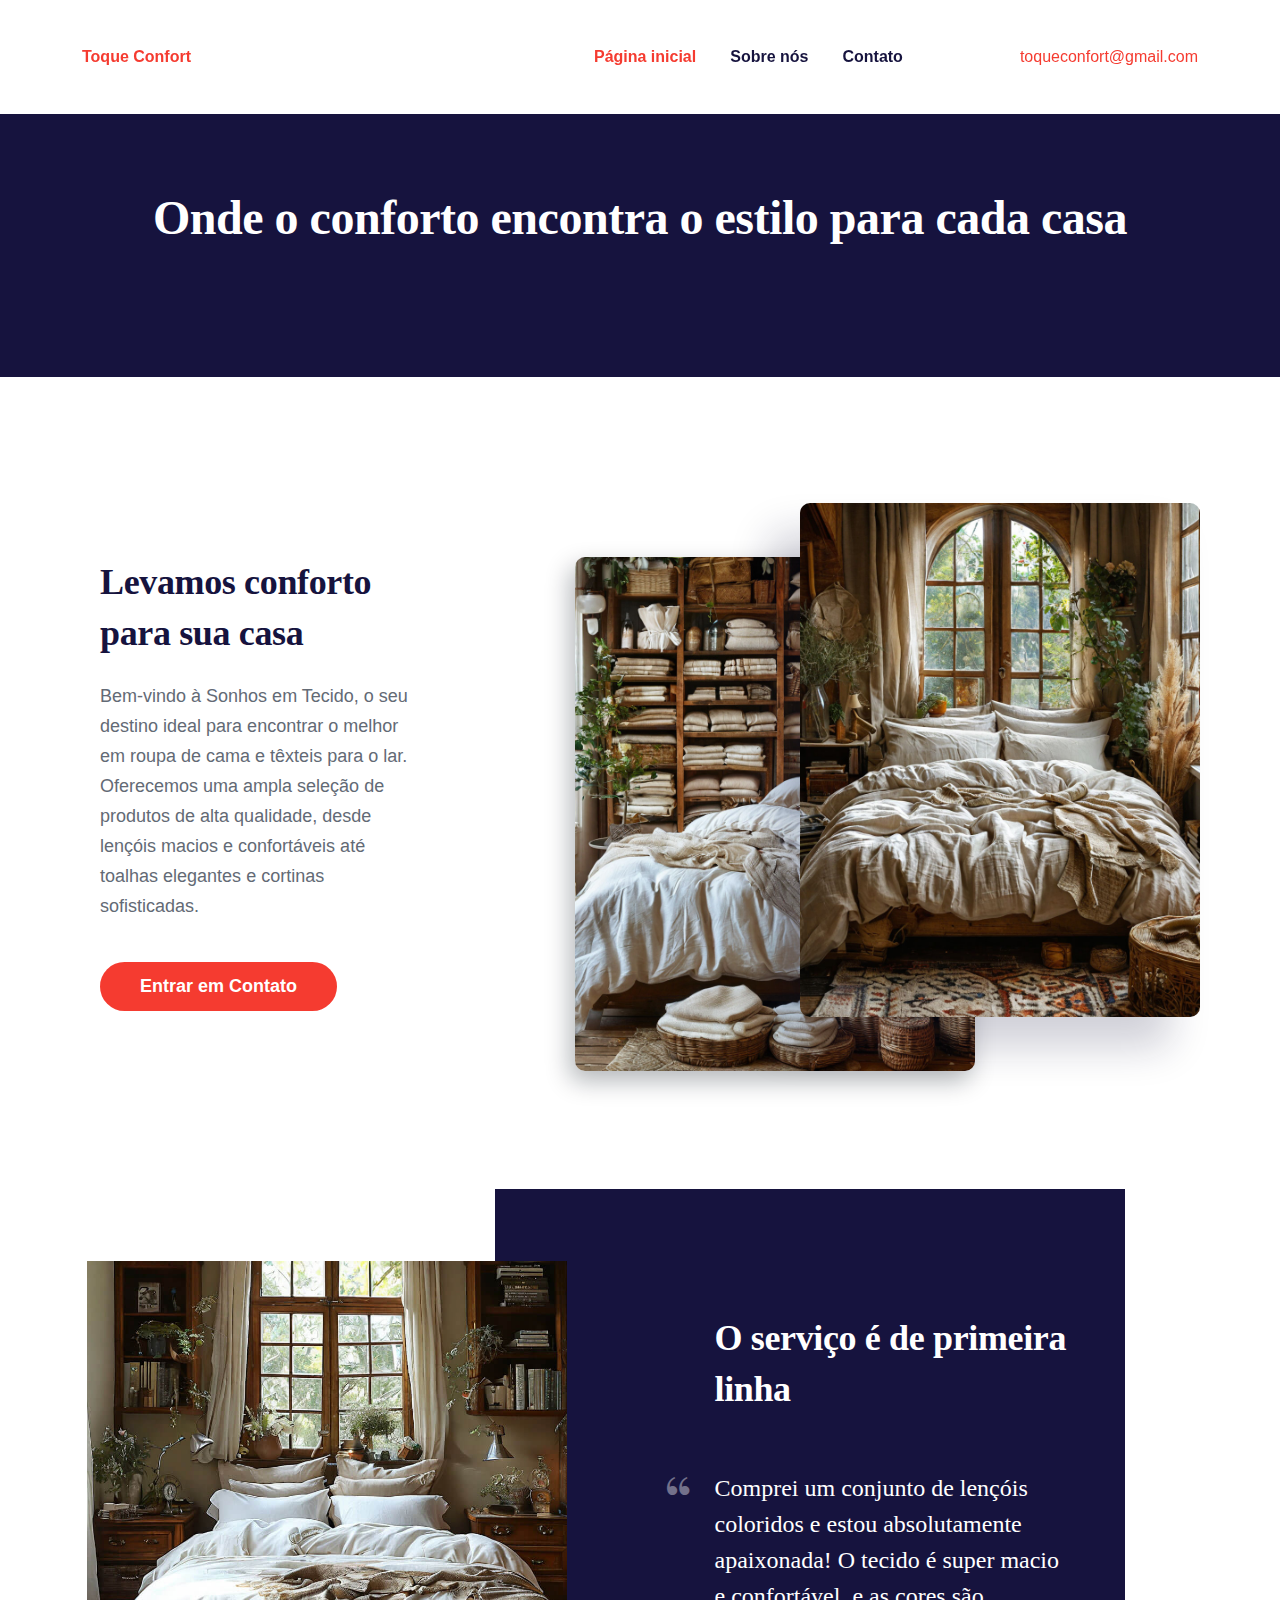
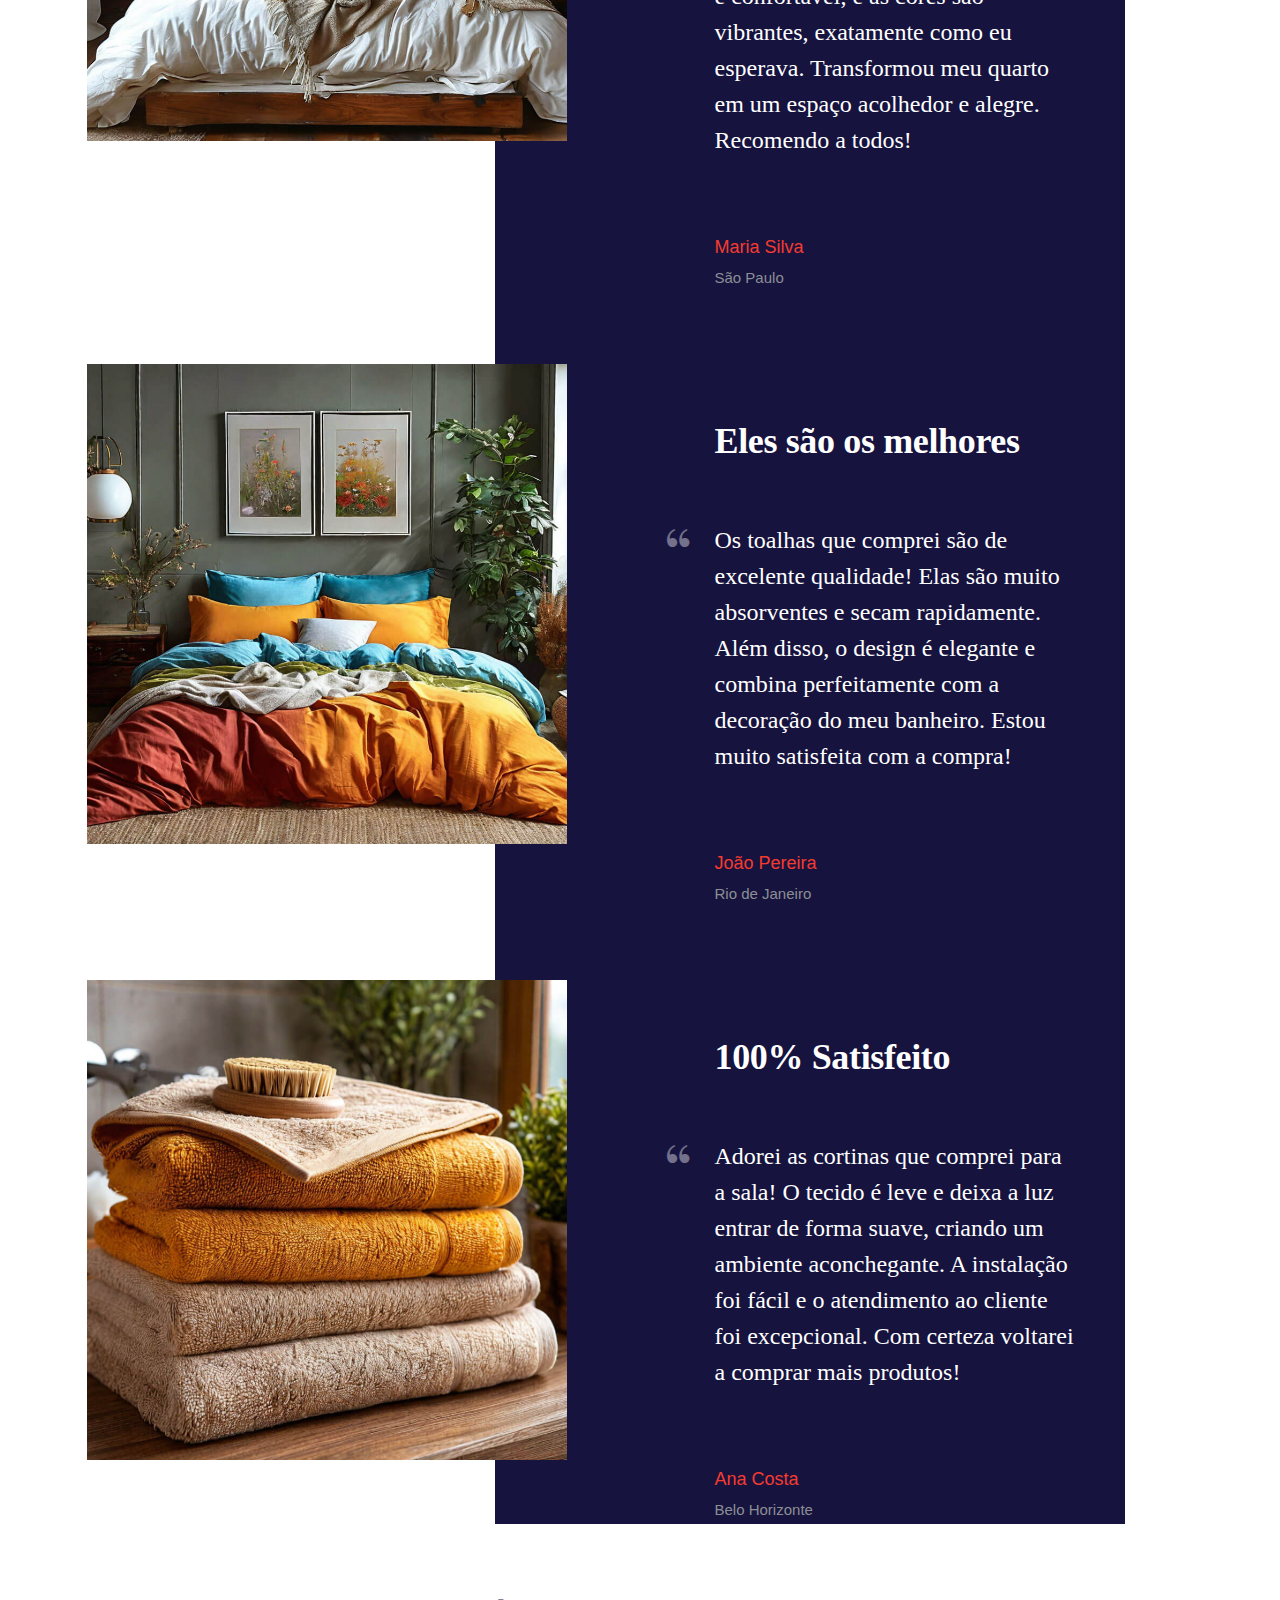
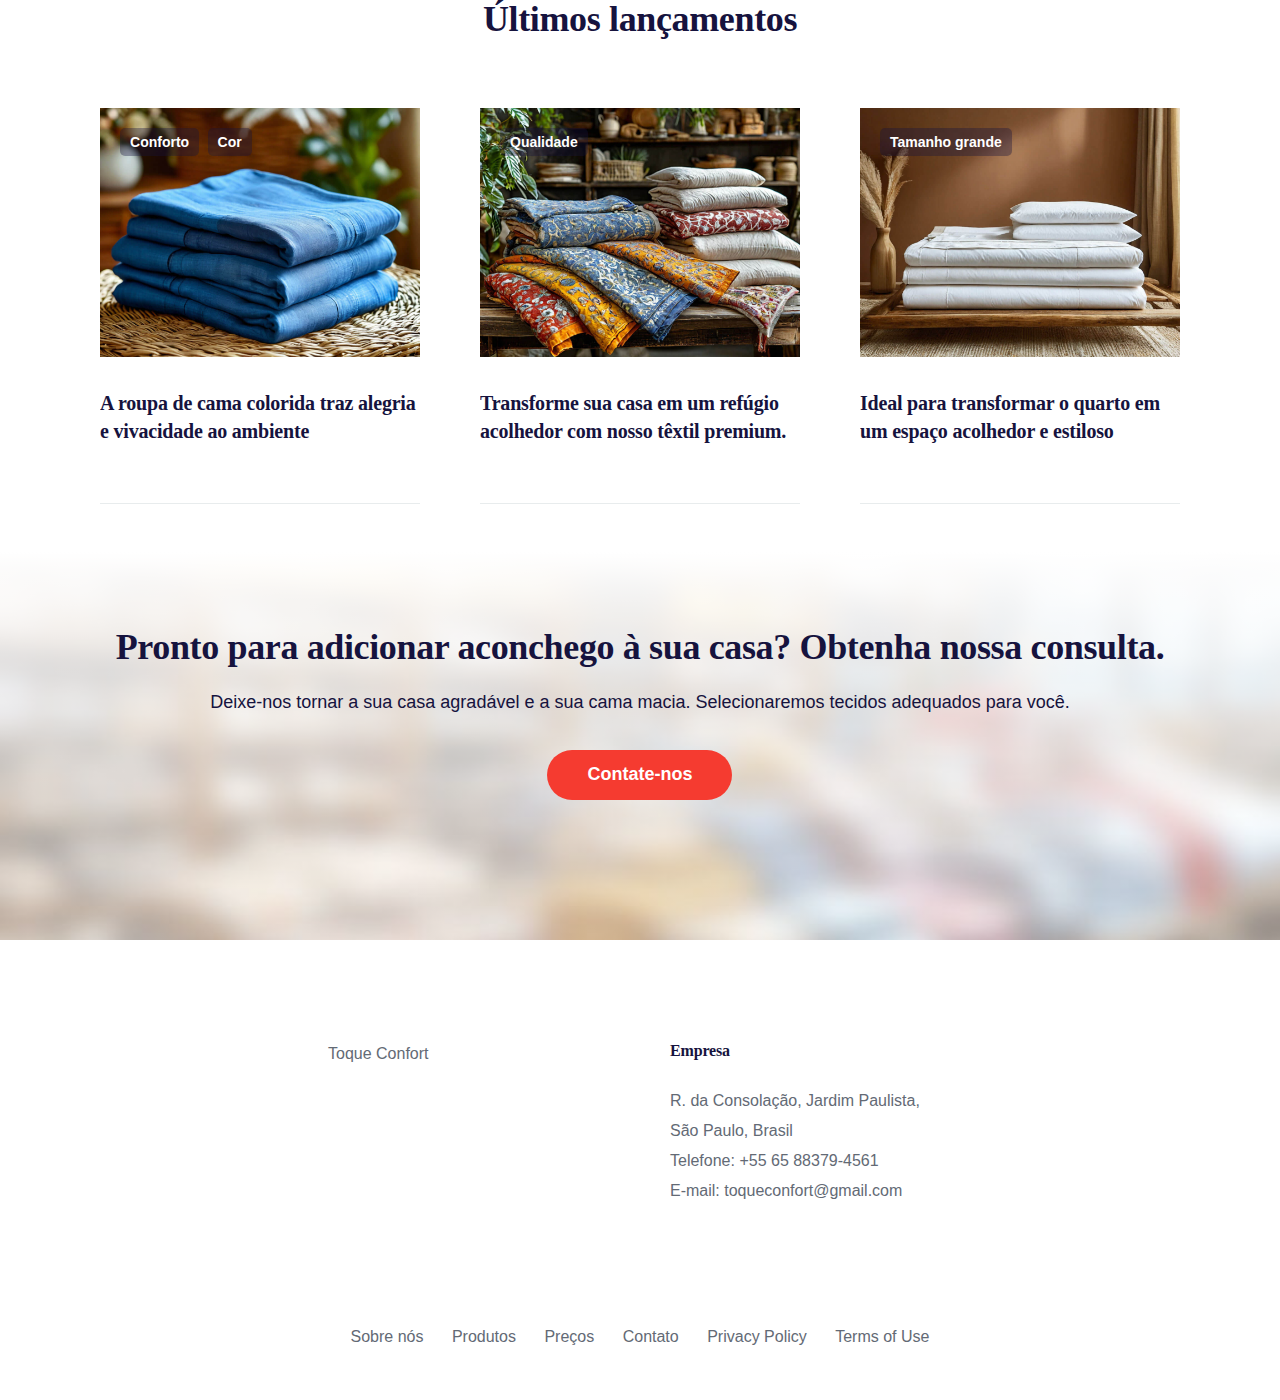
<file: index.html>
<!DOCTYPE html>
<html lang="pt-BR">
<head>
  <title>Toque Confort</title>

  <meta charset="utf-8">
  <!--[if IE]><meta http-equiv='X-UA-Compatible' content='IE=edge,chrome=1'><![endif]-->
  <meta name="viewport" content="width=device-width, initial-scale=1, maximum-scale=1">
  <meta name="description" content="Na Toque Confort, acreditamos que cada detalhe conta.">

  <!-- Css -->
  <link rel="stylesheet" href="css/global.css" />
  <link rel="stylesheet" href="css/font-icons.css" />
  <link rel="stylesheet" href="css/style.css" />

  <!-- Favicons -->
  <link rel="shortcut icon" href="img/latest3.jpeg">

</head>

<body>

  <main class="main-wrapper">

    <!-- Navigation -->
    <header class="nav">
      <div class="nav__holder nav--sticky">
        <div class="container-fluid container-semi-fluid nav__container">
          <div class="flex-parent">

            <div class="nav__header">
              <!-- Logo -->
              <a href="index.html" class="logo-container">
                <div style="font-weight: 700;">Toque Confort</div>
              </a>

              <!-- Mobile toggle -->
              <button type="button" class="nav__icon-toggle" id="nav__icon-toggle" data-toggle="collapse" data-target="#navbar-collapse">
                <span class="sr-only">Toggle navigation</span>
                <span class="nav__icon-toggle-bar"></span>
                <span class="nav__icon-toggle-bar"></span>
                <span class="nav__icon-toggle-bar"></span>
              </button> 
            </div>                      

            <!-- Navbar -->
            <nav id="navbar-collapse" class="nav__wrap collapse navbar-collapse nav--align-right">
              <ul class="nav__menu">
                <li class="nav__dropdown active">
                  <a href="index.html" aria-haspopup="true">Página inicial</a>
                </li>
                <li class="nav__dropdown">
                  <a href="index.html" aria-haspopup="true">Sobre nós</a>
                  <i class="ui-arrow-down nav__dropdown-trigger" role="button" aria-haspopup="true" aria-expanded="false"></i>
                  <ul class="nav__dropdown-menu">
                    <li><a href="about.html">Informação</a></li>
                    <li><a href="services.html">Produtos</a></li>
                    <li><a href="pricing.html">Preços</a></li>
                  </ul>
                </li>
                <li>
                  <a href="contact.html">Contato</a>
                </li>
              </ul> <!-- end menu -->
            </nav> <!-- end nav-wrap -->            


            <!-- Nav Right -->
            <div class="nav__right d-none d-lg-flex">
              <div class="nav__right-item">
                <a href="mailto:toqueconfort@gmail.com">
                  toqueconfort@gmail.com</a
                >
              </div>

            </div> <!-- end nav right -->
        
          </div> <!-- end flex-parent -->
        </div> <!-- end container -->

      </div>
    </header> <!-- end navigation -->

    <div class="content-wrapper oh">

     
      <!-- Services Title -->
      <section class="section-wrap bg-dark">
        <div class="container">
          <div class="title-row mb-56">
            <h1 class="section-title text-center">Onde o conforto encontra o estilo para cada casa</h1>
          </div>
        </div>        
      </section> <!-- end services title -->

      <!-- Promo Section -->
      <section class="section-wrap promo section-wrap--pt-180">
        <div class="container">
          <div class="row">
            <div class="col-lg-4 mb-md-72">
              <h2 class="promo__title">Levamos conforto para sua casa</h2>
              <p class="promo__text lead">Bem-vindo à Sonhos em Tecido, o seu destino ideal para encontrar o melhor em roupa de cama e têxteis para o lar. Oferecemos uma ampla seleção de produtos de alta qualidade, desde lençóis macios e confortáveis até toalhas elegantes e cortinas sofisticadas.</p>
              <a href="contact.html" class="btn btn--lg btn--color">
                <span>Entrar em Contato</span>
              </a>
            </div>
            <div class="col-lg-7 offset-lg-1 mt-md-72">
              <img src="img/home.jpeg" class="promo__img promo__img-1" alt="casa">
              <img src="img/home2.jpeg" class="promo__img promo__img-2" alt="casa">
            </div>
          </div>
        </div> 
      </section> <!-- end promo section -->


      <!-- Testimonials -->
      <section class="section-wrap pt-48">
        <div class="slick-custom-arrows">

          <div class="slick-slide ">
            <div class="testimonial">
              <div class="testimonial__img-holder" style="background-image: url(img/review1.jpeg)">
                <img src="img/review1.jpeg" class="testimonial__img d-none" alt="clientes">
              </div>
              <div class="testimonial__info">
                <div class="testimonial__info-container">
                  <h2 class="section-title">O serviço é de primeira linha</h2>
                  <p class="testimonial__text">Comprei um conjunto de lençóis coloridos e estou absolutamente apaixonada! O tecido é super macio e confortável, e as cores são vibrantes, exatamente como eu esperava. Transformou meu quarto em um espaço acolhedor e alegre. Recomendo a todos!</p>
                  <span class="testimonial__author">Maria Silva</span>
                  <span class="testimonial__company">São Paulo</span>
                </div>
              </div>
            </div>
          </div> <!-- end slide -->

          <div class="slick-slide ">
            <div class="testimonial">
              <div class="testimonial__img-holder" style="background-image: url(img/review2.jpeg)">
                <img src="img/review2.jpeg" class="testimonial__img d-none" alt="clientes">
              </div>
              <div class="testimonial__info">
                <div class="testimonial__info-container">
                  <h2 class="section-title">Eles são os melhores</h2>
                  <p class="testimonial__text">Os toalhas que comprei são de excelente qualidade! Elas são muito absorventes e secam rapidamente. Além disso, o design é elegante e combina perfeitamente com a decoração do meu banheiro. Estou muito satisfeita com a compra!</p>
                  <span class="testimonial__author">João Pereira</span>
                  <span class="testimonial__company">Rio de Janeiro</span>
                </div>
              </div>
            </div>
          </div> <!-- end slide -->

          <div class="slick-slide ">
            <div class="testimonial">
              <div class="testimonial__img-holder" style="background-image: url(img/review3.jpeg)">
                <img src="img/review3.jpeg" class="testimonial__img d-none" alt="clientes">
              </div>
              <div class="testimonial__info">
                <div class="testimonial__info-container">
                  <h2 class="section-title">100% Satisfeito</h2>
                  <p class="testimonial__text">Adorei as cortinas que comprei para a sala! O tecido é leve e deixa a luz entrar de forma suave, criando um ambiente aconchegante. A instalação foi fácil e o atendimento ao cliente foi excepcional. Com certeza voltarei a comprar mais produtos!</p>
                  <span class="testimonial__author">Ana Costa</span>
                  <span class="testimonial__company">Belo Horizonte</span>
                </div>
              </div>
            </div>
          </div> <!-- end slide -->

        </div>
      </section> <!-- end testimonials -->

      <!-- From Blog -->
      <section class="section-wrap pt-0 pb-0" style="padding-top: 20px;">
        <div class="container">
          <div class="title-row text-center">
            <h2 class="section-title">Últimos lançamentos</h2>
          </div>
          <div class="row">

            <div class="col-lg-4">
              <article class="entry entry-card">
                <div class="entry__header">
                  <a href="services.html">
                    <img src="img/latest1.jpeg" class="entry__img" alt="produto">
                  </a>
                  <div class="entry__category">
                    <a href="services.html" class="entry__category-item">Conforto</a>
                    <a href="services.html" class="entry__category-item">Cor</a>
                  </div>
                </div>
                <div class="entry__body">                    
                  <h4 class="entry__title">
                    <a href="services.html">A roupa de cama colorida traz alegria e vivacidade ao ambiente</a>
                  </h4>
                </div>
              </article>
            </div>

            <div class="col-lg-4">
              <article class="entry entry-card">
                <div class="entry__header">
                  <a href="services.html">
                    <img src="img/latest2.jpeg" class="entry__img" alt="produto">
                  </a>
                  <div class="entry__category">
                    <a href="services.html" class="entry__category-item">Qualidade</a>
                  </div>
                </div>
                <div class="entry__body">                    
                  <h4 class="entry__title">
                    <a href="services.html">Transforme sua casa em um refúgio acolhedor com nosso têxtil premium.</a>
                  </h4>
                </div>
              </article>
            </div>

            <div class="col-lg-4">
              <article class="entry entry-card">
                <div class="entry__header">
                  <a href="services.html">
                    <img src="img/latest3.jpeg" class="entry__img" alt="produto">
                  </a>
                  <div class="entry__category">
                    <a href="services.html" class="entry__category-item">Tamanho grande</a>
                  </div>
                </div>
                <div class="entry__body">                    
                  <h4 class="entry__title">
                    <a href="services.html">Ideal para transformar o quarto em um espaço acolhedor e estiloso</a>
                  </h4>
                </div>
              </article>
            </div>

          </div>
        </div>
      </section> <!-- end from blog -->


      <!-- CTA -->
      <section class="section-wrap call-to-action text-center section-wrap--pb-140 bg-white-gradient" style="background-image: url(img/home3.jpg);">
        <div class="container">
          <div class="row justify-content-center">
            <div class="col-lg-6">

              <h3 class="call-to-action__title">
                Pronto para adicionar aconchego à sua casa? Obtenha nossa consulta.
              </h3>
              <p class="call-to-action__text lead">Deixe-nos tornar a sua casa agradável e a sua cama macia. Selecionaremos tecidos adequados para você.</p>
              <a href="contact.html" class="btn btn--lg btn--color">
                <span>Contate-nos</span>
              </a>               

            </div>
          </div>
        </div> 
      </section> <!-- end cta -->

      <!-- Footer -->
      <footer class="footer">
        <div class="container">
          <div class="footer__widgets">
            <div class="row">

              <div class="col-lg-3 col-md-6">
                <div class="widget widget-about-us">
                  <!-- Logo -->
                  <a href="index.html" class="logo-container flex-child">
                    Toque Confort
                  </a>
                </div>
              </div> <!-- end about us -->

              <div class="col-lg-3 col-md-6">
                <div class="widget widget-address">
                  <h5 class="widget-title">Empresa</h5>
                  <ul>
                    <li><a target="_blank" href="https://maps.app.goo.gl/i9WB9ZLtB7BB88Au5">R. da Consolação, Jardim Paulista, São Paulo, Brasil</a></li>
                    <li>
                      <span>Telefone: </span>
                      <a href="tel:+55-65-88379-4561">+55 65 88379-4561</a>
                    </li>
                    <li>
                      <span>E-mail: </span>
                      <a href="mailto:toqueconfort@gmail.com">
                        toqueconfort@gmail.com</a
                      > 
                    </li>
                  </ul>
                </div>
              </div>           

            </div>
          </div>    
        </div> <!-- end container -->

        <div class="footer__bottom">
          <div class="container">
            <div class="row">              
              <div class="col-lg-6">
                <div class="widget widget_nav_menu">
                  <ul>
                    <li><a href="about.html">Sobre nós</a></li>
                    <li><a href="services.html">Produtos</a></li>
                    <li><a href="pricing.html">Preços</a></li>
                    <li><a href="contact.html">Contato</a></li>
                    <li><a href="privacy-policy.html">Privacy Policy</a></li>
                    <li><a href="terms-conditions.html">Terms of Use</a></li>
                  </ul>
                </div>
              </div>
            </div>            
          </div>
        </div> <!-- end footer bottom -->
      </footer> <!-- end footer -->

    </div> <!-- end content wrapper -->
  </main> <!-- end main wrapper -->
  <script src="script.js"></script>
</body>
</html>
</file>
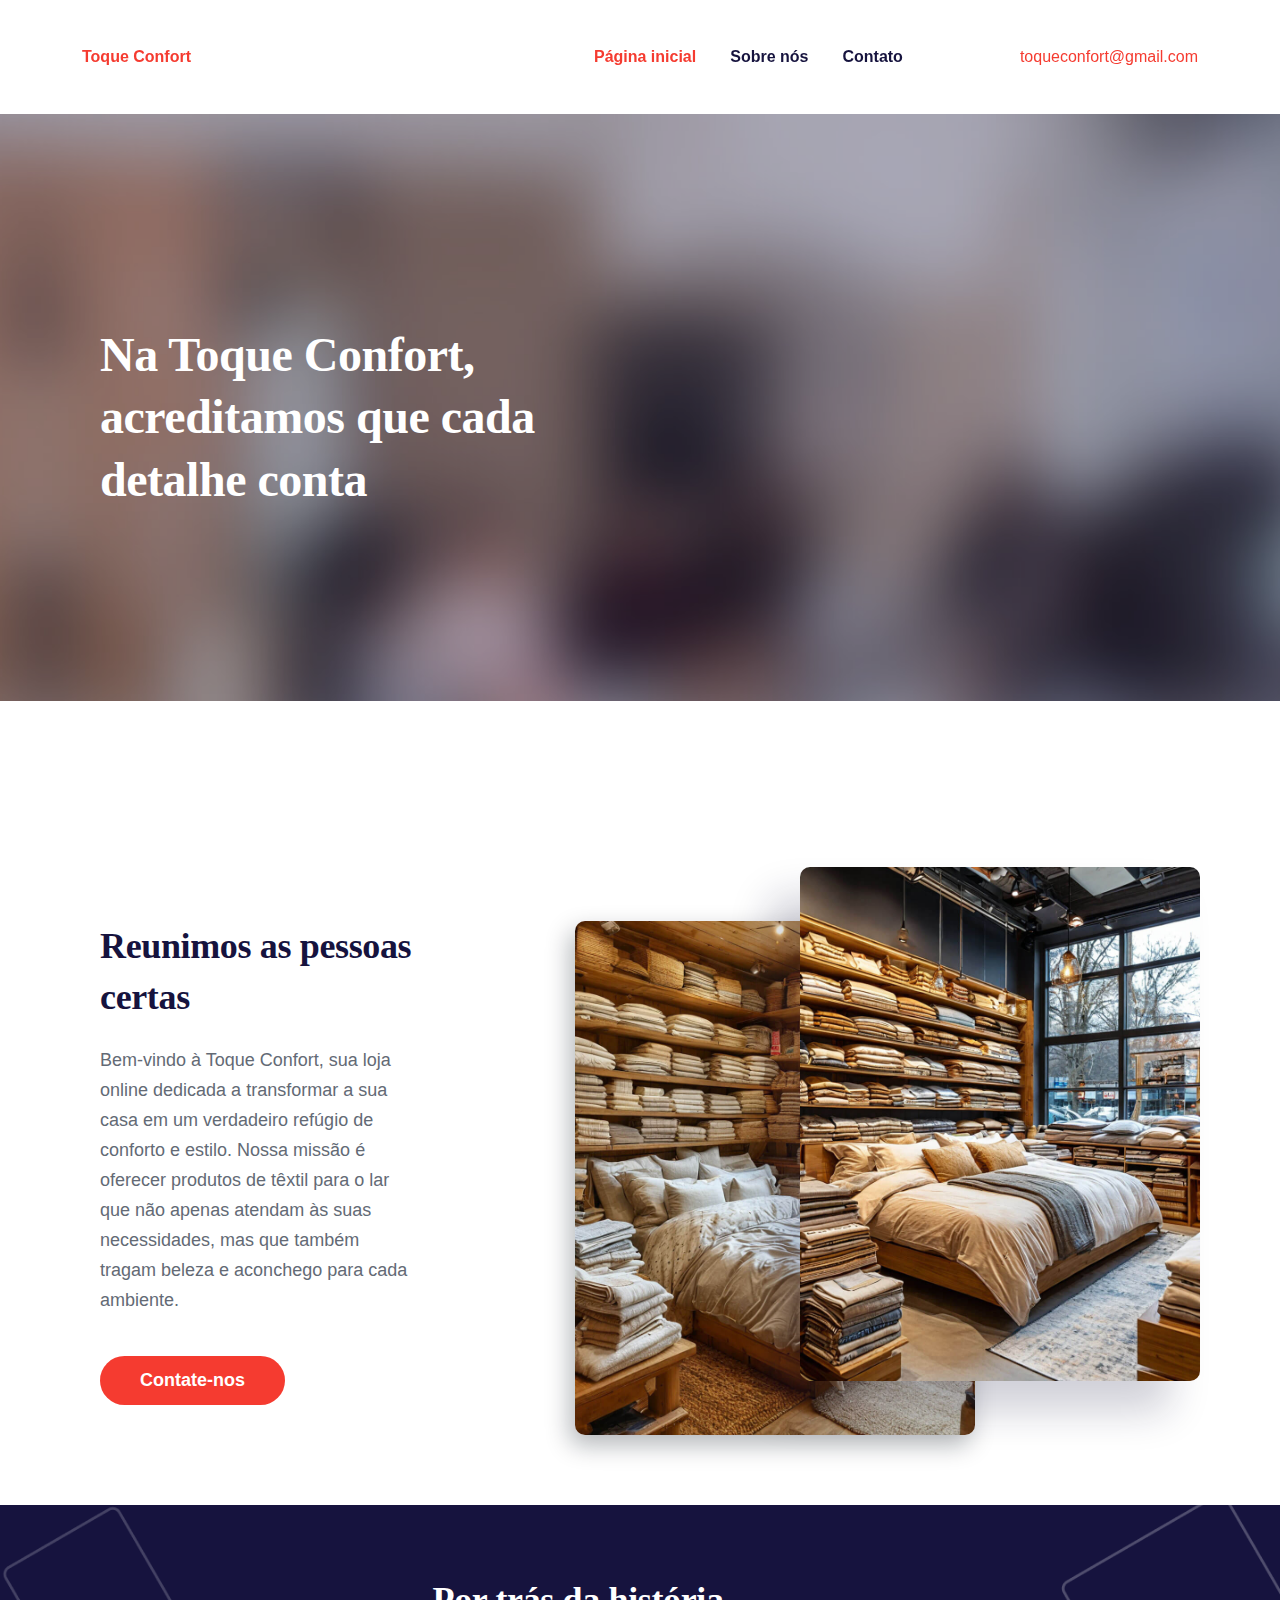
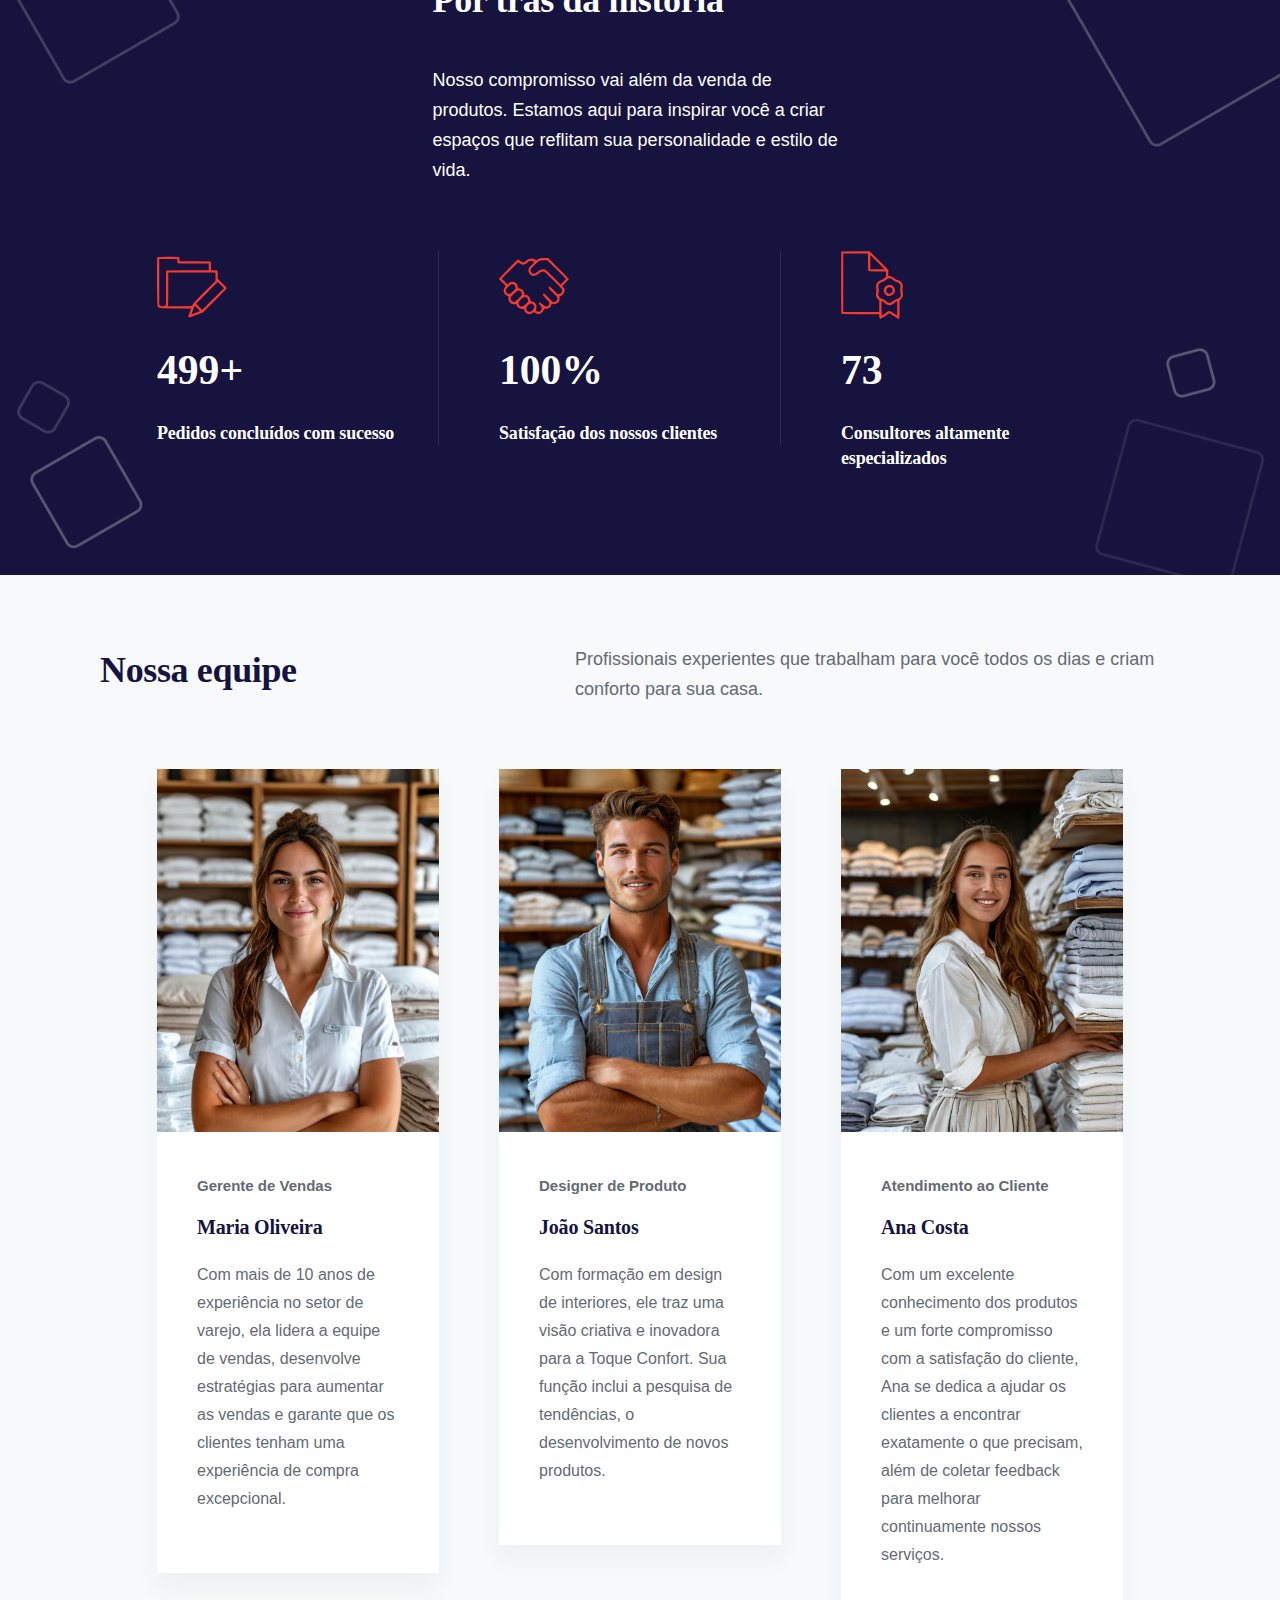
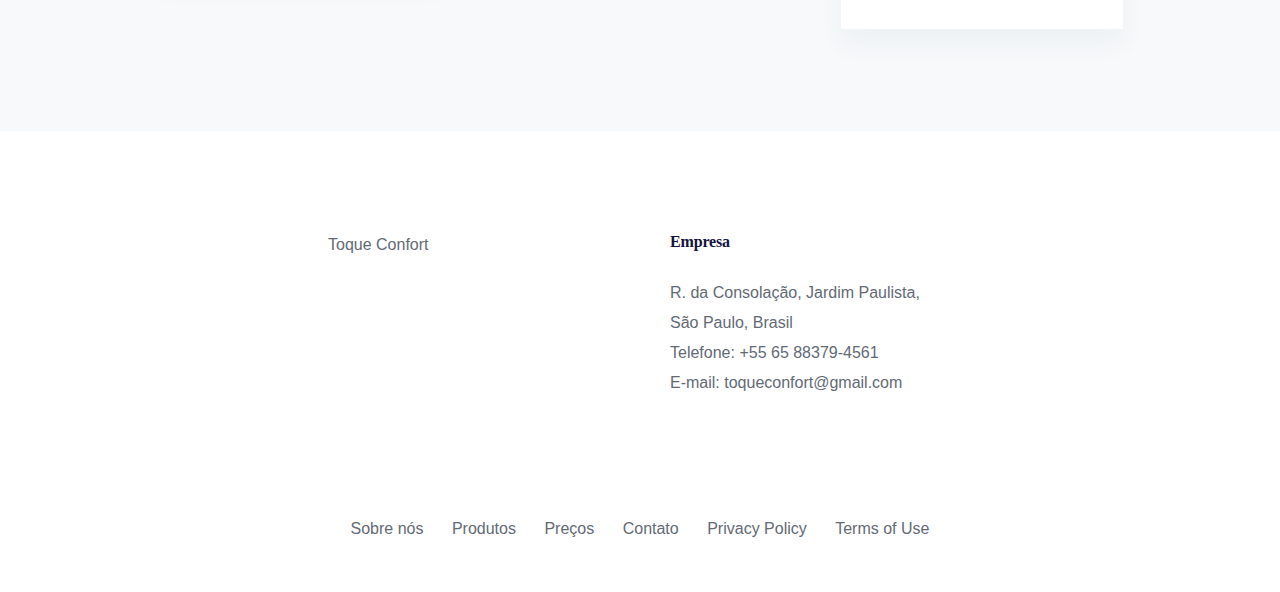
<file: about.html>
<!DOCTYPE html>
<html lang="pt-BR">
<head>
  <title>Toque Confort - Sobre nós</title>

  <meta charset="utf-8">
  <!--[if IE]><meta http-equiv='X-UA-Compatible' content='IE=edge,chrome=1'><![endif]-->
  <meta name="viewport" content="width=device-width, initial-scale=1, maximum-scale=1">
  <meta name="description" content="Explore nossa coleção e descubra como pequenos toques de têxtil">

  <!-- Css -->
  <link rel="stylesheet" href="css/global.css" />
  <link rel="stylesheet" href="css/font-icons.css" />
  <link rel="stylesheet" href="css/style.css" />

  <!-- Favicons -->
  <link rel="shortcut icon" href="img/latest3.jpeg">

</head>

<body>

  <main class="main-wrapper">

    <!-- Navigation -->
    <header class="nav">
      <div class="nav__holder nav--sticky">
        <div class="container-fluid container-semi-fluid nav__container">
          <div class="flex-parent">

            <div class="nav__header">
              <!-- Logo -->
              <a href="index.html" class="logo-container">
                <div style="font-weight: 700;">Toque Confort</div>
              </a>

              <!-- Mobile toggle -->
              <button type="button" class="nav__icon-toggle" id="nav__icon-toggle" data-toggle="collapse" data-target="#navbar-collapse">
                <span class="sr-only">Toggle navigation</span>
                <span class="nav__icon-toggle-bar"></span>
                <span class="nav__icon-toggle-bar"></span>
                <span class="nav__icon-toggle-bar"></span>
              </button> 
            </div>                      

            <!-- Navbar -->
            <nav id="navbar-collapse" class="nav__wrap collapse navbar-collapse nav--align-right">
              <ul class="nav__menu">
                <li class="nav__dropdown active">
                  <a href="index.html" aria-haspopup="true">Página inicial</a>
                </li>
                <li class="nav__dropdown">
                  <a href="index.html" aria-haspopup="true">Sobre nós</a>
                  <i class="ui-arrow-down nav__dropdown-trigger" role="button" aria-haspopup="true" aria-expanded="false"></i>
                  <ul class="nav__dropdown-menu">
                    <li><a href="about.html">Informação</a></li>
                    <li><a href="services.html">Produtos</a></li>
                    <li><a href="pricing.html">Preços</a></li>
                  </ul>
                </li>
                <li>
                  <a href="contact.html">Contato</a>
                </li>
              </ul> <!-- end menu -->
            </nav> <!-- end nav-wrap -->            


            <!-- Nav Right -->
            <div class="nav__right d-none d-lg-flex">
              <div class="nav__right-item">
                <a href="mailto:toqueconfort@gmail.com">
                  toqueconfort@gmail.com</a
                >
              </div>

            </div> <!-- end nav right -->
        
          </div> <!-- end flex-parent -->
        </div> <!-- end container -->

      </div>
    </header> <!-- end navigation -->

    <div class="content-wrapper oh">

      <!-- Page Title -->
      <section class="page-title bg-img bg-overlay" style="background-image: url(img/about_us.jpg)">
        <div class="container">
          <div class="page-title__holder">
            <h1 class="page-title__title">Na Toque Confort, acreditamos que cada detalhe conta</h1>
          </div>
        </div>
      </section> <!-- end page title -->

			<!-- Promo Section -->
      <section class="section-wrap promo section-wrap--pt-220">
        <div class="container">
          <div class="row">
            <div class="col-lg-4 mb-md-72">
              <h2 class="promo__title">Reunimos as pessoas certas</h2>
              <p class="promo__text lead">Bem-vindo à Toque Confort, sua loja online dedicada a transformar a sua casa em um verdadeiro refúgio de conforto e estilo. Nossa missão é oferecer produtos de têxtil para o lar que não apenas atendam às suas necessidades, mas que também tragam beleza e aconchego para cada ambiente.</p>
              <a href="contact.html" class="btn btn--lg btn--color">
                <span>Contate-nos</span>
              </a>
            </div>
            <div class="col-lg-7 offset-lg-1 mt-md-72">
              <img src="img/shop1.jpeg" class="promo__img promo__img-1" alt="shop">
              <img src="img/shop2.jpeg" class="promo__img promo__img-2" alt="shop">
            </div>
          </div>
        </div> 
      </section> <!-- end promo section -->


      <!-- Statistic -->
      <section class="section-wrap bg-dark pb-40 pb-md-24" style="background-image: url(img/pattern.png)">
        <div class="container">
          <div class="row title-row">
            <div class="col-lg-5">
              <h2 class="section-title mb-40 mb-sm-24">Por trás da história</h2>
              <p class="subtitle lead">Nosso compromisso vai além da venda de produtos. Estamos aqui para inspirar você a criar espaços que reflitam sua personalidade e estilo de vida.</p>
            </div>
          </div> <!-- end title row -->

          <div class="row statistic-row">
            <div class="col-lg-3 col-sm-6">
              <div class="statistic">
                <i class="statistic__icon o-edit-folder-1"></i>
                <span class="statistic__number">499+</span>
                <h5 class="statistic__title">Pedidos concluídos com sucesso</h5>
              </div>
            </div>
            <div class="col-lg-3 col-sm-6">
              <div class="statistic">
                <i class="statistic__icon o-handshake-1"></i>
                <span class="statistic__number">100%</span>
                <h5 class="statistic__title">Satisfação dos nossos clientes</h5>
              </div>
            </div>
            <div class="col-lg-3 col-sm-6">
              <div class="statistic">
                <i class="statistic__icon o-certificate-1"></i>
                <span class="statistic__number">73</span>
                <h5 class="statistic__title">Consultores altamente especializados</h5>
              </div>
            </div>
          </div>

        </div> 
			</section> <!-- end statistic -->


      <!-- Team -->
      <section class="section-wrap bg-light">
        <div class="container">        
          <div class="row title-row">
            
            <div class="col-lg-4">
              <h2 class="section-title">Nossa equipe</h2>
            </div>

            <div class="col-lg-7 offset-lg-1">
              <p class="lead mb-0">Profissionais experientes que trabalham para você todos os dias e criam conforto para sua casa.</p>
            </div>

          </div> <!-- end row -->

          <div class="slick-team slick-slider-row">

            <div class="slick-slide slick-slider-col">
              <div class="team box-shadow hover-down">
                <div class="team__img-holder">
                  <img src="img/woman1.jpeg" alt="worker" class="team__img">
                </div>
                <div class="team__body">
                  <span class="team__occupation">Gerente de Vendas</span>
                  <h5 class="team__name">Maria Oliveira</h5>
                  <p class="team__text">
                    Com mais de 10 anos de experiência no setor de varejo, ela lidera a equipe de vendas, desenvolve estratégias para aumentar as vendas e garante que os clientes tenham uma experiência de compra excepcional.
                  </p>                  

                </div>
              </div>
            </div>

            <div class="slick-slide slick-slider-col">
              <div class="team box-shadow hover-down">
                <div class="team__img-holder">
                  <img src="img/man.jpeg" alt="worker" class="team__img">
                </div>
                <div class="team__body">
                  <span class="team__occupation">Designer de Produto</span>
                  <h5 class="team__name">João Santos</h5>
                  <p class="team__text">
                    Com formação em design de interiores, ele traz uma visão criativa e inovadora para a Toque Confort. Sua função inclui a pesquisa de tendências, o desenvolvimento de novos produtos.
                  </p>                  

                </div>
              </div>
            </div>

            <div class="slick-slide slick-slider-col">
              <div class="team box-shadow hover-down">
                <div class="team__img-holder">
                  <img src="img/woman2.jpeg" alt="worker" class="team__img">
                </div>
                <div class="team__body">
                  <span class="team__occupation">Atendimento ao Cliente</span>
                  <h5 class="team__name">Ana Costa</h5>
                  <p class="team__text">
                    Com um excelente conhecimento dos produtos e um forte compromisso com a satisfação do cliente, Ana se dedica a ajudar os clientes a encontrar exatamente o que precisam, além de coletar feedback para melhorar continuamente nossos serviços.
                  </p>                  

                </div>
              </div>
            </div>

          </div> <!-- end slider -->

        </div>
      </section> <!-- end team -->

      <footer class="footer">
        <div class="container">
          <div class="footer__widgets">
            <div class="row">

              <div class="col-lg-3 col-md-6">
                <div class="widget widget-about-us">
                  <!-- Logo -->
                  <a href="index.html" class="logo-container flex-child">
                    Toque Confort
                  </a>
                </div>
              </div> <!-- end about us -->

              <div class="col-lg-3 col-md-6">
                <div class="widget widget-address">
                  <h5 class="widget-title">Empresa</h5>
                  <ul>
                    <li><a target="_blank" href="https://maps.app.goo.gl/i9WB9ZLtB7BB88Au5">R. da Consolação, Jardim Paulista, São Paulo, Brasil</a></li>
                    <li>
                      <span>Telefone: </span>
                      <a href="tel:+55-65-88379-4561">+55 65 88379-4561</a>
                    </li>
                    <li>
                      <span>E-mail: </span>
                      <a href="mailto:toqueconfort@gmail.com">
                        toqueconfort@gmail.com</a
                      > 
                    </li>
                  </ul>
                </div>
              </div>           

            </div>
          </div>    
        </div> <!-- end container -->

        <div class="footer__bottom">
          <div class="container">
            <div class="row">              
              <div class="col-lg-6">
                <div class="widget widget_nav_menu">
                  <ul>
                    <li><a href="about.html">Sobre nós</a></li>
                    <li><a href="services.html">Produtos</a></li>
                    <li><a href="pricing.html">Preços</a></li>
                    <li><a href="contact.html">Contato</a></li>
                    <li><a href="privacy-policy.html">Privacy Policy</a></li>
                    <li><a href="terms-conditions.html">Terms of Use</a></li>
                  </ul>
                </div>
              </div>
            </div>            
          </div>
        </div> <!-- end footer bottom -->
      </footer> <!-- end footer -->

    </div> <!-- end content wrapper -->
  </main> <!-- end main wrapper -->
  <script src="script.js"></script>
</body>
</html>
</file>
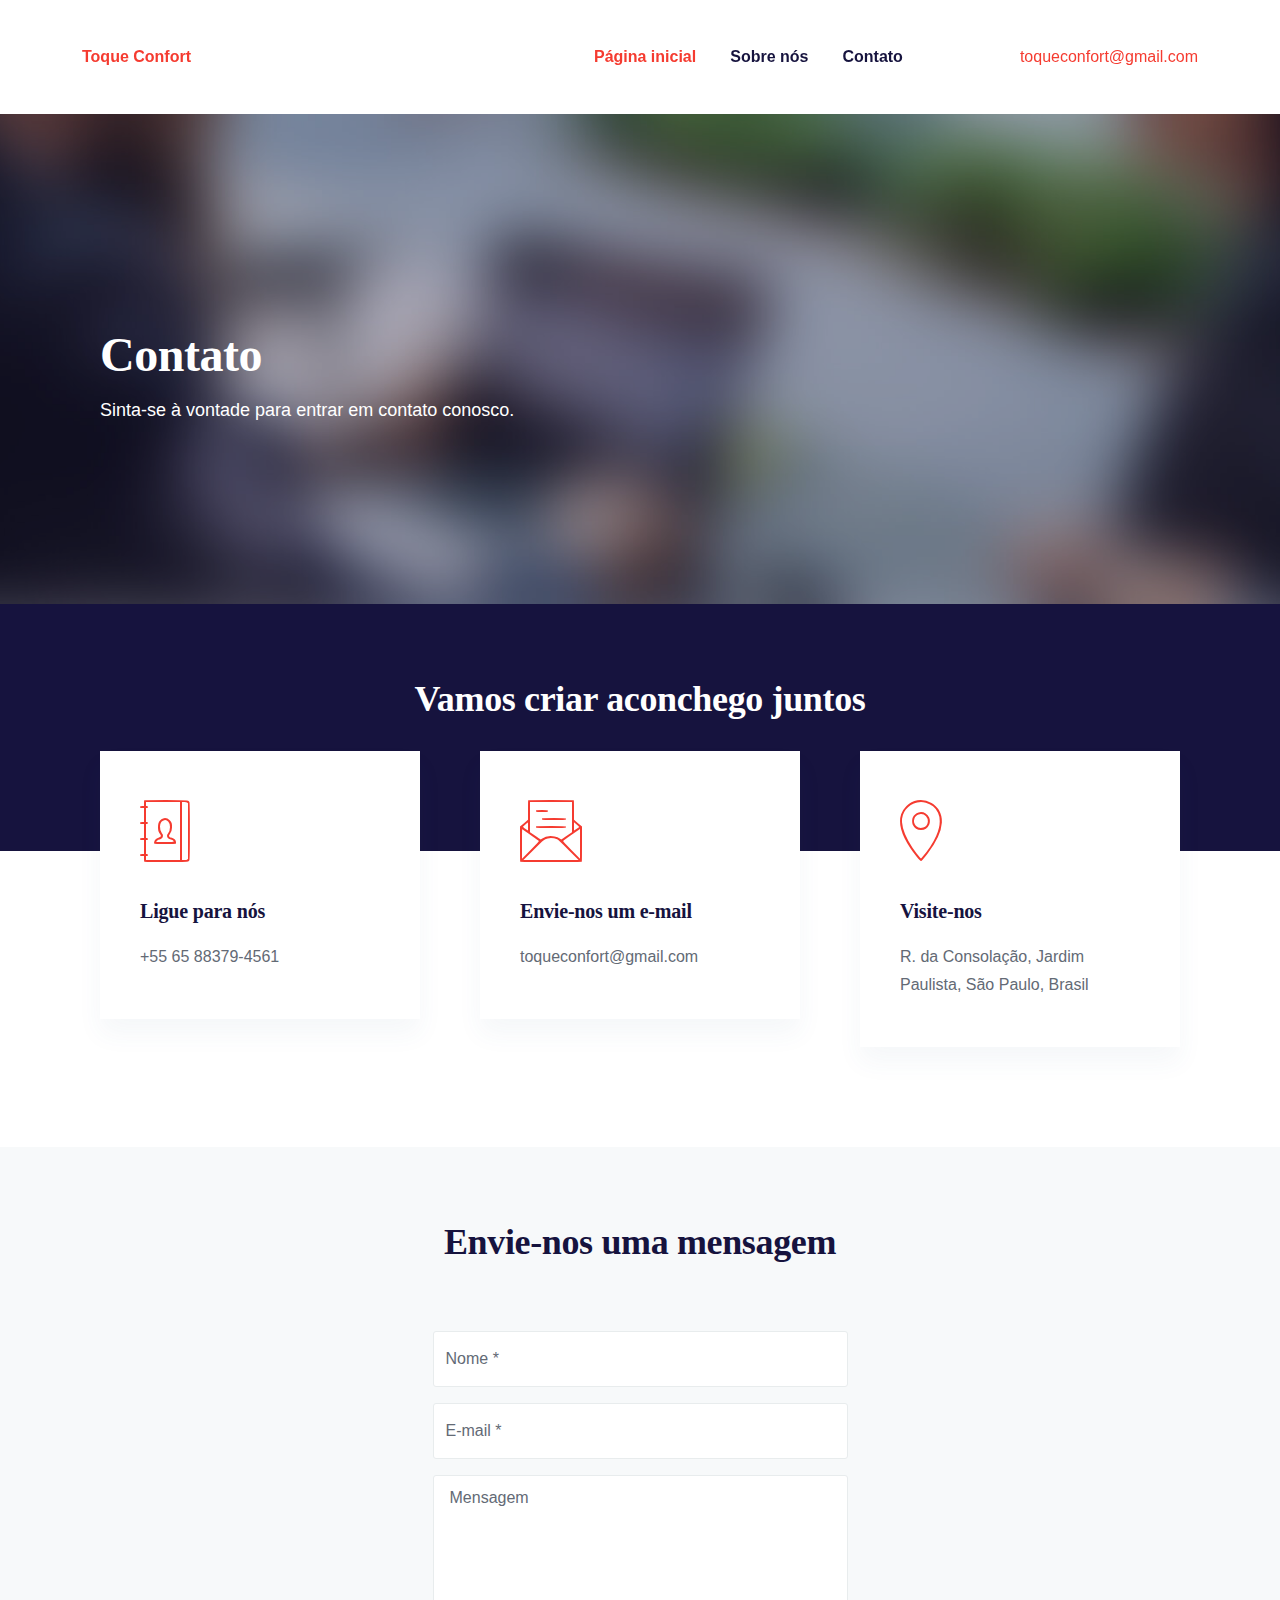
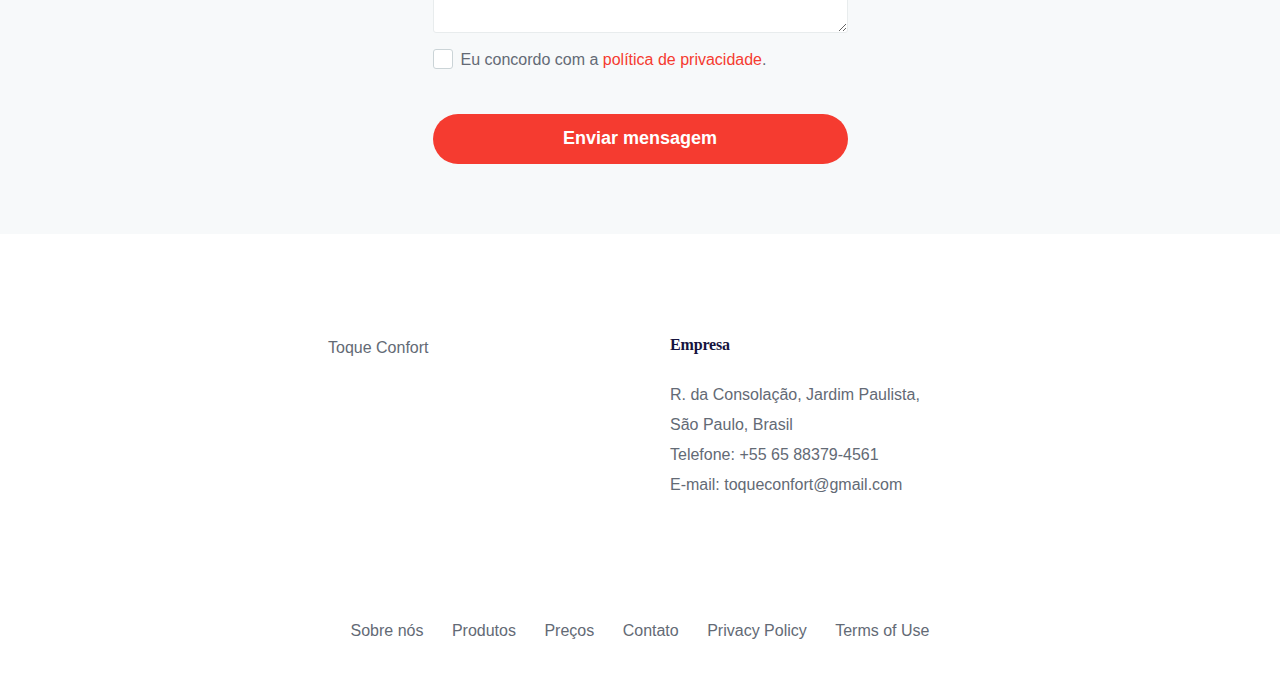
<file: contact.html>
<!DOCTYPE html>
<html lang="pt-BR">
<head>
  <title>Toque Confort - Contato</title>

  <meta charset="utf-8">
  <!--[if IE]><meta http-equiv='X-UA-Compatible' content='IE=edge,chrome=1'><![endif]-->
  <meta name="viewport" content="width=device-width, initial-scale=1, maximum-scale=1">
  <meta name="description" content="Além disso, valorizamos a satisfação de nossos clientes.">

  <!-- Css -->
  <link rel="stylesheet" href="css/global.css" />
  <link rel="stylesheet" href="css/font-icons.css" />
  <link rel="stylesheet" href="css/style.css" />

  <!-- Favicons -->
  <link rel="shortcut icon" href="img/latest3.jpeg">

</head>

<body>

  <main class="main-wrapper">

    <!-- Navigation -->
    <header class="nav">
      <div class="nav__holder nav--sticky">
        <div class="container-fluid container-semi-fluid nav__container">
          <div class="flex-parent">

            <div class="nav__header">
              <!-- Logo -->
              <a href="index.html" class="logo-container">
                <div style="font-weight: 700;">Toque Confort</div>
              </a>

              <!-- Mobile toggle -->
              <button type="button" class="nav__icon-toggle" id="nav__icon-toggle" data-toggle="collapse" data-target="#navbar-collapse">
                <span class="sr-only">Toggle navigation</span>
                <span class="nav__icon-toggle-bar"></span>
                <span class="nav__icon-toggle-bar"></span>
                <span class="nav__icon-toggle-bar"></span>
              </button> 
            </div>                      

            <!-- Navbar -->
            <nav id="navbar-collapse" class="nav__wrap collapse navbar-collapse nav--align-right">
              <ul class="nav__menu">
                <li class="nav__dropdown active">
                  <a href="index.html" aria-haspopup="true">Página inicial</a>
                </li>
                <li class="nav__dropdown">
                  <a href="index.html" aria-haspopup="true">Sobre nós</a>
                  <i class="ui-arrow-down nav__dropdown-trigger" role="button" aria-haspopup="true" aria-expanded="false"></i>
                  <ul class="nav__dropdown-menu">
                    <li><a href="about.html">Informação</a></li>
                    <li><a href="services.html">Produtos</a></li>
                    <li><a href="pricing.html">Preços</a></li>
                  </ul>
                </li>
                <li>
                  <a href="contact.html">Contato</a>
                </li>
              </ul> <!-- end menu -->
            </nav> <!-- end nav-wrap -->            


            <!-- Nav Right -->
            <div class="nav__right d-none d-lg-flex">
              <div class="nav__right-item">
                <a href="mailto:toqueconfort@gmail.com">
                  toqueconfort@gmail.com</a
                >
              </div>

            </div> <!-- end nav right -->
        
          </div> <!-- end flex-parent -->
        </div> <!-- end container -->

      </div>
    </header> <!-- end navigation -->

    <div class="content-wrapper oh">

      <!-- Page Title -->
      <section class="page-title bg-img bg-overlay" style="background-image: url(img/contact.jpg)">
        <div class="container">
          <div class="page-title__holder">
            <h1 class="page-title__title">Contato</h1>
            <p class="subtitle">Sinta-se à vontade para entrar em contato conosco.</p>
          </div>
        </div>
      </section> <!-- end page title -->

			<!-- Contact Title -->
      <section class="section-wrap bg-dark">
        <div class="container">
          <div class="title-row mb-56">
            <h2 class="section-title text-center">Vamos criar aconchego juntos</h2>
          </div>
        </div>        
      </section> <!-- end contact title -->

      <!-- Service Boxes -->
      <div class="section-wrap offset-top-100 pt-0">
        <div class="container">      
          <div class="row">

            <div class="col-lg-4">
              <div class="service box-shadow hover-line hover-down">
                <i class="service__icon o-contact-1"></i>
                <h4 class="service__title">Ligue para nós</h4>
                <p class="service__text"><a href="tel:+55-65-88379-4561">+55 65 88379-4561</a></p>
              </div>
            </div>

            <div class="col-lg-4">
              <div class="service box-shadow hover-line hover-down">
                <i class="service__icon o-read-email-1"></i>
                <h4 class="service__title">Envie-nos um e-mail</h4>
                <p class="service__text"><a href="mailto:toqueconfort@gmail.com">toqueconfort@gmail.com</a></p>
              </div>
            </div>

            <div class="col-lg-4">
              <div class="service box-shadow hover-line hover-down">
                <i class="service__icon o-pin-1"></i>
                <h4 class="service__title">Visite-nos</h4>
                <a target="_blank" href="https://maps.app.goo.gl/i9WB9ZLtB7BB88Au5">R. da Consolação, Jardim Paulista, São Paulo, Brasil</a>
              </div>
            </div>

          </div>
        </div>
      </div> <!-- end service boxes -->

      <!-- Contact Form -->
      <section class="section-wrap bg-light">
        <div class="container">

          <div class="title-row text-center">
            <h2 class="section-title">Envie-nos uma mensagem</h2>
          </div>

          <div class="row justify-content-center">
            <div class="col-lg-5">
              <!-- Contact Form -->
              <form id="contact-form" class="contact-form" method="post" action="thanks_form.php">

                <div class="form-group">
                  <input name="name" class="form-group__input" id="name" type="text" placeholder="Nome *" required>
                </div>

                <div class="form-group">
                  <input name="email" id="email" type="email" placeholder="E-mail *" required>
                </div>

                <div class="contact-message">
                  <textarea id="message" name="message" rows="5" placeholder="Mensagem" required></textarea>
                </div>

                <div class="consent-checkbox">
                  <label>
                    <input class="consent-checkbox__input" type="checkbox" name="your-consent" required>
                    <span class="consent-checkbox__label">Eu concordo com a <a href="privacy-policy.html">política de privacidade</a>.</span>
                  </label> 
                </div>

                <input type="submit" class="btn btn--lg btn--color btn--wide btn--button" value="Enviar mensagem" id="submit-message">
                <div id="msg" class="message"></div>
              </form>
            </div>
          </div>

        </div>
      </section> <!-- end contact form -->

      <footer class="footer">
        <div class="container">
          <div class="footer__widgets">
            <div class="row">

              <div class="col-lg-3 col-md-6">
                <div class="widget widget-about-us">
                  <!-- Logo -->
                  <a href="index.html" class="logo-container flex-child">
                    Toque Confort
                  </a>
                </div>
              </div> <!-- end about us -->

              <div class="col-lg-3 col-md-6">
                <div class="widget widget-address">
                  <h5 class="widget-title">Empresa</h5>
                  <ul>
                    <li><a target="_blank" href="https://maps.app.goo.gl/i9WB9ZLtB7BB88Au5">R. da Consolação, Jardim Paulista, São Paulo, Brasil</a></li>
                    <li>
                      <span>Telefone: </span>
                      <a href="tel:+55-65-88379-4561">+55 65 88379-4561</a>
                    </li>
                    <li>
                      <span>E-mail: </span>
                      <a href="mailto:toqueconfort@gmail.com">
                        toqueconfort@gmail.com</a
                      > 
                    </li>
                  </ul>
                </div>
              </div>           

            </div>
          </div>    
        </div> <!-- end container -->

        <div class="footer__bottom">
          <div class="container">
            <div class="row">              
              <div class="col-lg-6">
                <div class="widget widget_nav_menu">
                  <ul>
                    <li><a href="about.html">Sobre nós</a></li>
                    <li><a href="services.html">Produtos</a></li>
                    <li><a href="pricing.html">Preços</a></li>
                    <li><a href="contact.html">Contato</a></li>
                    <li><a href="privacy-policy.html">Privacy Policy</a></li>
                    <li><a href="terms-conditions.html">Terms of Use</a></li>
                  </ul>
                </div>
              </div>
            </div>            
          </div>
        </div> <!-- end footer bottom -->
      </footer> <!-- end footer -->

    </div> <!-- end content wrapper -->
  </main> <!-- end main wrapper -->
  <script src="script.js"></script>
</body>
</html>
</file>
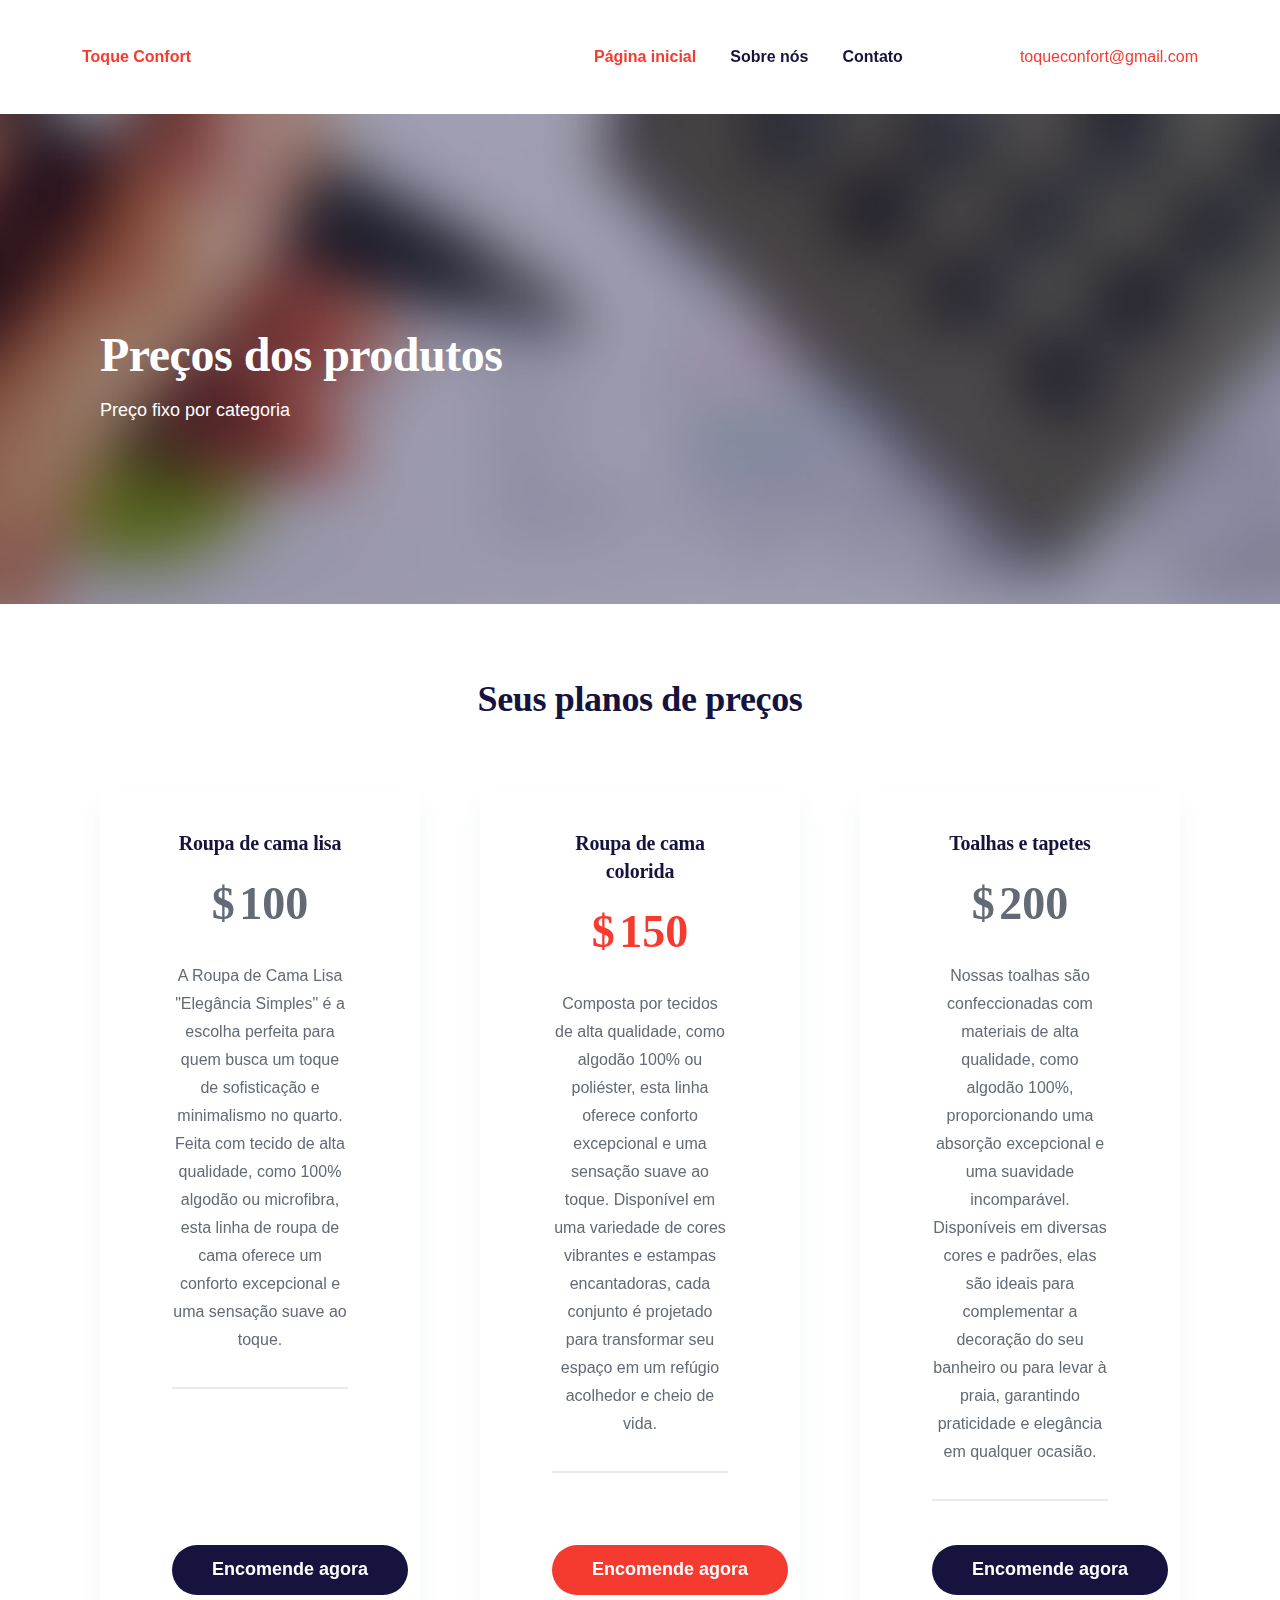
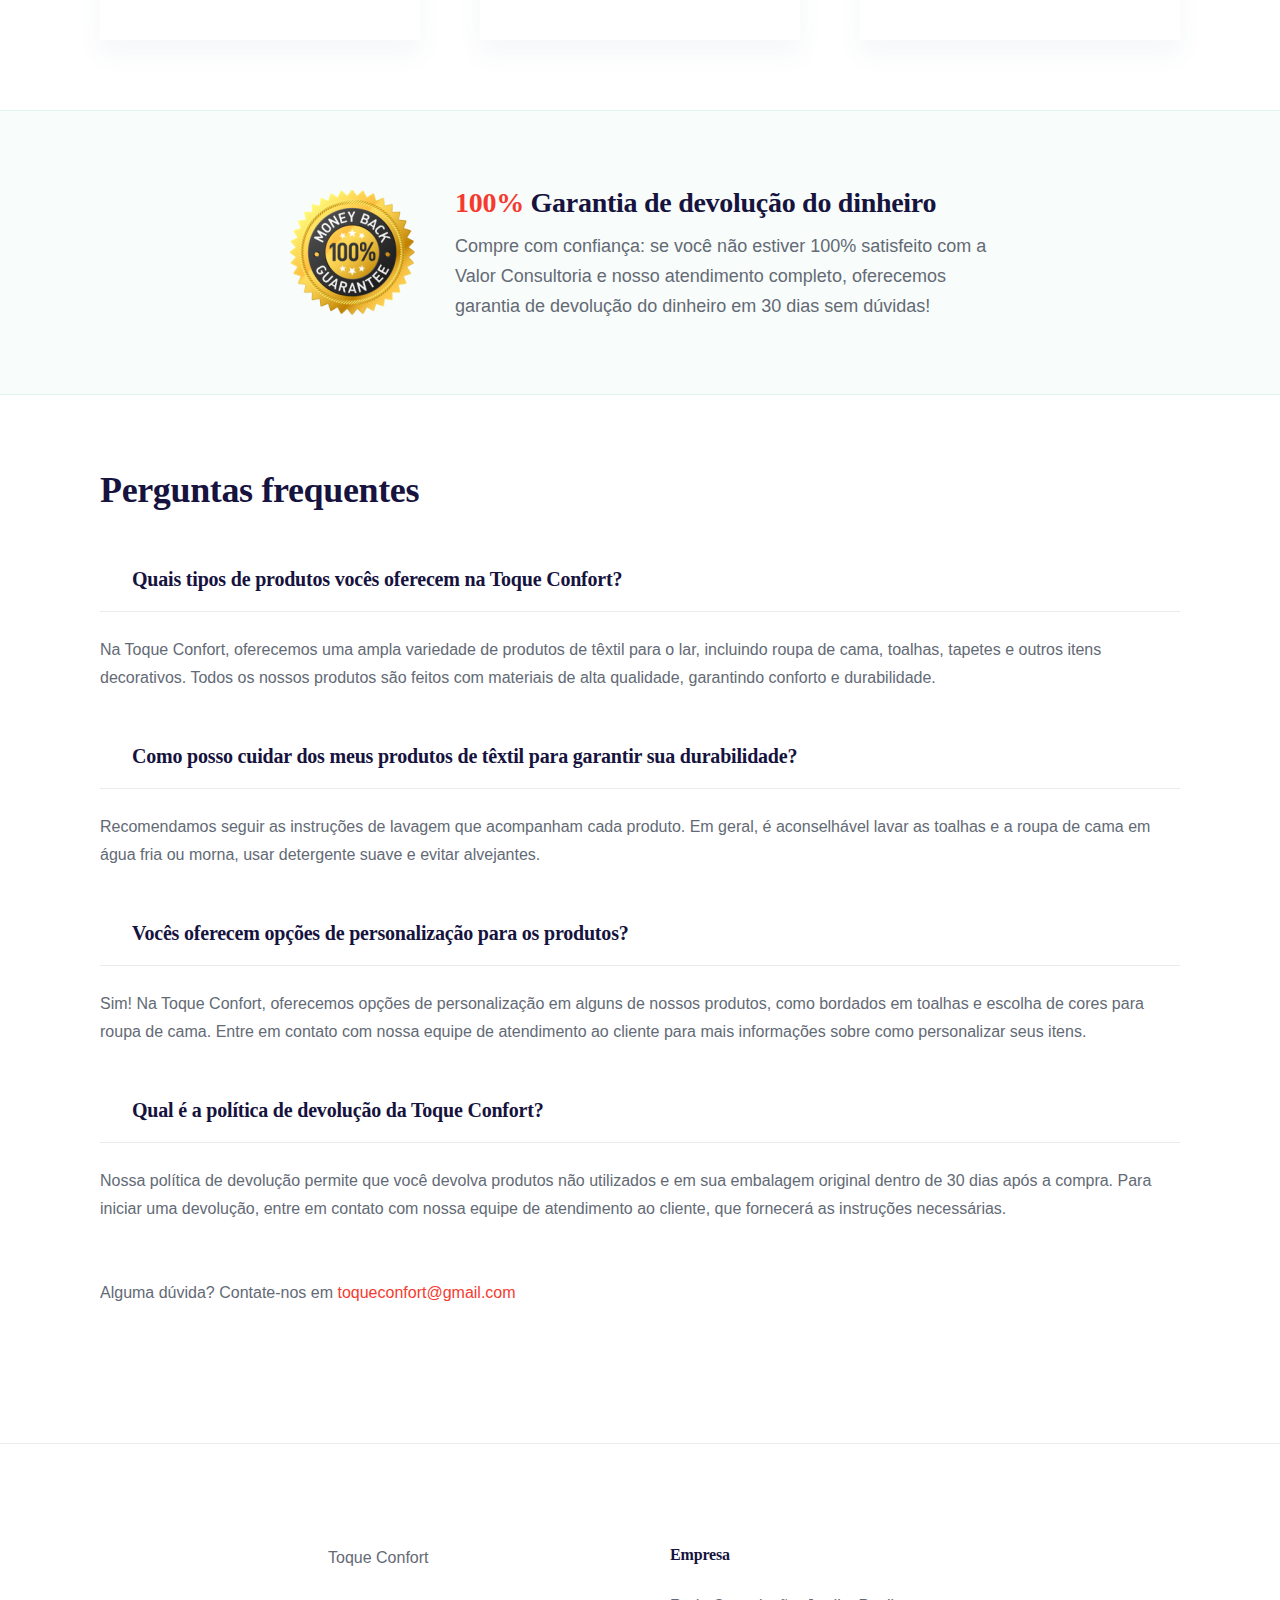
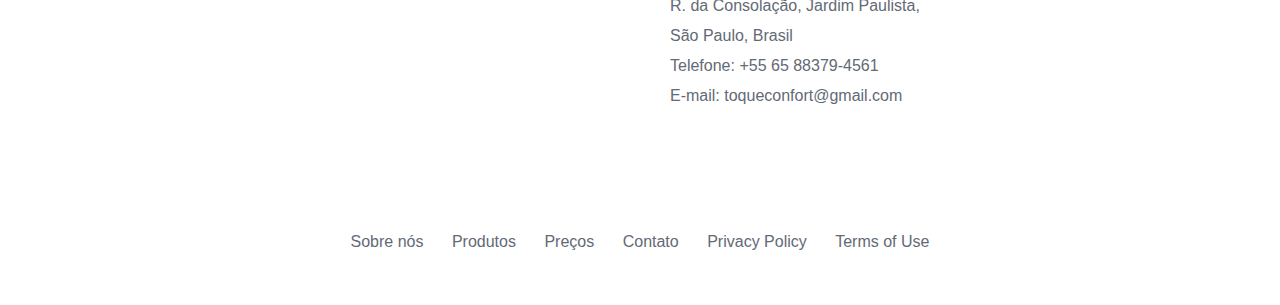
<file: pricing.html>
<!DOCTYPE html>
<html lang="pt-BR">
<head>
  <title>Toque Confort - Preços</title>

  <meta charset="utf-8">
  <!--[if IE]><meta http-equiv='X-UA-Compatible' content='IE=edge,chrome=1'><![endif]-->
  <meta name="viewport" content="width=device-width, initial-scale=1, maximum-scale=1">
  <meta name="description" content="inspirar você a criar espaços que reflitam sua personalidade e estilo de vida">

  <!-- Css -->
  <link rel="stylesheet" href="css/global.css" />
  <link rel="stylesheet" href="css/font-icons.css" />
  <link rel="stylesheet" href="css/style.css" />

  <!-- Favicons -->
  <link rel="shortcut icon" href="img/latest3.jpeg">

</head>

<body>

  <main class="main-wrapper">

    <!-- Navigation -->
    <header class="nav">
      <div class="nav__holder nav--sticky">
        <div class="container-fluid container-semi-fluid nav__container">
          <div class="flex-parent">

            <div class="nav__header">
              <!-- Logo -->
              <a href="index.html" class="logo-container">
                <div style="font-weight: 700;">Toque Confort</div>
              </a>

              <!-- Mobile toggle -->
              <button type="button" class="nav__icon-toggle" id="nav__icon-toggle" data-toggle="collapse" data-target="#navbar-collapse">
                <span class="sr-only">Toggle navigation</span>
                <span class="nav__icon-toggle-bar"></span>
                <span class="nav__icon-toggle-bar"></span>
                <span class="nav__icon-toggle-bar"></span>
              </button> 
            </div>                      

            <!-- Navbar -->
            <nav id="navbar-collapse" class="nav__wrap collapse navbar-collapse nav--align-right">
              <ul class="nav__menu">
                <li class="nav__dropdown active">
                  <a href="index.html" aria-haspopup="true">Página inicial</a>
                </li>
                <li class="nav__dropdown">
                  <a href="index.html" aria-haspopup="true">Sobre nós</a>
                  <i class="ui-arrow-down nav__dropdown-trigger" role="button" aria-haspopup="true" aria-expanded="false"></i>
                  <ul class="nav__dropdown-menu">
                    <li><a href="about.html">Informação</a></li>
                    <li><a href="services.html">Produtos</a></li>
                    <li><a href="pricing.html">Preços</a></li>
                  </ul>
                </li>
                <li>
                  <a href="contact.html">Contato</a>
                </li>
              </ul> <!-- end menu -->
            </nav> <!-- end nav-wrap -->            


            <!-- Nav Right -->
            <div class="nav__right d-none d-lg-flex">
              <div class="nav__right-item">
                <a href="mailto:toqueconfort@gmail.com">
                  toqueconfort@gmail.com</a
                >
              </div>

            </div> <!-- end nav right -->
        
          </div> <!-- end flex-parent -->
        </div> <!-- end container -->

      </div>
    </header> <!-- end navigation -->

    <div class="content-wrapper oh">

      <!-- Page Title -->
      <section class="page-title bg-img bg-overlay" style="background-image: url(img/pricing.jpg)">
        <div class="container">
          <div class="page-title__holder">
            <h1 class="page-title__title">Preços dos produtos</h1>
            <p class="subtitle">Preço fixo por categoria</p>
          </div>
        </div>
      </section> <!-- end page title -->

			<!-- Pricing Tables -->
      <section class="section-wrap">
        <div class="container">

					<div class="title-row text-center">
						<h2 class="section-title">Seus planos de preços</h2>
					</div>

          <div class="row">
						
						<div class="col-lg-4">
							<div class="pricing box-shadow hover-line hover-down">                
								<div class="pricing__price-box">
									<h3 class="pricing__title">Roupa de cama lisa</h3>
									<span class="pricing__currency">$</span>
									<span class="pricing__price" data-year-price="0" data-month-price="0">100</span>
								</div>
								<p class="pricing__text">
									A Roupa de Cama Lisa "Elegância Simples" é a escolha perfeita para quem busca um toque de sofisticação e minimalismo no quarto. Feita com tecido de alta qualidade, como 100% algodão ou microfibra, esta linha de roupa de cama oferece um conforto excepcional e uma sensação suave ao toque.
								</p>
								
								<div class="pricing__button">
									<a href="contact.html" class="btn btn--lg btn--dark"><span>Encomende agora</span></a>
								</div>								
							</div>
						</div>

						<div class="col-lg-4">
							<div class="pricing box-shadow hover-line hover-down pricing--best">                
								<div class="pricing__price-box">
									<h3 class="pricing__title">Roupa de cama colorida</h3>
									<span class="pricing__currency">$</span>
									<span class="pricing__price" data-month-price="150">150</span>
								</div>
								<p class="pricing__text">
									Composta por tecidos de alta qualidade, como algodão 100% ou poliéster, esta linha oferece conforto excepcional e uma sensação suave ao toque. Disponível em uma variedade de cores vibrantes e estampas encantadoras, cada conjunto é projetado para transformar seu espaço em um refúgio acolhedor e cheio de vida.
								</p>
								
								<div class="pricing__button">
									<a href="contact.html" class="btn btn--lg btn--color"><span>Encomende agora</span></a>
								</div>
							</div>
						</div>

						<div class="col-lg-4">
							<div class="pricing box-shadow hover-line hover-down">                
								<div class="pricing__price-box">
									<h3 class="pricing__title">Toalhas e tapetes</h3>
									<span class="pricing__currency">$</span>
									<span class="pricing__price" data-month-price="200">200</span>
								</div>
								<p class="pricing__text">
									Nossas toalhas são confeccionadas com materiais de alta qualidade, como algodão 100%, proporcionando uma absorção excepcional e uma suavidade incomparável. Disponíveis em diversas cores e padrões, elas são ideais para complementar a decoração do seu banheiro ou para levar à praia, garantindo praticidade e elegância em qualquer ocasião.
								</p>
								
								<div class="pricing__button">
									<a href="contact.html" class="btn btn--lg btn--dark"><span>Encomende agora</span></a>
								</div>
							</div>
						</div>

          </div>
        </div>
      </section> <!-- end pricing tables -->

      <!-- Money Back -->
      <div class="moneyback">
        <div class="container">
          <div class="row justify-content-center">
            <div class="col-lg-8">
              <div class="moneyback__container">
                <img src="img/money_back_badge.png" class="moneyback__img" alt="garantia">
                <div class="moneyback__info">
                  <h3 class="moneyback__title"><span class="moneyback__accent">100%</span> Garantia de devolução do dinheiro</h3>
                  <p class="moneyback__text lead">Compre com confiança: se você não estiver 100% satisfeito com a Valor Consultoria e nosso atendimento completo, oferecemos garantia de devolução do dinheiro em 30 dias sem dúvidas!</p>
                </div>                
              </div>              
            </div>
          </div>
        </div>
      </div> <!-- end money back -->


      <!-- FAQ / Contact Form -->
      <section class="section-wrap bottom-divider pb-72">
        <div class="container">
          <div class="row">
            <div class="col-lg-6 mb-40">
              <div class="title-row mb-32">              
                <h2 class="section-title">Perguntas frequentes</h2>
              </div>
              <div id="accordion">

                <div class="accordion">
                  <div class="accordion__panel">
                    <div class="accordion__heading" id="heading-1">
                      <a data-toggle="collapse" href="#collapse-1" class="accordion__link accordion--is-open" aria-expanded="true" aria-controls="collapse-1">
                        <h4 class="accordion__title">Quais tipos de produtos vocês oferecem na Toque Confort?</h4>                        
                      </a>
                    </div>
                    <div id="collapse-1" class="collapse show" data-parent="#accordion" role="tabpanel" aria-labelledby="heading-1">
                      <div class="accordion__body">
                        Na Toque Confort, oferecemos uma ampla variedade de produtos de têxtil para o lar, incluindo roupa de cama, toalhas, tapetes e outros itens decorativos. Todos os nossos produtos são feitos com materiais de alta qualidade, garantindo conforto e durabilidade.                      </div>
                    </div>
                  </div>
                </div>

                <div class="accordion">
                  <div class="accordion__panel">
                    <div class="accordion__heading" id="heading-2">
                      <a data-toggle="collapse" href="#collapse-2" class="accordion__link" aria-expanded="true" aria-controls="collapse-2">                        
                        <h4 class="accordion__title">Como posso cuidar dos meus produtos de têxtil para garantir sua durabilidade?</h4>
                      </a>
                    </div>
                    <div id="collapse-2" class="collapse" data-parent="#accordion" role="tabpanel" aria-labelledby="heading-2">
                      <div class="accordion__body">
                        Recomendamos seguir as instruções de lavagem que acompanham cada produto. Em geral, é aconselhável lavar as toalhas e a roupa de cama em água fria ou morna, usar detergente suave e evitar alvejantes.                      </div>
                    </div>
                  </div>
                </div>

                <div class="accordion">
                  <div class="accordion__panel">
                    <div class="accordion__heading" id="heading-3">
                      <a data-toggle="collapse" href="#collapse-3" class="accordion__link" aria-expanded="true" aria-controls="collapse-3">                        
                        <h4 class="accordion__title">Vocês oferecem opções de personalização para os produtos?</h4>
                      </a>
                    </div>
                    <div id="collapse-3" class="collapse" data-parent="#accordion" role="tabpanel" aria-labelledby="heading-3">
                      <div class="accordion__body">
                        Sim! Na Toque Confort, oferecemos opções de personalização em alguns de nossos produtos, como bordados em toalhas e escolha de cores para roupa de cama. Entre em contato com nossa equipe de atendimento ao cliente para mais informações sobre como personalizar seus itens.                      </div>
                    </div>
                  </div>
                </div>

                <div class="accordion">
                  <div class="accordion__panel">
                    <div class="accordion__heading" id="heading-4">
                      <a data-toggle="collapse" href="#collapse-4" class="accordion__link" aria-expanded="true" aria-controls="collapse-4">                        
                        <h4 class="accordion__title">Qual é a política de devolução da Toque Confort?</h4>
                      </a>
                    </div>
                    <div id="collapse-4" class="collapse" data-parent="#accordion" role="tabpanel" aria-labelledby="heading-4">
                      <div class="accordion__body">
                        Nossa política de devolução permite que você devolva produtos não utilizados e em sua embalagem original dentro de 30 dias após a compra. Para iniciar uma devolução, entre em contato com nossa equipe de atendimento ao cliente, que fornecerá as instruções necessárias.                      </div>
                    </div>
                  </div>
                </div>

              </div>
              <p class="mt-32">Alguma dúvida? Contate-nos em <a href="mailto:toqueconfort@gmail.com">toqueconfort@gmail.com</a></p>
            </div>

          </div>
        </div>
      </section> <!-- end faq / contact form -->


      <footer class="footer">
        <div class="container">
          <div class="footer__widgets">
            <div class="row">

              <div class="col-lg-3 col-md-6">
                <div class="widget widget-about-us">
                  <!-- Logo -->
                  <a href="index.html" class="logo-container flex-child">
                    Toque Confort
                  </a>
                </div>
              </div> <!-- end about us -->

              <div class="col-lg-3 col-md-6">
                <div class="widget widget-address">
                  <h5 class="widget-title">Empresa</h5>
                  <ul>
                    <li><a target="_blank" href="https://maps.app.goo.gl/i9WB9ZLtB7BB88Au5">R. da Consolação, Jardim Paulista, São Paulo, Brasil</a></li>
                    <li>
                      <span>Telefone: </span>
                      <a href="tel:+55-65-88379-4561">+55 65 88379-4561</a>
                    </li>
                    <li>
                      <span>E-mail: </span>
                      <a href="mailto:toqueconfort@gmail.com">
                        toqueconfort@gmail.com</a
                      > 
                    </li>
                  </ul>
                </div>
              </div>           

            </div>
          </div>    
        </div> <!-- end container -->

        <div class="footer__bottom">
          <div class="container">
            <div class="row">              
              <div class="col-lg-6">
                <div class="widget widget_nav_menu">
                  <ul>
                    <li><a href="about.html">Sobre nós</a></li>
                    <li><a href="services.html">Produtos</a></li>
                    <li><a href="pricing.html">Preços</a></li>
                    <li><a href="contact.html">Contato</a></li>
                    <li><a href="privacy-policy.html">Privacy Policy</a></li>
                    <li><a href="terms-conditions.html">Terms of Use</a></li>
                  </ul>
                </div>
              </div>
            </div>            
          </div>
        </div> <!-- end footer bottom -->
      </footer> <!-- end footer -->

    </div> <!-- end content wrapper -->
  </main> <!-- end main wrapper -->
  <script src="script.js"></script>
</body>
</html>
</file>
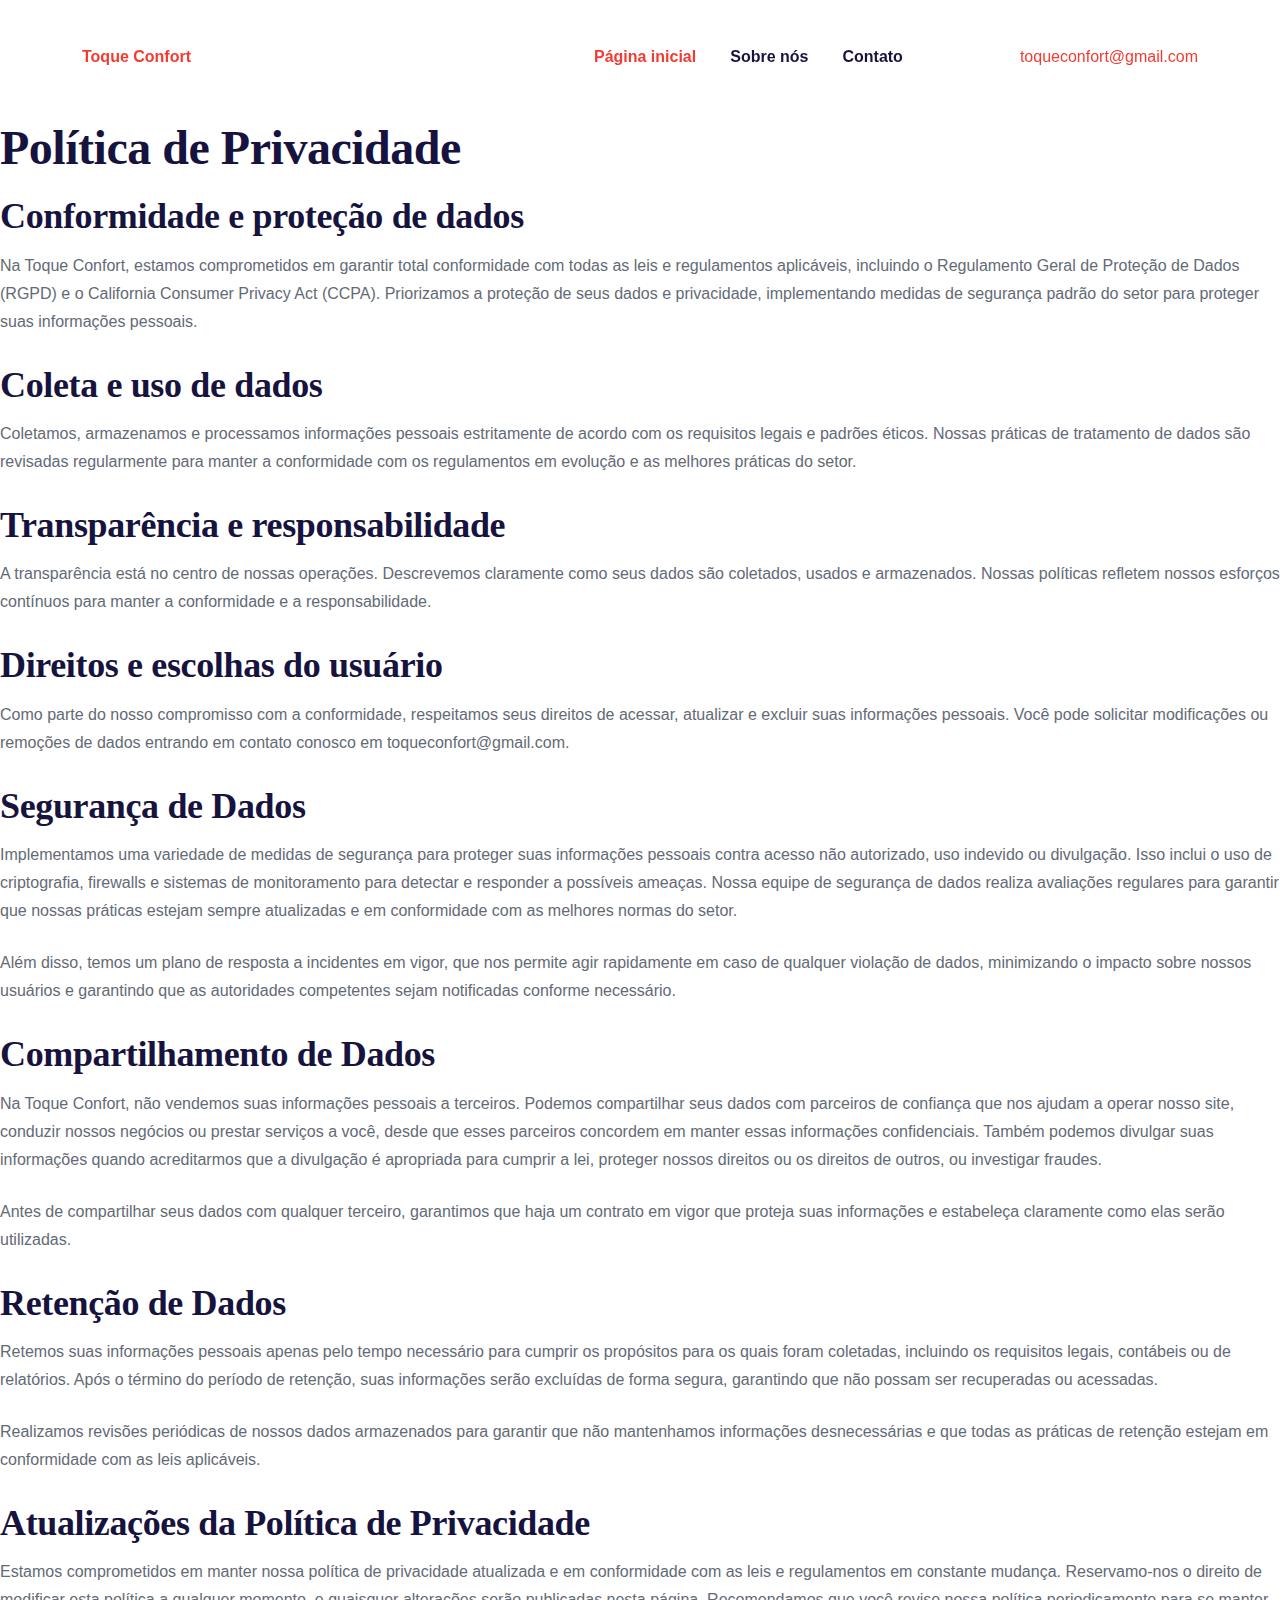
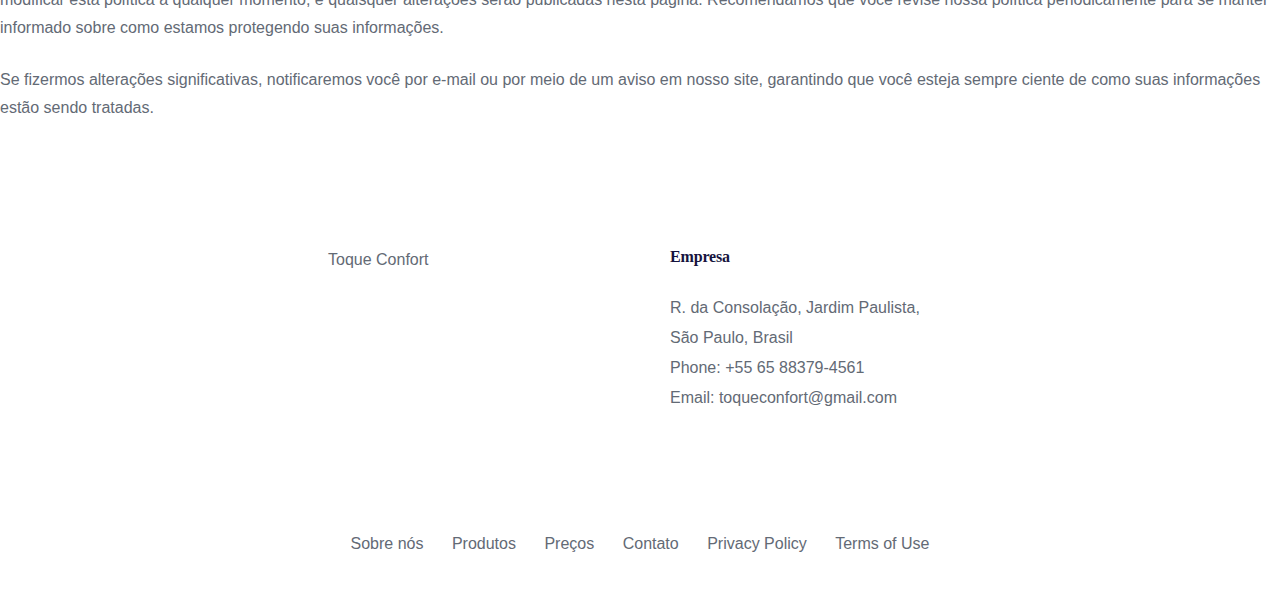
<file: privacy-policy.html>
<!DOCTYPE html>
<html lang="pt-BR">
<head>
  <title>Toque Confort - Privacy Policy</title>

  <meta charset="utf-8">
  <!--[if IE]><meta http-equiv='X-UA-Compatible' content='IE=edge,chrome=1'><![endif]-->
  <meta name="viewport" content="width=device-width, initial-scale=1, maximum-scale=1">
  <meta name="description" content="nos preocupamos com nossos clientes">

  <!-- Css -->
  <link rel="stylesheet" href="css/global.css" />
  <link rel="stylesheet" href="css/font-icons.css" />
  <link rel="stylesheet" href="css/style.css" />

  <!-- Favicons -->
  <link rel="shortcut icon" href="img/latest3.jpeg">

</head>

<body>

  <main class="main-wrapper">

    <!-- Navigation -->
    <header class="nav">
      <div class="nav__holder nav--sticky">
        <div class="container-fluid container-semi-fluid nav__container">
          <div class="flex-parent">

            <div class="nav__header">
              <!-- Logo -->
              <a href="index.html" class="logo-container">
                <div style="font-weight: 700;">Toque Confort</div>
              </a>

              <!-- Mobile toggle -->
              <button type="button" class="nav__icon-toggle" id="nav__icon-toggle" data-toggle="collapse" data-target="#navbar-collapse">
                <span class="sr-only">Toggle navigation</span>
                <span class="nav__icon-toggle-bar"></span>
                <span class="nav__icon-toggle-bar"></span>
                <span class="nav__icon-toggle-bar"></span>
              </button> 
            </div>                      

            <!-- Navbar -->
            <nav id="navbar-collapse" class="nav__wrap collapse navbar-collapse nav--align-right">
              <ul class="nav__menu">
                <li class="nav__dropdown active">
                  <a href="index.html" aria-haspopup="true">Página inicial</a>
                </li>
                <li class="nav__dropdown">
                  <a href="index.html" aria-haspopup="true">Sobre nós</a>
                  <i class="ui-arrow-down nav__dropdown-trigger" role="button" aria-haspopup="true" aria-expanded="false"></i>
                  <ul class="nav__dropdown-menu">
                    <li><a href="about.html">Informação</a></li>
                    <li><a href="services.html">Produtos</a></li>
                    <li><a href="pricing.html">Preços</a></li>
                  </ul>
                </li>
                <li>
                  <a href="contact.html">Contato</a>
                </li>
              </ul> <!-- end menu -->
            </nav> <!-- end nav-wrap -->            


            <!-- Nav Right -->
            <div class="nav__right d-none d-lg-flex">
              <div class="nav__right-item">
                <a href="mailto:toqueconfort@gmail.com">
                  toqueconfort@gmail.com</a
                >
              </div>

            </div> <!-- end nav right -->
        
          </div> <!-- end flex-parent -->
        </div> <!-- end container -->

      </div>
    </header>
    <section class="policy">
        <h1>Política de Privacidade</h1>
    <h2>Conformidade e proteção de dados</h2>
    <p>Na Toque Confort, estamos comprometidos em garantir total conformidade com todas as leis e regulamentos aplicáveis, incluindo o Regulamento Geral de Proteção de Dados (RGPD) e o California Consumer Privacy Act (CCPA). Priorizamos a proteção de seus dados e privacidade, implementando medidas de segurança padrão do setor para proteger suas informações pessoais.</p>
    <h2>Coleta e uso de dados</h2>
    <p>Coletamos, armazenamos e processamos informações pessoais estritamente de acordo com os requisitos legais e padrões éticos. Nossas práticas de tratamento de dados são revisadas regularmente para manter a conformidade com os regulamentos em evolução e as melhores práticas do setor.</p>
    <h2>Transparência e responsabilidade</h2>
    <p>A transparência está no centro de nossas operações. Descrevemos claramente como seus dados são coletados, usados ​​e armazenados. Nossas políticas refletem nossos esforços contínuos para manter a conformidade e a responsabilidade.</p>
    <h2>Direitos e escolhas do usuário</h2>
    <p>Como parte do nosso compromisso com a conformidade, respeitamos seus direitos de acessar, atualizar e excluir suas informações pessoais. Você pode solicitar modificações ou remoções de dados entrando em contato conosco em toqueconfort@gmail.com.</p>
        <h2>Segurança de Dados</h2>
    <p>Implementamos uma variedade de medidas de segurança para proteger suas informações pessoais contra acesso não autorizado, uso indevido ou divulgação. Isso inclui o uso de criptografia, firewalls e sistemas de monitoramento para detectar e responder a possíveis ameaças. Nossa equipe de segurança de dados realiza avaliações regulares para garantir que nossas práticas estejam sempre atualizadas e em conformidade com as melhores normas do setor.</p>
    <p>Além disso, temos um plano de resposta a incidentes em vigor, que nos permite agir rapidamente em caso de qualquer violação de dados, minimizando o impacto sobre nossos usuários e garantindo que as autoridades competentes sejam notificadas conforme necessário.</p>

    <h2>Compartilhamento de Dados</h2>
    <p>Na Toque Confort, não vendemos suas informações pessoais a terceiros. Podemos compartilhar seus dados com parceiros de confiança que nos ajudam a operar nosso site, conduzir nossos negócios ou prestar serviços a você, desde que esses parceiros concordem em manter essas informações confidenciais. Também podemos divulgar suas informações quando acreditarmos que a divulgação é apropriada para cumprir a lei, proteger nossos direitos ou os direitos de outros, ou investigar fraudes.</p>
    <p>Antes de compartilhar seus dados com qualquer terceiro, garantimos que haja um contrato em vigor que proteja suas informações e estabeleça claramente como elas serão utilizadas.</p>

    <h2>Retenção de Dados</h2>
    <p>Retemos suas informações pessoais apenas pelo tempo necessário para cumprir os propósitos para os quais foram coletadas, incluindo os requisitos legais, contábeis ou de relatórios. Após o término do período de retenção, suas informações serão excluídas de forma segura, garantindo que não possam ser recuperadas ou acessadas.</p>
    <p>Realizamos revisões periódicas de nossos dados armazenados para garantir que não mantenhamos informações desnecessárias e que todas as práticas de retenção estejam em conformidade com as leis aplicáveis.</p>

    <h2>Atualizações da Política de Privacidade</h2>
    <p>Estamos comprometidos em manter nossa política de privacidade atualizada e em conformidade com as leis e regulamentos em constante mudança. Reservamo-nos o direito de modificar esta política a qualquer momento, e quaisquer alterações serão publicadas nesta página. Recomendamos que você revise nossa política periodicamente para se manter informado sobre como estamos protegendo suas informações.</p>
    <p>Se fizermos alterações significativas, notificaremos você por e-mail ou por meio de um aviso em nosso site, garantindo que você esteja sempre ciente de como suas informações estão sendo tratadas.</p>
    </section>

    <footer class="footer">
        <div class="container">
          <div class="footer__widgets">
            <div class="row">
    
              <div class="col-lg-3 col-md-6">
                <div class="widget widget-about-us">
                  <!-- Logo -->
                  <a href="index.html" class="logo-container flex-child">
                    Toque Confort
                  </a>
                </div>
              </div> <!-- end about us -->
    
              <div class="col-lg-3 col-md-6">
                <div class="widget widget-address">
                  <h5 class="widget-title">Empresa</h5>
                  <ul>
                    <li><a target="_blank" href="https://maps.app.goo.gl/i9WB9ZLtB7BB88Au5">R. da Consolação, Jardim Paulista, São Paulo, Brasil</a></li>
                    <li>
                      <span>Phone: </span>
                      <a href="tel:+55-65-88379-4561">+55 65 88379-4561</a>
                    </li>
                    <li>
                      <span>Email: </span>
                      <a href="mailto:toqueconfort@gmail.com">
                        toqueconfort@gmail.com</a
                      > 
                    </li>
                  </ul>
                </div>
              </div>           
    
            </div>
          </div>    
        </div> <!-- end container -->
    
        <div class="footer__bottom">
          <div class="container">
            <div class="row">              
              <div class="col-lg-6">
                <div class="widget widget_nav_menu">
                  <ul>
                    <li><a href="about.html">Sobre nós</a></li>
                    <li><a href="services.html">Produtos</a></li>
                    <li><a href="pricing.html">Preços</a></li>
                    <li><a href="contact.html">Contato</a></li>
                    <li><a href="privacy-policy.html">Privacy Policy</a></li>
                    <li><a href="terms-conditions.html">Terms of Use</a></li>
                  </ul>
                </div>
              </div>
            </div>            
          </div>
        </div> <!-- end footer bottom -->
      </footer> <!-- end footer -->
    
    </div> <!-- end content wrapper -->
    </main> <!-- end main wrapper -->
    <script src="script.js"></script>
    </body>
    </html>
</file>
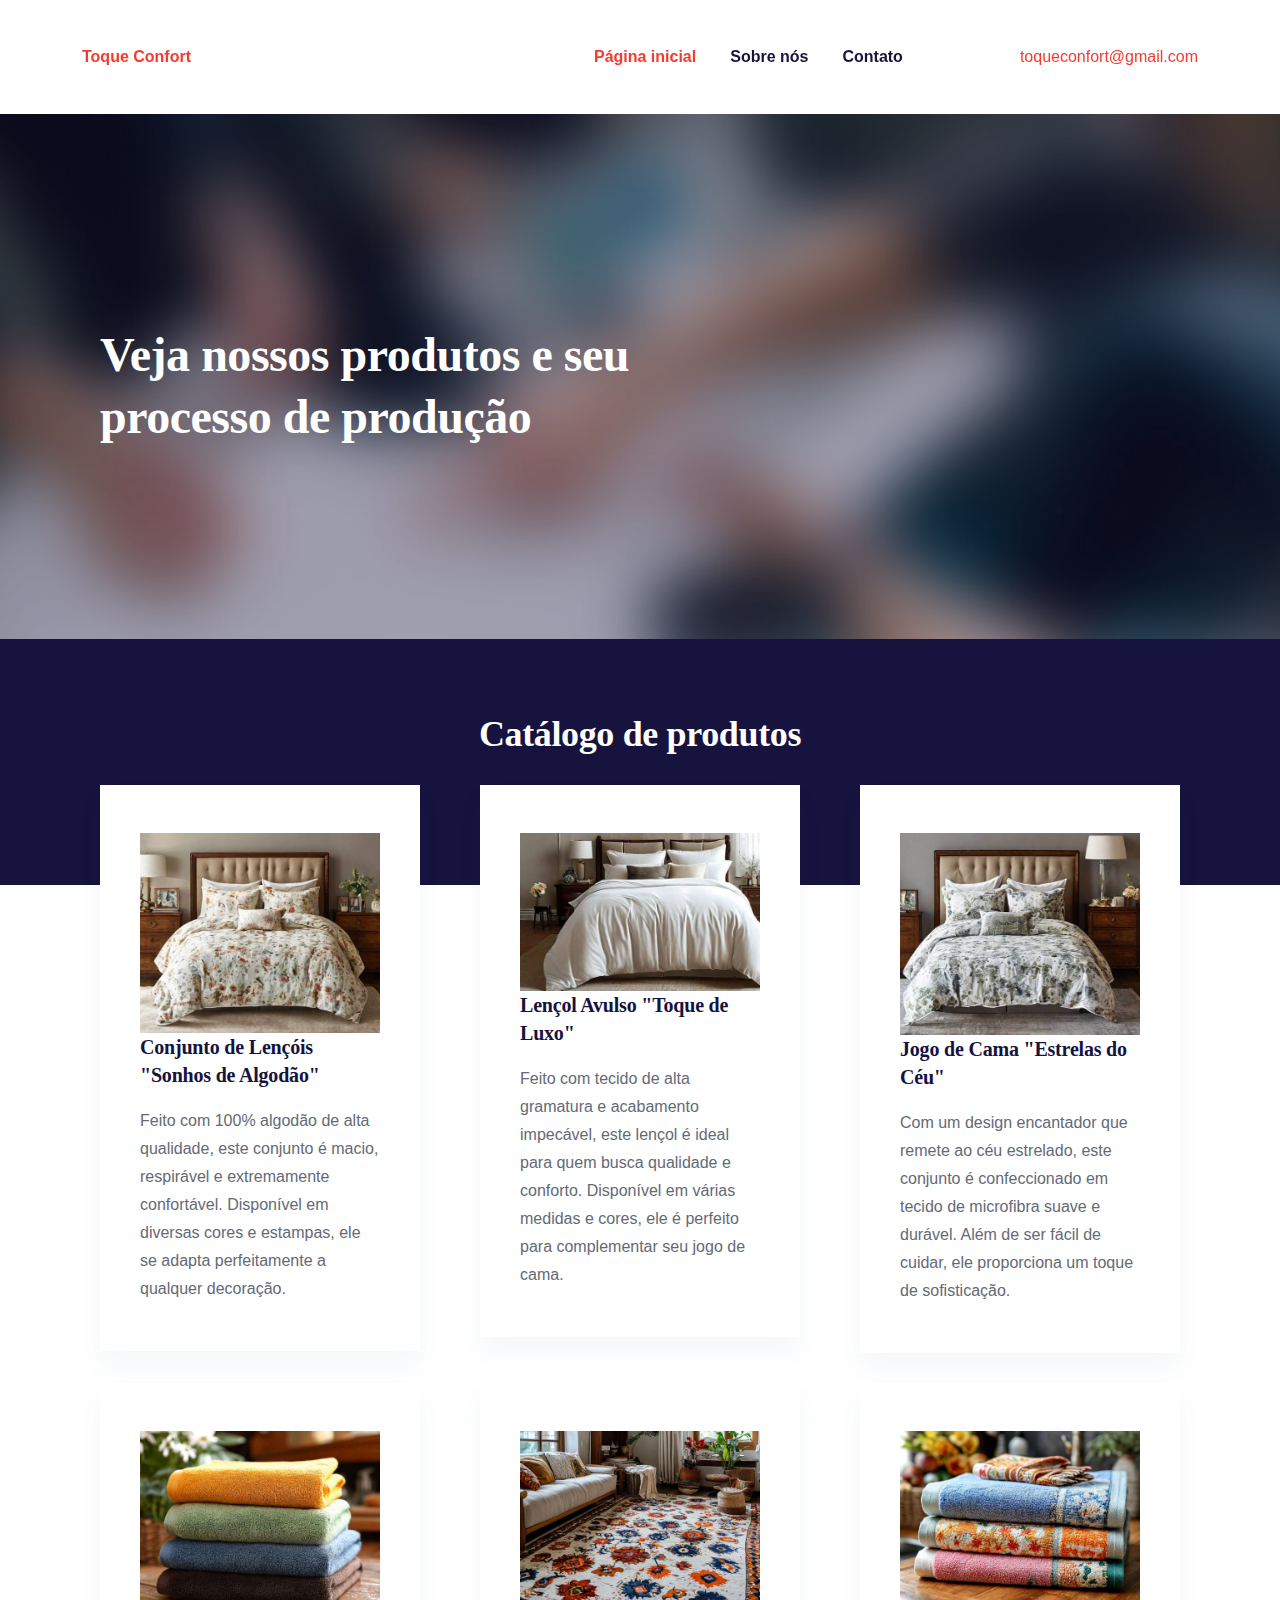
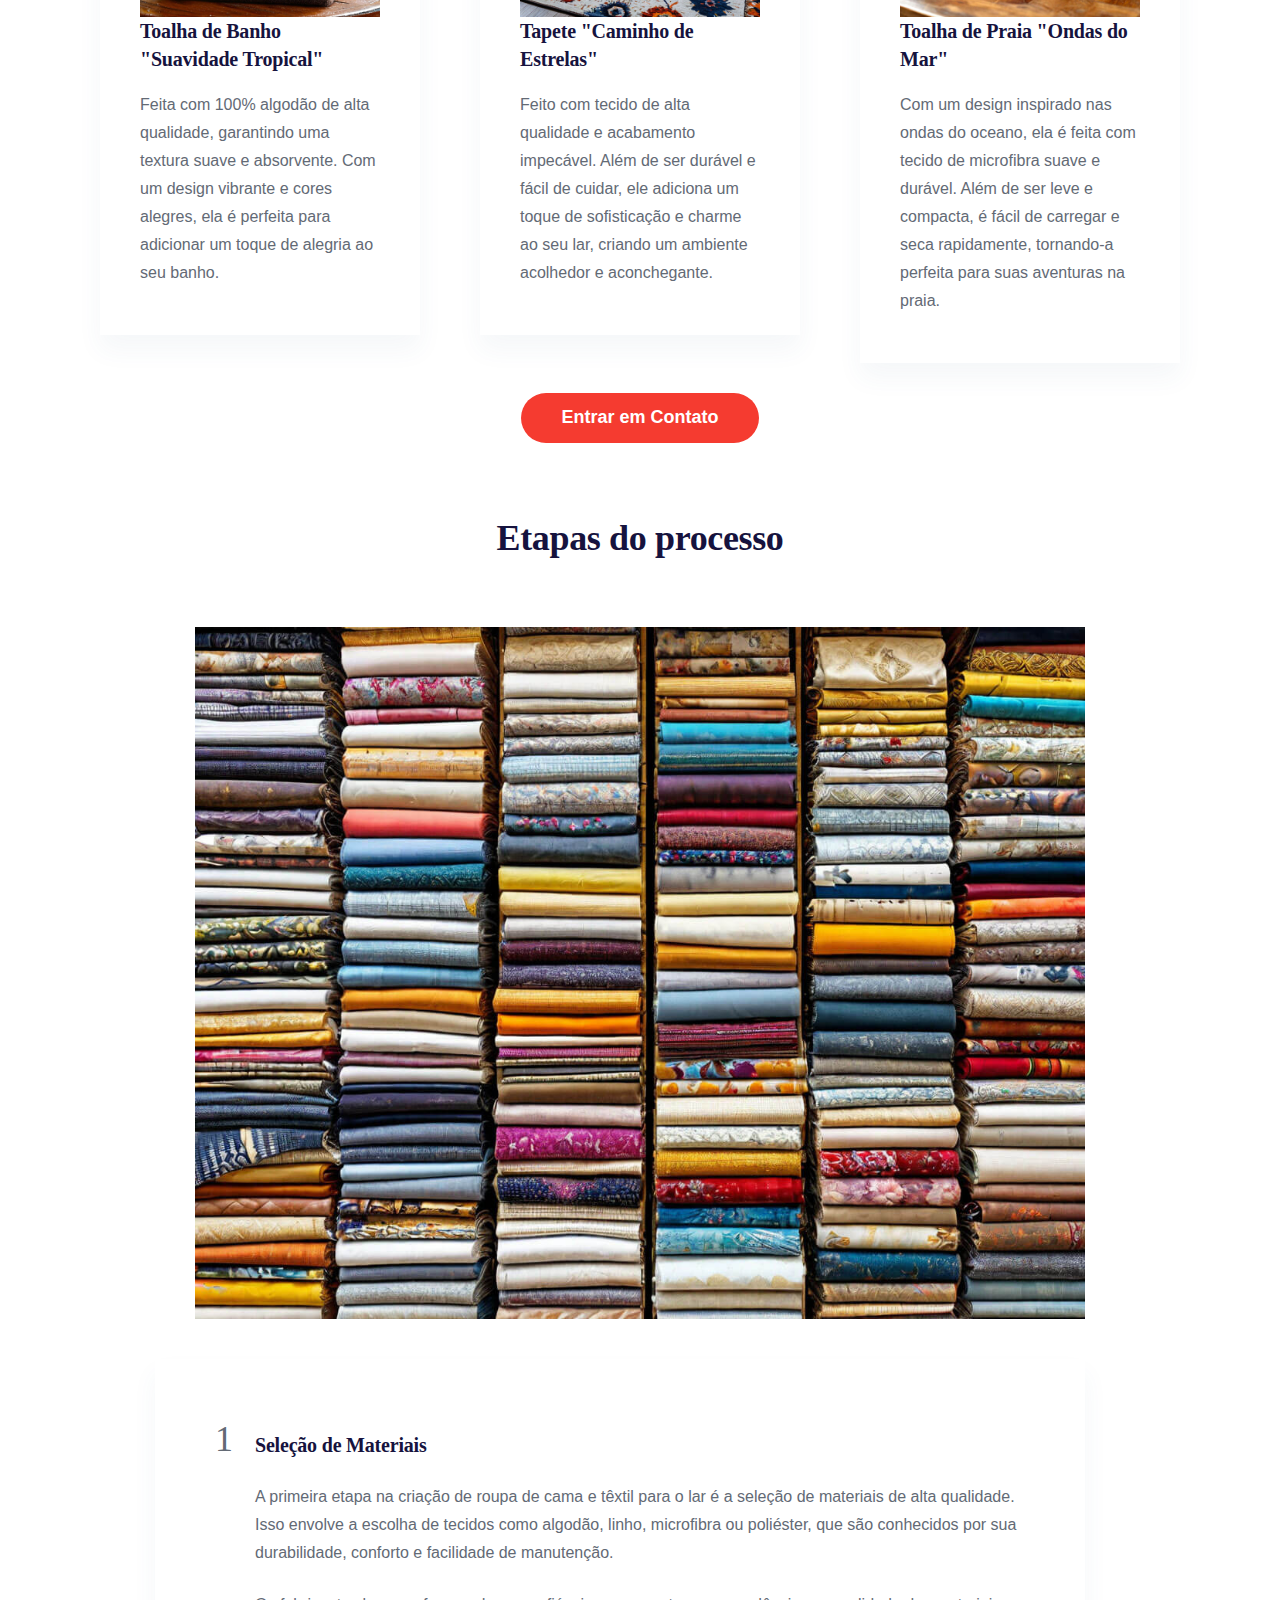
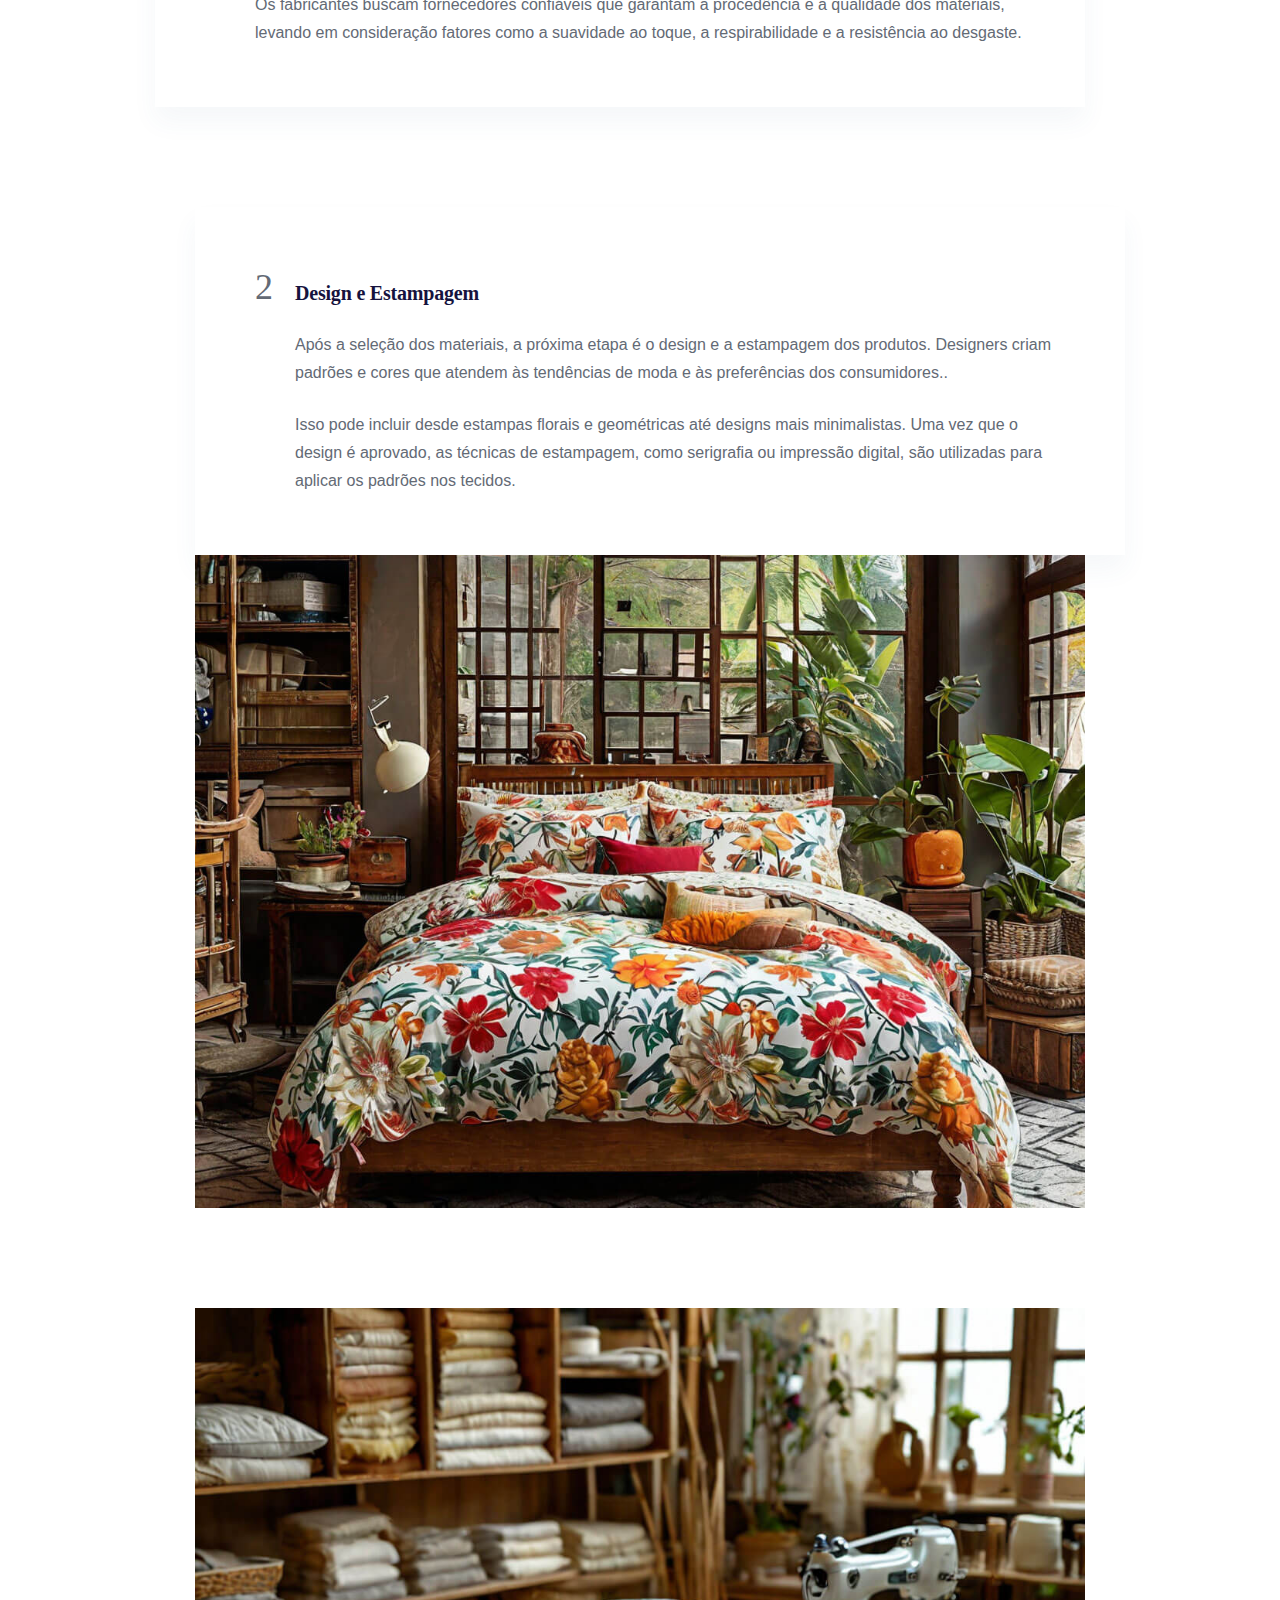
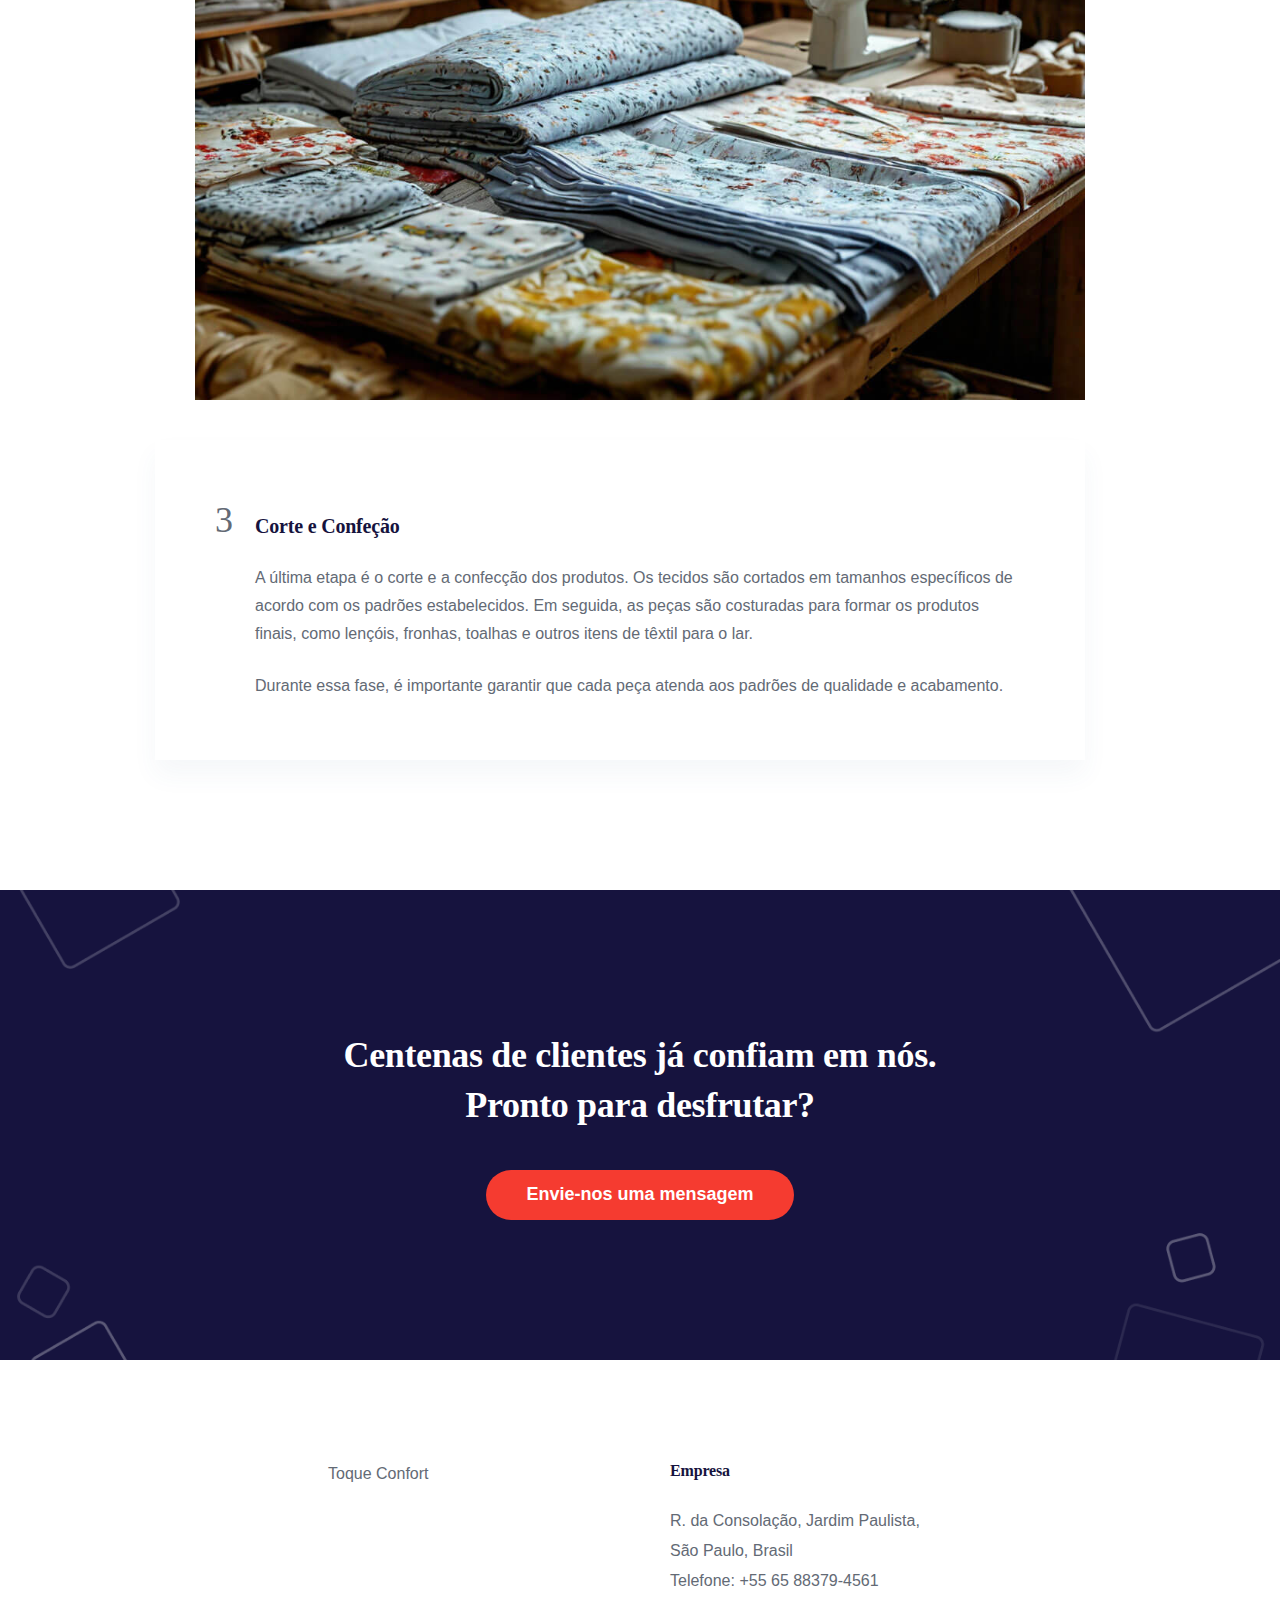
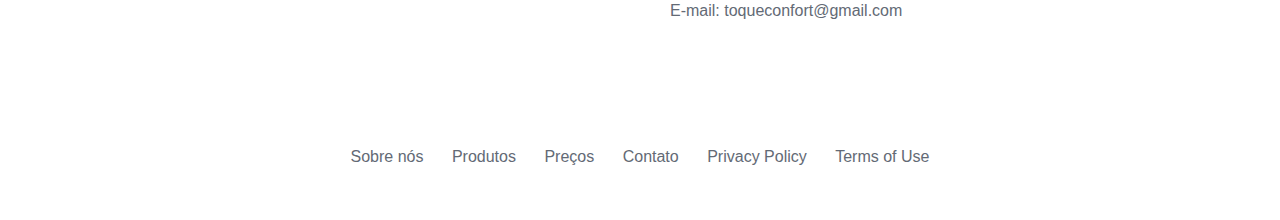
<file: services.html>
<!DOCTYPE html>
<html lang="pt-BR">
<head>
  <title>Toque Confort - Nossos Produtos</title>

  <meta charset="utf-8">
  <!--[if IE]><meta http-equiv='X-UA-Compatible' content='IE=edge,chrome=1'><![endif]-->
  <meta name="viewport" content="width=device-width, initial-scale=1, maximum-scale=1">
  <meta name="description" content="Trabalhamos com uma ampla gama de produtos">

  <!-- Css -->
  <link rel="stylesheet" href="css/global.css" />
  <link rel="stylesheet" href="css/font-icons.css" />
  <link rel="stylesheet" href="css/style.css" />

  <!-- Favicons -->
  <link rel="shortcut icon" href="img/latest3.jpeg">

</head>

<body>

  <main class="main-wrapper">

    <!-- Navigation -->
    <header class="nav">
      <div class="nav__holder nav--sticky">
        <div class="container-fluid container-semi-fluid nav__container">
          <div class="flex-parent">

            <div class="nav__header">
              <!-- Logo -->
              <a href="index.html" class="logo-container">
                <div style="font-weight: 700;">Toque Confort</div>
              </a>

              <!-- Mobile toggle -->
              <button type="button" class="nav__icon-toggle" id="nav__icon-toggle" data-toggle="collapse" data-target="#navbar-collapse">
                <span class="sr-only">Toggle navigation</span>
                <span class="nav__icon-toggle-bar"></span>
                <span class="nav__icon-toggle-bar"></span>
                <span class="nav__icon-toggle-bar"></span>
              </button> 
            </div>                      

            <!-- Navbar -->
            <nav id="navbar-collapse" class="nav__wrap collapse navbar-collapse nav--align-right">
              <ul class="nav__menu">
                <li class="nav__dropdown active">
                  <a href="index.html" aria-haspopup="true">Página inicial</a>
                </li>
                <li class="nav__dropdown">
                  <a href="index.html" aria-haspopup="true">Sobre nós</a>
                  <i class="ui-arrow-down nav__dropdown-trigger" role="button" aria-haspopup="true" aria-expanded="false"></i>
                  <ul class="nav__dropdown-menu">
                    <li><a href="about.html">Informação</a></li>
                    <li><a href="services.html">Produtos</a></li>
                    <li><a href="pricing.html">Preços</a></li>
                  </ul>
                </li>
                <li>
                  <a href="contact.html">Contato</a>
                </li>
              </ul> <!-- end menu -->
            </nav> <!-- end nav-wrap -->            


            <!-- Nav Right -->
            <div class="nav__right d-none d-lg-flex">
              <div class="nav__right-item">
                <a href="mailto:toqueconfort@gmail.com">
                  toqueconfort@gmail.com</a
                >
              </div>

            </div> <!-- end nav right -->
        
          </div> <!-- end flex-parent -->
        </div> <!-- end container -->

      </div>
    </header> <!-- end navigation -->

    <div class="content-wrapper oh">

      <!-- Page Title -->
      <section class="page-title bg-img bg-overlay" style="background-image: url(img/services.jpg)">
        <div class="container">
          <div class="page-title__holder">
            <h1 class="page-title__title">Veja nossos produtos e seu processo de produção</h1>
          </div>
        </div>
      </section> <!-- end page title -->

			<!-- Services Title -->
      <section class="section-wrap bg-dark">
        <div class="container">
          <div class="title-row mb-56">
            <h2 class="section-title text-center">Catálogo de produtos</h2>
          </div>
        </div>        
      </section> <!-- end services title -->

      <!-- Service Boxes -->
      <div class="section-wrap offset-top-100 pt-0 pb-0">
        <div class="container">      
          <div class="row">

            <div class="col-lg-4">
              <div class="service box-shadow hover-line hover-down">
                <img src="img/linen1.jpg" alt="lençóis">
                <h4 class="service__title">Conjunto de Lençóis "Sonhos de Algodão"</h4>
                <p class="service__text">Feito com 100% algodão de alta qualidade, este conjunto é macio, respirável e extremamente confortável. Disponível em diversas cores e estampas, ele se adapta perfeitamente a qualquer decoração.</p>
              </div>
            </div>

            <div class="col-lg-4">
              <div class="service box-shadow hover-line hover-down">
                <img src="img/linen2.jpg" alt="lençóis">
                <h4 class="service__title">Lençol Avulso "Toque de Luxo"</h4>
                <p class="service__text">Feito com tecido de alta gramatura e acabamento impecável, este lençol é ideal para quem busca qualidade e conforto. Disponível em várias medidas e cores, ele é perfeito para complementar seu jogo de cama.</p>
              </div>
            </div>

            <div class="col-lg-4">
              <div class="service box-shadow hover-line hover-down">
                <img src="img/linen3.jpg" alt="lençóis">
                <h4 class="service__title">Jogo de Cama "Estrelas do Céu"</h4>
                <p class="service__text">Com um design encantador que remete ao céu estrelado, este conjunto é confeccionado em tecido de microfibra suave e durável. Além de ser fácil de cuidar, ele proporciona um toque de sofisticação.</p>
              </div>
            </div>
            
            <div class="col-lg-4">
              <div class="service box-shadow hover-line hover-down">
                <img src="img/towel1.jpeg" alt="Toalha">
                <h4 class="service__title">Toalha de Banho "Suavidade Tropical"</h4>
                <p class="service__text">Feita com 100% algodão de alta qualidade, garantindo uma textura suave e absorvente. Com um design vibrante e cores alegres, ela é perfeita para adicionar um toque de alegria ao seu banho.</p>
              </div>
            </div>

            <div class="col-lg-4">
              <div class="service box-shadow hover-line hover-down">
                <img src="img/carpet.jpeg" alt="Tapete">
                <h4 class="service__title">Tapete "Caminho de Estrelas"</h4>
                <p class="service__text">Feito com tecido de alta qualidade e acabamento impecável. Além de ser durável e fácil de cuidar, ele adiciona um toque de sofisticação e charme ao seu lar, criando um ambiente acolhedor e aconchegante.</p>
              </div>
            </div>

            <div class="col-lg-4">
              <div class="service box-shadow hover-line hover-down">
                <img src="img/towel2.jpeg" alt="Toalha">
                <h4 class="service__title">Toalha de Praia "Ondas do Mar"</h4>
                <p class="service__text">Com um design inspirado nas ondas do oceano, ela é feita com tecido de microfibra suave e durável. Além de ser leve e compacta, é fácil de carregar e seca rapidamente, tornando-a perfeita para suas aventuras na praia.</p>
              </div>
            </div>
            <a href="contact.html" class="btn btn--lg btn--color">
              <span>Entrar em Contato</span>
            </a> 
          </div>
        </div>
      </div> <!-- end service boxes -->

      <!-- Process -->
      <section class="section-wrap">
        <div class="container">
          <div class="title-row">
            <h2 class="section-title text-center">Etapas do processo</h2>
          </div>
          <div class="row justify-content-center">
            <div class="col-lg-10">
              <div class="process">
                <div class="row no-gutters">
                  <div class="col-lg-6">
                    <img src="img/selection.jpeg" class="process__img" alt="proceso">
                  </div>
                  <div class="col-lg-6">
                    <div class="process__info box-shadow">
                      <span class="process__number">1</span>
                      <h4 class="process__title">Seleção de Materiais</h4>
                      <p class="process__text">A primeira etapa na criação de roupa de cama e têxtil para o lar é a seleção de materiais de alta qualidade. Isso envolve a escolha de tecidos como algodão, linho, microfibra ou poliéster, que são conhecidos por sua durabilidade, conforto e facilidade de manutenção. </p>
                      <p class="process__text">Os fabricantes buscam fornecedores confiáveis que garantam a procedência e a qualidade dos materiais, levando em consideração fatores como a suavidade ao toque, a respirabilidade e a resistência ao desgaste.</p>
                    </div>
                  </div>
                </div>
              </div>
              <div class="process">
                <div class="row no-gutters">
                  <div class="col-lg-6">
                    <img src="img/design.jpeg" class="process__img" alt="proceso">
                  </div>               
                  <div class="col-lg-6">
                    <div class="process__info box-shadow">
                      <span class="process__number">2</span>
                      <h4 class="process__title">Design e Estampagem</h4>
                      <p class="process__text">Após a seleção dos materiais, a próxima etapa é o design e a estampagem dos produtos. Designers criam padrões e cores que atendem às tendências de moda e às preferências dos consumidores..</p>
                      <p class="process__text">Isso pode incluir desde estampas florais e geométricas até designs mais minimalistas. Uma vez que o design é aprovado, as técnicas de estampagem, como serigrafia ou impressão digital, são utilizadas para aplicar os padrões nos tecidos.</p>
                    </div>
                  </div>                  
                </div>
              </div>
              <div class="process">
                <div class="row no-gutters">
                  <div class="col-lg-6">
                    <img src="img/cutting.jpeg" class="process__img" alt="proceso">
                  </div>               
                  <div class="col-lg-6">
                    <div class="process__info box-shadow">
                      <span class="process__number">3</span>
                      <h4 class="process__title">Corte e Confeção</h4>
                      <p class="process__text">A última etapa é o corte e a confecção dos produtos. Os tecidos são cortados em tamanhos específicos de acordo com os padrões estabelecidos. Em seguida, as peças são costuradas para formar os produtos finais, como lençóis, fronhas, toalhas e outros itens de têxtil para o lar.</p>
                      <p class="process__text">Durante essa fase, é importante garantir que cada peça atenda aos padrões de qualidade e acabamento.</p>
                    </div>
                  </div>                  
                </div>
              </div>
            </div>
          </div>
        </div>
      </section> <!-- end process -->

      <!-- CTA / Partners -->
      <section class="section-wrap call-to-action text-center section-wrap--pt-140 section-wrap--pb-140 bg-dark" style="background-image: url(img/pattern.png);">
        <div class="container">
          <div class="row justify-content-center">
            <div class="col-lg-8">
              <h3 class="call-to-action__title mb-40">
                Centenas de clientes já confiam em nós. Pronto para desfrutar?
              </h3>
              <a href="contact.html" class="btn btn--lg btn--color">
                <span>Envie-nos uma mensagem</span>
              </a>
            </div>
          </div>
        </div> 
      </section> <!-- end cta / partners -->


      <footer class="footer">
        <div class="container">
          <div class="footer__widgets">
            <div class="row">

              <div class="col-lg-3 col-md-6">
                <div class="widget widget-about-us">
                  <!-- Logo -->
                  <a href="index.html" class="logo-container flex-child">
                    Toque Confort
                  </a>
                </div>
              </div> <!-- end about us -->

              <div class="col-lg-3 col-md-6">
                <div class="widget widget-address">
                  <h5 class="widget-title">Empresa</h5>
                  <ul>
                    <li><a target="_blank" href="https://maps.app.goo.gl/i9WB9ZLtB7BB88Au5">R. da Consolação, Jardim Paulista, São Paulo, Brasil</a></li>
                    <li>
                      <span>Telefone: </span>
                      <a href="tel:+55-65-88379-4561">+55 65 88379-4561</a>
                    </li>
                    <li>
                      <span>E-mail: </span>
                      <a href="mailto:toqueconfort@gmail.com">
                        toqueconfort@gmail.com</a
                      > 
                    </li>
                  </ul>
                </div>
              </div>           

            </div>
          </div>    
        </div> <!-- end container -->

        <div class="footer__bottom">
          <div class="container">
            <div class="row">              
              <div class="col-lg-6">
                <div class="widget widget_nav_menu">
                  <ul>
                    <li><a href="about.html">Sobre nós</a></li>
                    <li><a href="services.html">Produtos</a></li>
                    <li><a href="pricing.html">Preços</a></li>
                    <li><a href="contact.html">Contato</a></li>
                    <li><a href="privacy-policy.html">Privacy Policy</a></li>
                    <li><a href="terms-conditions.html">Terms of Use</a></li>
                  </ul>
                </div>
              </div>
            </div>            
          </div>
        </div> <!-- end footer bottom -->
      </footer> <!-- end footer -->

    </div> <!-- end content wrapper -->
  </main> <!-- end main wrapper -->
  <script src="script.js"></script>
</body>
</html>
</file>
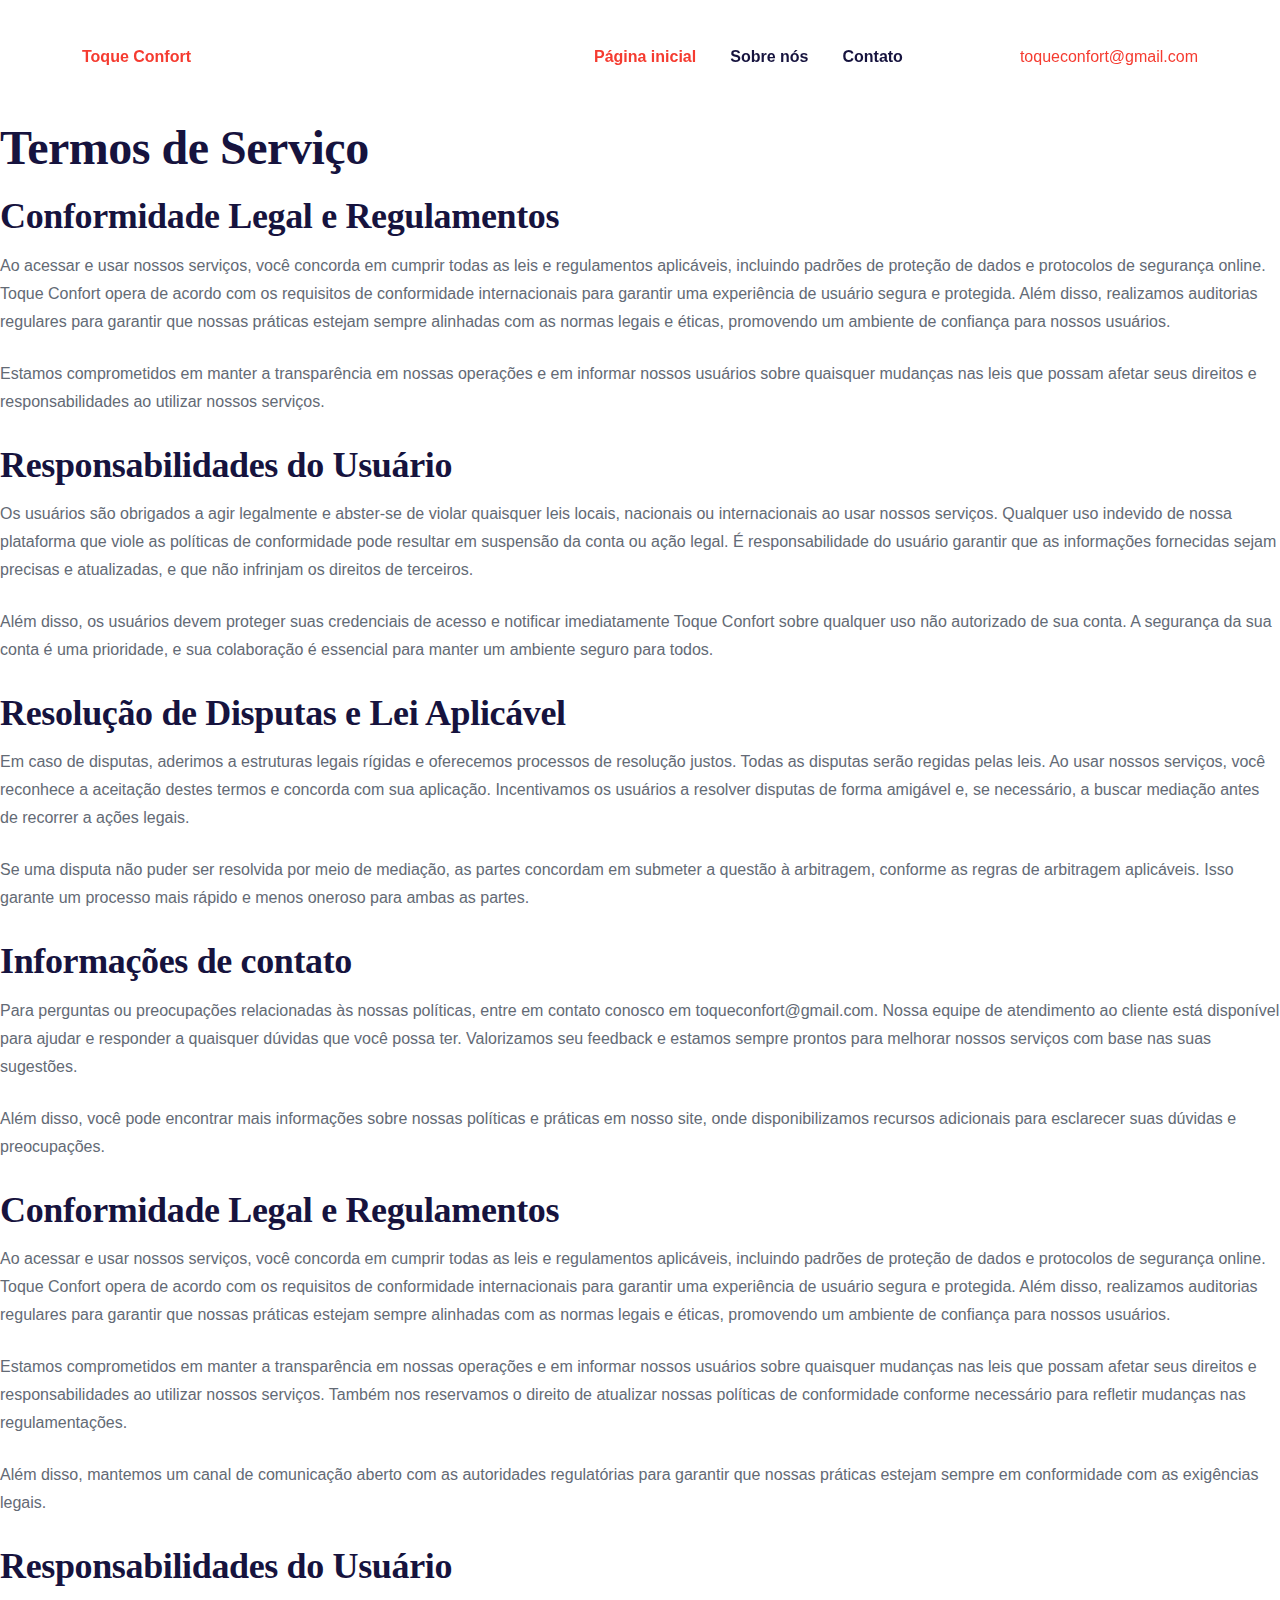
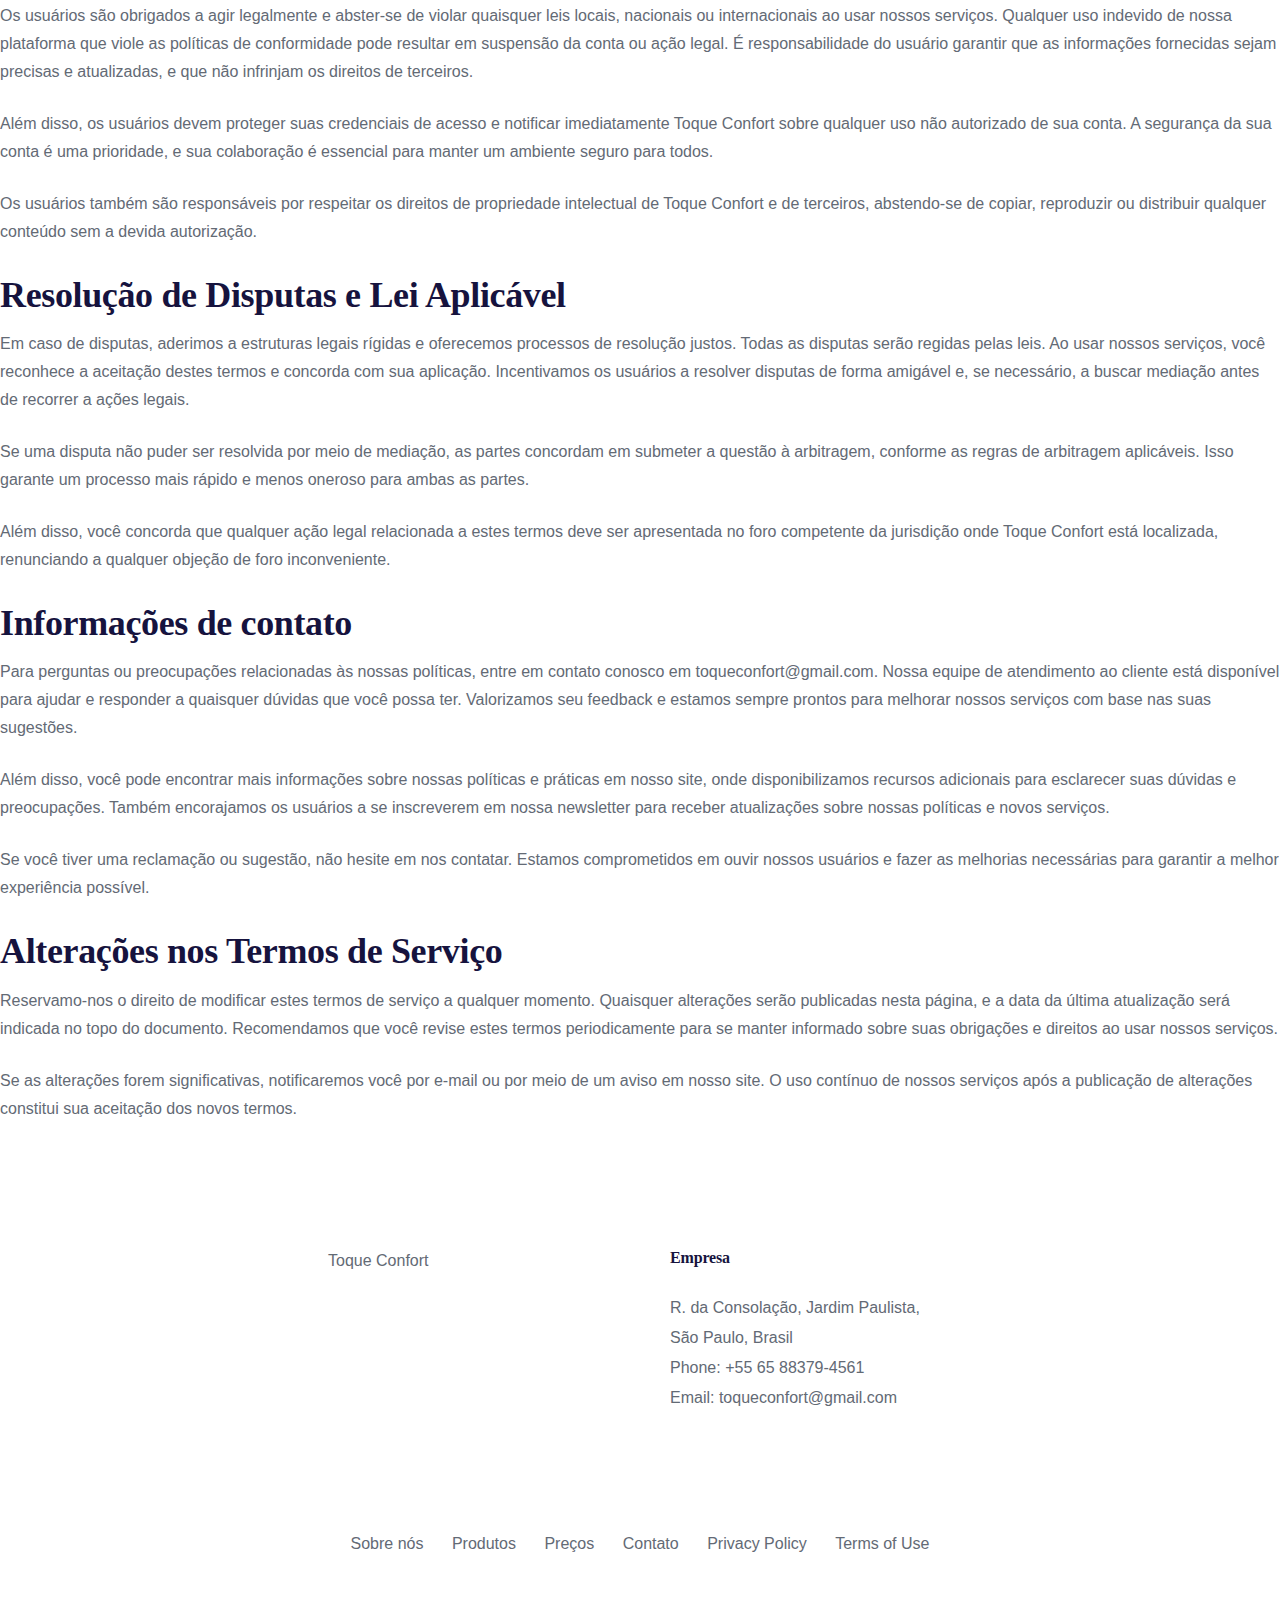
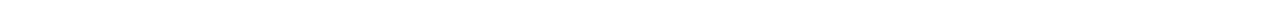
<file: terms-conditions.html>
<!DOCTYPE html>
<html lang="pt-BR">
<head>
  <title>Toque Confort - Terms of Use</title>

  <meta charset="utf-8">
  <!--[if IE]><meta http-equiv='X-UA-Compatible' content='IE=edge,chrome=1'><![endif]-->
  <meta name="viewport" content="width=device-width, initial-scale=1, maximum-scale=1">
  <meta name="description" content="Na Toque Confort, sua experiência de compra é nossa prioridade.">

  <!-- Css -->
  <link rel="stylesheet" href="css/global.css" />
  <link rel="stylesheet" href="css/font-icons.css" />
  <link rel="stylesheet" href="css/style.css" />

  <!-- Favicons -->
  <link rel="shortcut icon" href="img/latest3.jpeg">

</head>

<body>

  <main class="main-wrapper">

    <!-- Navigation -->
    <header class="nav">
      <div class="nav__holder nav--sticky">
        <div class="container-fluid container-semi-fluid nav__container">
          <div class="flex-parent">
            <div class="nav__header">
              <!-- Logo -->
              <a href="index.html" class="logo-container">
                <div style="font-weight: 700;">Toque Confort</div>
              </a>

              <!-- Mobile toggle -->
              <button type="button" class="nav__icon-toggle" id="nav__icon-toggle" data-toggle="collapse" data-target="#navbar-collapse">
                <span class="sr-only">Toggle navigation</span>
                <span class="nav__icon-toggle-bar"></span>
                <span class="nav__icon-toggle-bar"></span>
                <span class="nav__icon-toggle-bar"></span>
              </button> 
            </div>                      

            <!-- Navbar -->
            <nav id="navbar-collapse" class="nav__wrap collapse navbar-collapse nav--align-right">
              <ul class="nav__menu">
                <li class="nav__dropdown active">
                  <a href="index.html" aria-haspopup="true">Página inicial</a>
                </li>
                <li class="nav__dropdown">
                  <a href="index.html" aria-haspopup="true">Sobre nós</a>
                  <i class="ui-arrow-down nav__dropdown-trigger" role="button" aria-haspopup="true" aria-expanded="false"></i>
                  <ul class="nav__dropdown-menu">
                    <li><a href="about.html">Informação</a></li>
                    <li><a href="services.html">Produtos</a></li>
                    <li><a href="pricing.html">Preços</a></li>
                  </ul>
                </li>
                <li>
                  <a href="contact.html">Contato</a>
                </li>
              </ul> <!-- end menu -->
            </nav> <!-- end nav-wrap -->            


            <!-- Nav Right -->
            <div class="nav__right d-none d-lg-flex">
              <div class="nav__right-item">
                <a href="mailto:toqueconfort@gmail.com">
                  toqueconfort@gmail.com</a
                >
              </div>

            </div> <!-- end nav right -->
        
          </div> <!-- end flex-parent -->
        </div> <!-- end container -->

      </div>
    </header>
    <section class="terms">
        <h1>Termos de Serviço</h1>
    <h2>Conformidade Legal e Regulamentos</h2>
    <p>Ao acessar e usar nossos serviços, você concorda em cumprir todas as leis e regulamentos aplicáveis, incluindo padrões de proteção de dados e protocolos de segurança online. Toque Confort opera de acordo com os requisitos de conformidade internacionais para garantir uma experiência de usuário segura e protegida. Além disso, realizamos auditorias regulares para garantir que nossas práticas estejam sempre alinhadas com as normas legais e éticas, promovendo um ambiente de confiança para nossos usuários.</p>
    <p>Estamos comprometidos em manter a transparência em nossas operações e em informar nossos usuários sobre quaisquer mudanças nas leis que possam afetar seus direitos e responsabilidades ao utilizar nossos serviços.</p>
    
    <h2>Responsabilidades do Usuário</h2>
    <p>Os usuários são obrigados a agir legalmente e abster-se de violar quaisquer leis locais, nacionais ou internacionais ao usar nossos serviços. Qualquer uso indevido de nossa plataforma que viole as políticas de conformidade pode resultar em suspensão da conta ou ação legal. É responsabilidade do usuário garantir que as informações fornecidas sejam precisas e atualizadas, e que não infrinjam os direitos de terceiros.</p>
    <p>Além disso, os usuários devem proteger suas credenciais de acesso e notificar imediatamente Toque Confort sobre qualquer uso não autorizado de sua conta. A segurança da sua conta é uma prioridade, e sua colaboração é essencial para manter um ambiente seguro para todos.</p>
    
    <h2>Resolução de Disputas e Lei Aplicável</h2>
    <p>Em caso de disputas, aderimos a estruturas legais rígidas e oferecemos processos de resolução justos. Todas as disputas serão regidas pelas leis. Ao usar nossos serviços, você reconhece a aceitação destes termos e concorda com sua aplicação. Incentivamos os usuários a resolver disputas de forma amigável e, se necessário, a buscar mediação antes de recorrer a ações legais.</p>
    <p>Se uma disputa não puder ser resolvida por meio de mediação, as partes concordam em submeter a questão à arbitragem, conforme as regras de arbitragem aplicáveis. Isso garante um processo mais rápido e menos oneroso para ambas as partes.</p>
    
    <h2>Informações de contato</h2>
    <p>Para perguntas ou preocupações relacionadas às nossas políticas, entre em contato conosco em toqueconfort@gmail.com. Nossa equipe de atendimento ao cliente está disponível para ajudar e responder a quaisquer dúvidas que você possa ter. Valorizamos seu feedback e estamos sempre prontos para melhorar nossos serviços com base nas suas sugestões.</p>
    <p>Além disso, você pode encontrar mais informações sobre nossas políticas e práticas em nosso site, onde disponibilizamos recursos adicionais para esclarecer suas dúvidas e preocupações.</p>
    <h2>Conformidade Legal e Regulamentos</h2>
    <p>Ao acessar e usar nossos serviços, você concorda em cumprir todas as leis e regulamentos aplicáveis, incluindo padrões de proteção de dados e protocolos de segurança online. Toque Confort opera de acordo com os requisitos de conformidade internacionais para garantir uma experiência de usuário segura e protegida. Além disso, realizamos auditorias regulares para garantir que nossas práticas estejam sempre alinhadas com as normas legais e éticas, promovendo um ambiente de confiança para nossos usuários.</p>
    <p>Estamos comprometidos em manter a transparência em nossas operações e em informar nossos usuários sobre quaisquer mudanças nas leis que possam afetar seus direitos e responsabilidades ao utilizar nossos serviços. Também nos reservamos o direito de atualizar nossas políticas de conformidade conforme necessário para refletir mudanças nas regulamentações.</p>
    <p>Além disso, mantemos um canal de comunicação aberto com as autoridades regulatórias para garantir que nossas práticas estejam sempre em conformidade com as exigências legais.</p>
    
    <h2>Responsabilidades do Usuário</h2>
    <p>Os usuários são obrigados a agir legalmente e abster-se de violar quaisquer leis locais, nacionais ou internacionais ao usar nossos serviços. Qualquer uso indevido de nossa plataforma que viole as políticas de conformidade pode resultar em suspensão da conta ou ação legal. É responsabilidade do usuário garantir que as informações fornecidas sejam precisas e atualizadas, e que não infrinjam os direitos de terceiros.</p>
    <p>Além disso, os usuários devem proteger suas credenciais de acesso e notificar imediatamente Toque Confort sobre qualquer uso não autorizado de sua conta. A segurança da sua conta é uma prioridade, e sua colaboração é essencial para manter um ambiente seguro para todos.</p>
    <p>Os usuários também são responsáveis por respeitar os direitos de propriedade intelectual de Toque Confort e de terceiros, abstendo-se de copiar, reproduzir ou distribuir qualquer conteúdo sem a devida autorização.</p>
    
    <h2>Resolução de Disputas e Lei Aplicável</h2>
    <p>Em caso de disputas, aderimos a estruturas legais rígidas e oferecemos processos de resolução justos. Todas as disputas serão regidas pelas leis. Ao usar nossos serviços, você reconhece a aceitação destes termos e concorda com sua aplicação. Incentivamos os usuários a resolver disputas de forma amigável e, se necessário, a buscar mediação antes de recorrer a ações legais.</p>
    <p>Se uma disputa não puder ser resolvida por meio de mediação, as partes concordam em submeter a questão à arbitragem, conforme as regras de arbitragem aplicáveis. Isso garante um processo mais rápido e menos oneroso para ambas as partes.</p>
    <p>Além disso, você concorda que qualquer ação legal relacionada a estes termos deve ser apresentada no foro competente da jurisdição onde Toque Confort está localizada, renunciando a qualquer objeção de foro inconveniente.</p>
    
    <h2>Informações de contato</h2>
    <p>Para perguntas ou preocupações relacionadas às nossas políticas, entre em contato conosco em toqueconfort@gmail.com. Nossa equipe de atendimento ao cliente está disponível para ajudar e responder a quaisquer dúvidas que você possa ter. Valorizamos seu feedback e estamos sempre prontos para melhorar nossos serviços com base nas suas sugestões.</p>
    <p>Além disso, você pode encontrar mais informações sobre nossas políticas e práticas em nosso site, onde disponibilizamos recursos adicionais para esclarecer suas dúvidas e preocupações. Também encorajamos os usuários a se inscreverem em nossa newsletter para receber atualizações sobre nossas políticas e novos serviços.</p>
    <p>Se você tiver uma reclamação ou sugestão, não hesite em nos contatar. Estamos comprometidos em ouvir nossos usuários e fazer as melhorias necessárias para garantir a melhor experiência possível.</p>
    
    <h2>Alterações nos Termos de Serviço</h2>
    <p>Reservamo-nos o direito de modificar estes termos de serviço a qualquer momento. Quaisquer alterações serão publicadas nesta página, e a data da última atualização será indicada no topo do documento. Recomendamos que você revise estes termos periodicamente para se manter informado sobre suas obrigações e direitos ao usar nossos serviços.</p>
    <p>Se as alterações forem significativas, notificaremos você por e-mail ou por meio de um aviso em nosso site. O uso contínuo de nossos serviços após a publicação de alterações constitui sua aceitação dos novos termos.</p>
    
</section>
<footer class="footer">
    <div class="container">
      <div class="footer__widgets">
        <div class="row">

          <div class="col-lg-3 col-md-6">
            <div class="widget widget-about-us">
              <!-- Logo -->
              <a href="index.html" class="logo-container flex-child">
                Toque Confort
              </a>
            </div>
          </div> <!-- end about us -->

          <div class="col-lg-3 col-md-6">
            <div class="widget widget-address">
              <h5 class="widget-title">Empresa</h5>
              <ul>
                <li><a target="_blank" href="https://maps.app.goo.gl/i9WB9ZLtB7BB88Au5">R. da Consolação, Jardim Paulista, São Paulo, Brasil</a></li>
                <li>
                  <span>Phone: </span>
                  <a href="tel:+55-65-88379-4561">+55 65 88379-4561</a>
                </li>
                <li>
                  <span>Email: </span>
                  <a href="mailto:toqueconfort@gmail.com">
                    toqueconfort@gmail.com</a
                  > 
                </li>
              </ul>
            </div>
          </div>           

        </div>
      </div>    
    </div> <!-- end container -->

    <div class="footer__bottom">
      <div class="container">
        <div class="row">              
          <div class="col-lg-6">
            <div class="widget widget_nav_menu">
              <ul>
                <li><a href="about.html">Sobre nós</a></li>
                <li><a href="services.html">Produtos</a></li>
                <li><a href="pricing.html">Preços</a></li>
                <li><a href="contact.html">Contato</a></li>
                <li><a href="privacy-policy.html">Privacy Policy</a></li>
                <li><a href="terms-conditions.html">Terms of Use</a></li>
              </ul>
            </div>
          </div>
        </div>            
      </div>
    </div> <!-- end footer bottom -->
  </footer> <!-- end footer -->

</div> <!-- end content wrapper -->
</main> <!-- end main wrapper -->
<script src="script.js"></script>
</body>
</html>
</file>
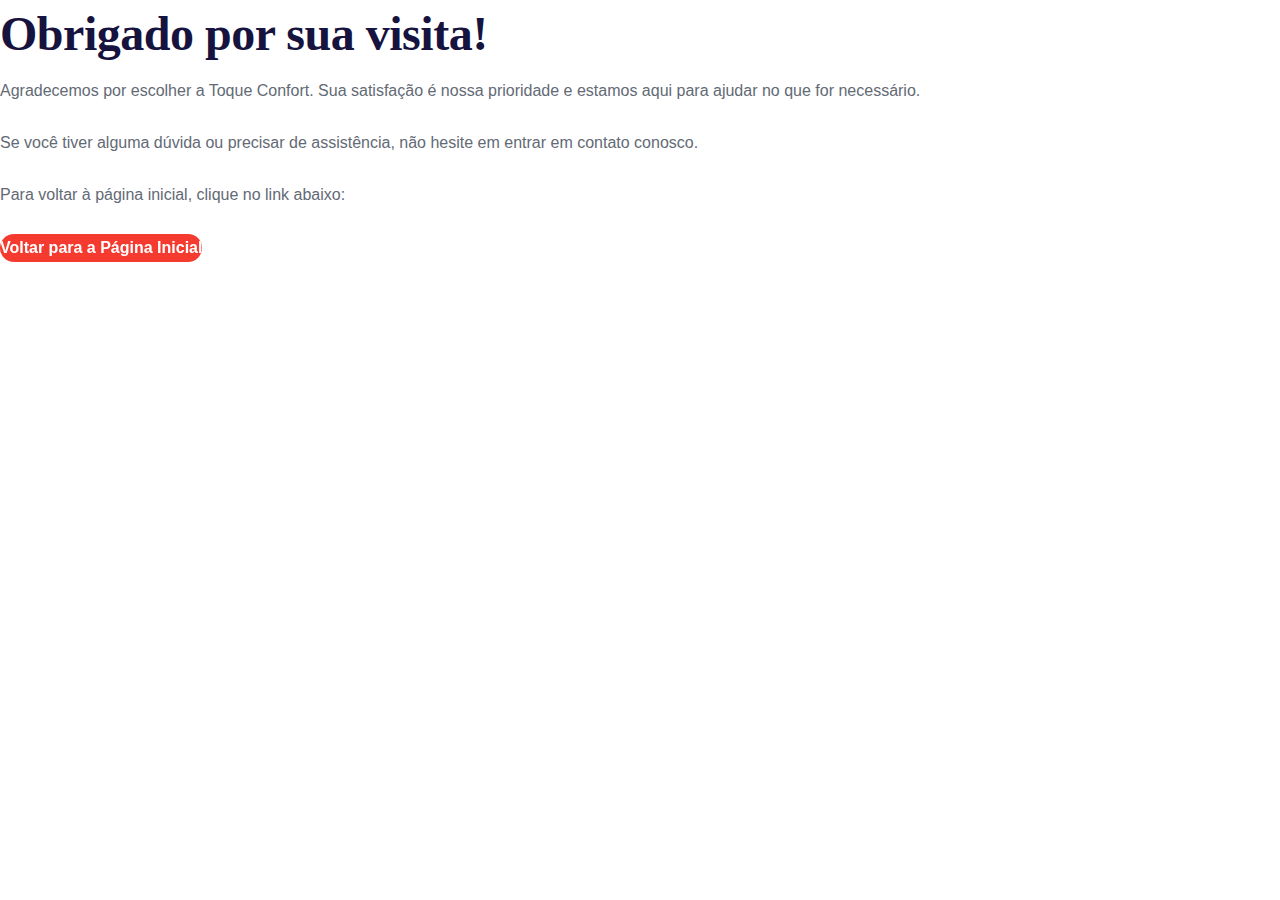
<file: thanks.html>
<!DOCTYPE html>
<html lang="pt-BR">
<head>
  <title>Toque Confort - Thanks</title>

  <meta charset="utf-8">
  <!--[if IE]><meta http-equiv='X-UA-Compatible' content='IE=edge,chrome=1'><![endif]-->
  <meta name="viewport" content="width=device-width, initial-scale=1, maximum-scale=1">
  <meta name="description" content="oferecer produtos de têxtil para o lar que não apenas atendam às suas necessidades">

  <!-- Css -->
  <link rel="stylesheet" href="css/global.css" />
  <link rel="stylesheet" href="css/font-icons.css" />
  <link rel="stylesheet" href="css/style.css" />

  <!-- Favicons -->
  <link rel="shortcut icon" href="img/latest3.jpeg">

</head>

<body>

  <main class="main-wrapper">

    <div class="thanks-container">
        <h1>Obrigado por sua visita!</h1>
        <p>Agradecemos por escolher a Toque Confort. Sua satisfação é nossa prioridade e estamos aqui para ajudar no que for necessário.</p>
        <p>Se você tiver alguma dúvida ou precisar de assistência, não hesite em entrar em contato conosco.</p>
        <p>Para voltar à página inicial, clique no link abaixo:</p>
        <a href="index.html" class="btn">Voltar para a Página Inicial</a>
    </div>

</main> <!-- end main wrapper -->
</body>
</html>
</file>
<file: css/global.css>
:root{--blue:#007bff;--indigo:#6610f2;--purple:#6f42c1;--pink:#e83e8c;--red:#dc3545;--orange:#fd7e14;--yellow:#ffc107;--green:#28a745;--teal:#20c997;--cyan:#17a2b8;--white:#fff;--gray:#6c757d;--gray-dark:#343a40;--primary:#007bff;--secondary:#6c757d;--success:#28a745;--info:#17a2b8;--warning:#ffc107;--danger:#dc3545;--light:#f8f9fa;--dark:#343a40;--breakpoint-xs:0;--breakpoint-sm:576px;--breakpoint-md:768px;--breakpoint-lg:992px;--breakpoint-xl:1200px;--font-family-sans-serif:-apple-system, BlinkMacSystemFont, "Segoe UI", Roboto, "Helvetica Neue", Arial, sans-serif, "Apple Color Emoji", "Segoe UI Emoji", "Segoe UI Symbol", "Noto Color Emoji";--font-family-monospace:SFMono-Regular, Menlo, Monaco, Consolas, "Liberation Mono", "Courier New", monospace}@media print{*,:after,:before{text-shadow:none!important;-webkit-box-shadow:none!important;box-shadow:none!important}a:not(.btn){text-decoration:underline}img{page-break-inside:avoid}h2,h3,p{orphans:3;widows:3}h2,h3{page-break-after:avoid}@page{size:a3}body{min-width:992px!important}.container{min-width:992px!important}}*,:after,:before{-webkit-box-sizing:border-box;box-sizing:border-box}html{font-family:sans-serif;line-height:1.15;-webkit-text-size-adjust:100%;-ms-text-size-adjust:100%;-ms-overflow-style:scrollbar;-webkit-tap-highlight-color:rgba(0, 0, 0, 0)}@-ms-viewport{width:device-width}article,footer,header,main,nav,section{display:block}body{margin:0;font-family:-apple-system, BlinkMacSystemFont, "Segoe UI", Roboto, "Helvetica Neue", Arial, sans-serif, "Apple Color Emoji", "Segoe UI Emoji", "Segoe UI Symbol", "Noto Color Emoji";font-size:1rem;font-weight:400;line-height:1.5;color:#212529;text-align:left;background-color:#fff}h1,h2,h3,h4,h5{margin-top:0;margin-bottom:0.5rem}p{margin-top:0;margin-bottom:1rem}ul{margin-top:0;margin-bottom:1rem}ul ul{margin-bottom:0}a{color:#007bff;text-decoration:none;background-color:transparent;-webkit-text-decoration-skip:objects}a:hover{color:#0056b3;text-decoration:underline}img{vertical-align:middle;border-style:none}label{display:inline-block;margin-bottom:0.5rem}button{border-radius:0}button:focus{outline:1px dotted;outline:5px auto -webkit-focus-ring-color}button,input,textarea{margin:0;font-family:inherit;font-size:inherit;line-height:inherit}button,input{overflow:visible}button{text-transform:none}[type=submit],button,html [type=button]{-webkit-appearance:button}[type=button]::-moz-focus-inner,[type=submit]::-moz-focus-inner,button::-moz-focus-inner{padding:0;border-style:none}input[type=checkbox]{-webkit-box-sizing:border-box;box-sizing:border-box;padding:0}textarea{overflow:auto;resize:vertical}::-webkit-file-upload-button{font:inherit;-webkit-appearance:button}.container{width:100%;padding-right:30px;padding-left:30px;margin-right:auto;margin-left:auto}@media (min-width:576px){.container{max-width:540px}}@media (min-width:768px){.container{max-width:720px}}@media (min-width:992px){.container{max-width:960px}}@media (min-width:1200px){.container{max-width:1140px}}.container-fluid{width:100%;padding-right:30px;padding-left:30px;margin-right:auto;margin-left:auto}.row{display:-webkit-box;display:-ms-flexbox;display:flex;justify-content: center;-ms-flex-wrap:wrap;flex-wrap:wrap;margin-right:-30px;margin-left:-30px}.no-gutters{margin-right:0;margin-left:0}.no-gutters>[class*=col-]{padding-right:0;padding-left:0}.col-lg-3,.col-lg-4,.col-lg-5,.col-lg-6,.col-lg-7,.col-lg-8,.col-lg-10,.col-md-6,.col-sm-6{position:relative;width:100%;min-height:1px;padding-right:30px;padding-left:30px}@media (min-width:576px){.col-sm-6{-webkit-box-flex:0;-ms-flex:0 0 50%;flex:0 0 50%;max-width:50%}}@media (min-width:768px){.col-md-6{-webkit-box-flex:0;-ms-flex:0 0 50%;flex:0 0 50%;max-width:50%}}@media (min-width:992px){.col-lg-3{-webkit-box-flex:0;-ms-flex:0 0 25%;flex: 0 0 30%;}.col-lg-4{-webkit-box-flex:0;-ms-flex:0 0 33.33333%;flex:0 0 33.33333%;max-width:33.33333%}.col-lg-5{-webkit-box-flex:0;-ms-flex:0 0 41.66667%;flex:0 0 41.66667%;max-width:41.66667%}.col-lg-6{-webkit-box-flex:0;width: fit-content}.col-lg-7{-webkit-box-flex:0;-ms-flex:0 0 58.33333%;flex:0 0 58.33333%;max-width:58.33333%}.col-lg-8{-webkit-box-flex:0;-ms-flex:0 0 66.66667%;flex:0 0 66.66667%;max-width:66.66667%}.col-lg-10{-webkit-box-flex:0;-ms-flex:0 0 83.33333%;flex:0 0 83.33333%;max-width:83.33333%}.offset-lg-1{margin-left:8.33333%}}@media (max-width:991.98px){.row{padding-top: 30px;}}.close:not(:disabled):not(.disabled){cursor:pointer}.close:not(:disabled):not(.disabled):focus,.close:not(:disabled):not(.disabled):hover{color:#000;text-decoration:none;opacity:.75}.d-none{display:none!important}@media (min-width:992px){.d-lg-flex{display:-webkit-box!important;display:-ms-flexbox!important;display:flex!important}}.justify-content-center{-webkit-box-pack:center!important;-ms-flex-pack:center!important;justify-content:center!important}.sr-only{position:absolute;width:1px;height:1px;padding:0;overflow:hidden;clip:rect(0, 0, 0, 0);white-space:nowrap;border:0}.mb-0{margin-bottom:0!important}.pt-0{padding-top:0!important}.pb-0{padding-bottom:0!important}
</file>
<file: css/font-icons.css>
@font-face {
  font-family: 'ui-icons';
  src:
       url('ui-icons.woff2') format('woff2'),
       url('ui-icons.woff') format('woff'),
       url('ui-icons.ttf') format('ttf');
  font-weight: normal;
  font-style: normal;
}
 
 [class^="ui-"]:before {
  font-family: "ui-icons";
  font-style: normal;
  font-weight: normal;
  speak: none;
 
  display: inline-block;
  text-decoration: inherit;
  width: 1em;
  margin-right: .2em;
  text-align: center;
  /* opacity: .8; */
 
  /* For safety - reset parent styles, that can break glyph codes*/
  font-variant: normal;
  text-transform: none;
 
  /* fix buttons height, for twitter bootstrap */
  line-height: 1em;
 
  /* Animation center compensation - margins should be symmetric */
  /* remove if not needed */
  margin-left: .2em;
 
  /* you can be more comfortable with increased icons size */
  /* font-size: 120%; */
 
  /* Font smoothing. That was taken from TWBS */
  -webkit-font-smoothing: antialiased;
  -moz-osx-font-smoothing: grayscale;
 
  /* Uncomment for 3D effect */
  /* text-shadow: 1px 1px 1px rgba(127, 127, 127, 0.3); */
} /* '' */ /* '' */ /* '' */ /* '' */ /* '' */ /* '' */ /* '' */ /* '' */ /* '' */ /* '' */ /* '' */ /* '' */ /* '' */ /* '' */
.ui-arrow-down:before { content: '\f123'; } /* '' */ /* '' */ /* '' */ /* '' */ /* '' */ /* '' */ /* '' */ /* '' */ /* '' */ /* '' */ /* '' */ /* '' */ /* '' */ /* '' */ /* '' */ /* '' */ /* '' */ /* '' */ /* '' */ /* '' */ /* '' */ /* '' */ /* '' */ /* '' */ /* '' */ /* '' */ /* '' */ /* '' */ /* '' */ /* '' */ /* '' */ /* '' */ /* '' */ /* '' */ /* '' */ /* '' */ /* '' */ /* '' */ /* '' */ /* '' */ /* '' */



/*
    Icon Font orion-font generated from orioniconlibrary.com
  */

  @font-face {
  font-family: "orion-font";
  src: 
       url("orion-font.woff2") format("woff2"),
       url("orion-font.woff") format("woff"),
       url("orion-font.ttf") format("ttf");
  font-weight: normal;
  font-style: normal;
}

@media screen and (-webkit-min-device-pixel-ratio:0) {
  @font-face {
    font-family: "orion-font";
    src: url("orion-font.svg#orion-font") format("svg");
  }
}

  .o-certificate-1::before,
  .o-contact-1::before,
  .o-edit-folder-1::before,
  .o-handshake-1::before,
  .o-pin-1::before,
  .o-read-email-1::before {
    display: inline-block;
  font-family: "orion-font";
  font-style: normal;
  font-weight: normal;
  font-variant: normal;
  line-height: 1;
  text-decoration: inherit;
  text-rendering: optimizeLegibility;
  text-transform: none;
  -moz-osx-font-smoothing: grayscale;
  -webkit-font-smoothing: antialiased;
  font-smoothing: antialiased;
  }
.o-certificate-1::before { content: "\f268"; }
.o-contact-1::before { content: "\f26e"; }
.o-edit-folder-1::before { content: "\f278"; }
.o-handshake-1::before { content: "\f27c"; }
.o-pin-1::before { content: "\f25c"; }
.o-read-email-1::before { content: "\f28f"; }
</file>
<file: css/style.css>
html {
	font-size: 100%; }

::-moz-selection {
	color: #fff;
	background-color: #212121; }

::-webkit-selection {
	color: #fff;
	background-color: #212121; }

::selection {
	color: #fff;
	background-color: #212121; }

:focus {
	outline: none; }

body {
	margin: 0 auto;
	padding: 0;
	font-family: "Barlow", sans-serif;
	font-size: 1rem;
	line-height: 1.75;
	font-smoothing: antialiased;
	-webkit-font-smoothing: antialiased;
	-moz-font-smoothing: antialiased;
	background: #fff;
	outline: 0;
	overflow-x: hidden;
	overflow-y: auto;
	color: #636A75;
	max-width: 1440px;
}
	body img {
		border: none;
		max-width: 100%;
		-webkit-user-select: none;
		-moz-user-select: none;
		-o-user-select: none;
		-ms-user-select: none;
		    user-select: none; }

a {
	text-decoration: none;
	color: #F53B30;
	transition: color 0.1s ease-in-out; }
	a:hover, a:focus {
		text-decoration: none;
		color: #16133E; }

p {
	margin: 0 0 24px; }

#navbar-collapse {
    display: block; /* Скрываем меню по умолчанию */
    transition: all 0.3s ease; /* Плавный переход */
}

#navbar-collapse.collapse {
    display: none; /* Показываем меню */
}

.nav__dropdown-menu.show {
    display: block; /* Показываем выпадающее меню */
}

.no-scroll {
    overflow: hidden; /* Отключаем прокрутку */
}
/*-------------------------------------------------------*/
/* Preloader
/*-------------------------------------------------------*/

/*-------------------------------------------------------*/
/* Typography
/*-------------------------------------------------------*/
ul {
	margin: 0;
	padding: 0; }

h1, h2, h3, h4, h5 {
	font-family: "Merriweather", serif;
	margin-top: 0;
	margin-bottom: 10px;
	color: #16133E;
	font-weight: 700;
	line-height: 1.4;
	letter-spacing: -0.01em; }

h1 {
	font-size: 3rem; }

h2 {
	font-size: 2.25rem; }

h3 {
	font-size: 1.75rem; }

h4 {
	font-size: 1.5rem; }

h5 {
	font-size: 1.375rem; }

@media only screen and (max-width: 767px) {
	h1 {
		font-size: 2.5rem; }
	h2 {
		font-size: 1.75rem; }
	h3 {
		font-size: 1.625rem; } }

h4 > a {
	color: inherit; }
	h4 > a:hover, h4 > a:focus {
		color: #F53B30; }

.text-center {
	text-align: center; }

.title-row {
	margin-bottom: 64px;
	position: relative; }
	@media only screen and (max-width: 991px) {
		.title-row {
			margin-bottom: 32px; } }

.subtitle {
	font-size: 1.125rem;
	line-height: 1.56;
	font-weight: 500;
	margin-bottom: 0; }

.lead {
	font-size: 1.125rem;
	line-height: 1.666666; }

/*-------------------------------------------------------*/
/* Grid
/*-------------------------------------------------------*/
.section-wrap {
	padding: 70px 0;
	position: relative;
	background-size: cover;
	background-position: center; }
	@media only screen and (max-width: 991px) {
		.section-wrap {
			padding: 80px 0; } }
	@media only screen and (min-width: 992px) {
		.section-wrap--pt-220 {
			padding-top: 220px; }
		.section-wrap--pt-180 {
			padding-top: 180px; }
		.section-wrap--pt-140 {
			padding-top: 140px; }
		.section-wrap--pb-140 {
			padding-bottom: 140px; } }

.container-semi-fluid {
	padding: 0 50px; }
	@media only screen and (max-width: 767px) {
		.container-semi-fluid {
			padding: 0 20px; } }

@media (min-width: 1400px) {
	.container {
		max-width: 1320px; } }

/* Columns Gutters
-------------------------------------------------------*/

/* Flexbox
-------------------------------------------------------*/
.flex-parent {
	display: flex;
	flex-flow: row nowrap;
	justify-content: space-between; }

.flex-child {
	flex: 1 0 0; }

/*-------------------------------------------------------*/
/* Buttons
/*-------------------------------------------------------*/
.btn {
	font-weight: 700;
	font-family: "Barlow", sans-serif;
	overflow: hidden;
	display: inline-block;
	text-decoration: none;
	text-align: center;
	border: 0;
	border-radius: 50px;
	transition: all 0.2s ease-in-out;
	color: #fff;
	background-color: #F53B30;
	-webkit-backface-visibility: hidden;
	backface-visibility: hidden;
	position: relative;
	z-index: 1;
	white-space: nowrap;
	vertical-align: middle;
	touch-action: manipulation;
	cursor: pointer;
	-webkit-user-select: none;
	-moz-user-select: none;
	-ms-user-select: none;
	user-select: none; }
	.btn:hover {
		color: #fff;
		border-color: transparent; }
	.btn:focus {
		outline: none;
		color: #fff; }
	.btn--lg, .btn--lg.btn--button {
		font-size: 1.125rem;
		padding: 9px 40px; }
	.btn--lg.btn--button {
		height: 50px; }
	.btn--color {
		background-color: #F53B30; }
		.btn--color:hover {
			opacity: .92; }
	.btn--dark {
		background-color: #16133E; }
	.btn--wide {
		width: 100%; }
	.btn--dark:hover, .btn--dark:focus {
		background-color: #F53B30;
		border-color: transparent; }

/* Input Buttons
-------------------------------------------------------*/
.btn--button {
	border: none;
	margin-bottom: 0;
	width: auto; }
	.btn--button.btn--color {
		color: #fff; }
		.btn--button.btn--color:focus {
			background-color: #F53B30; }
	.btn--button.btn--wide {
		width: 100%; }

/*-------------------------------------------------------*/
/* Form Elements
/*-------------------------------------------------------*/
input,
textarea {
	height: 56px;
	border-radius: 3px;
	border: 1px solid #E8ECED;
	background-color: #fff;
	width: 100%;
	margin-bottom: 16px;
	padding: 0 12px;
	transition: border-color 0.3s ease-in-out, background-color 0.3s ease-in-out; }

textarea {
	height: auto;
	display: block;
	padding: 8px 16px; }

button,
input[type="submit"] {
	-webkit-appearance: button;
	cursor: pointer; }

input:focus,
textarea:focus {
	border-color: #F53B30;
	background-color: #fff;
	outline: none;
	box-shadow: none; }

/* Change Color of Placeholders */
input::-webkit-input-placeholder,
textarea::-webkit-input-placeholder {
	color: #636A75; }

input:-moz-placeholder,
textarea:-moz-placeholder {
	color: #636A75;
	opacity: 1; }

input::-moz-placeholder,
textarea::-moz-placeholder {
	color: #636A75;
	opacity: 1; }

input:-ms-input-placeholder,
textarea:-ms-input-placeholder {
	color: #636A75; }

label {
	color: #16133E;
	font-family: "Merriweather", serif;
	font-size: 0.9375rem;
	display: inline-block;
	vertical-align: middle;
	margin-bottom: 10px;
	line-height: 1.5; }

.form-group {
	position: relative; }

/* Checkboxes & Radio Buttons
-------------------------------------------------------*/
input[type="checkbox"] {
	min-width: 20px;
	width: 20px;
	height: 20px;
	margin-bottom: 0;
	vertical-align: middle;
	margin-right: 8px;
	text-align: center;
	line-height: 18px;
	border: 1px solid #cbd4d7;
	background-color: #fff;
	-moz-appearance: none;
	-webkit-appearance: none; }
	input[type="checkbox"]:hover {
		border-color: #afbdc0;
		background-color: #fff; }

input[type="checkbox"]:checked:after {
	content: '\f383';
	font-family: 'ui-icons'; }

.consent-checkbox {
	margin-top: 12px;
	margin-bottom: 32px;
	overflow: hidden; }
	.consent-checkbox__label {
		line-height: 20px;
		font-size: 1rem;
		color: #636A75;
		font-family: "Barlow", sans-serif; }
	.consent-checkbox input[type=checkbox] {
		float: left; }

/* GDPR Checkbox
-------------------------------------------------------*/

/*-------------------------------------------------------*/
/* Sliders
/*-------------------------------------------------------*/

.slick-slide {
	height: 100%;
	min-height: 1px; }

.slick-slide img {
	display: block; }

.slick-slider-row {
	margin: 0 -30px; }

.slick-slider-col {
	padding: 0 30px; 
	width: 30%;
}
.slick-team {
	display: flex;
    justify-content: center;
}
/* Arrows */

/* Custom Arrows Nav */

/* Arrows Outside */

/* Dots */

/*-------------------------------------------------------*/
/* Icon Font
/*-------------------------------------------------------*/
[class^="ui-"]:before {
	width: auto;
	margin-right: 0;
	margin-left: 0;
	line-height: normal; }

/*-------------------------------------------------------*/
/* Card
/*-------------------------------------------------------*/

/*-------------------------------------------------------*/
/* Popups
/*-------------------------------------------------------*/
/* Magnific Popup */

button::-moz-focus-inner {
	padding: 0;
	border: 0; }

/*-------------------------------------------------------*/
/* Tabs
/*-------------------------------------------------------*/

/*-------------------------------------------------------*/
/* Accordions and Toggles
/*-------------------------------------------------------*/
.accordion {
	margin-bottom: 8px; }
	.accordion__heading {
		position: relative;
		padding: 0;
		transition: all 0.1s ease-in-out; }
	.accordion__title {
		font-size: 1.25rem;
		margin-bottom: 0;
		padding-left: 32px; }
		@media only screen and (max-width: 767px) {
			.accordion__title {
				font-size: 1rem; } }

.accordion__link {
	display: block;
	position: relative;
	padding: 18px 0;
	border-bottom: 1px solid #E8ECED; }
	.accordion__link:hover .accordion__title {
		color: #636A75; }

.accordion__body {
	padding: 24px 0; }

/*-------------------------------------------------------*/
/* Alerts
/*-------------------------------------------------------*/

/*-------------------------------------------------------*/
/* Social Icons
/*-------------------------------------------------------*/

/*-------------------------------------------------------*/
/* Tables
/*-------------------------------------------------------*/

/*-------------------------------------------------------*/
/* Hero
/*-------------------------------------------------------*/

.main-wrapper {
	overflow: hidden;
	position: relative; }

/*-------------------------------------------------------*/
/* Service Boxes
/*-------------------------------------------------------*/
.service {
	z-index: 1;
	padding: 48px 40px;
	margin-bottom: 30px;
	display: block;
	background-color: #fff; }
	.service__icon {
		font-size: 4rem;
		line-height: 1;
		color: #F53B30;
		display: inline-block;
		margin-bottom: 32px; }
	.service__title {
		font-size: 1.25rem;
		margin-bottom: 18px; }
	.service__text {
		margin-bottom: 0;
		color: #636A75; }
	.service a {
		color: #636A75; }
		.service a:hover {
			color: #F53B30; }

/*-------------------------------------------------------*/
/* Testimonials
/*-------------------------------------------------------*/
.testimonial {
	position: relative; }
	@media only screen and (min-width: 992px) {
		.testimonial {
			max-width: 65%;
			margin-left: auto; } }
	@media (min-width: 1440px) {
		.testimonial {
			max-width: 68%; } }
	.testimonial__img-holder {
		background-size: cover;
		background-position: center center;
		background-repeat: no-repeat;
		width: 100%;
		height: 400px;
		position: relative; }
		@media only screen and (min-width: 992px) {
			.testimonial__img-holder {
				height: 360px;
				width: 360px;
				top: 72px;
				left: -288px;
				position: absolute; } }
		@media (min-width: 1200px) {
			.testimonial__img-holder {
				width: 480px;
				height: 480px;
				left: -408px; } }
	.testimonial__info {
		background-color: #16133E;
		height: 100%;
		padding: 50px; }
		@media only screen and (min-width: 992px) {
			.testimonial__info {
				padding: 124px 50px 0 220px; } }
	@media only screen and (min-width: 992px) {
		.testimonial__info-container {
			max-width: 700px; } }
	.testimonial .section-title {
		color: #fff;
		margin-bottom: 56px; }
	.testimonial__author {
		font-size: 1.125rem;
		color: #F53B30;
		display: block; }
		@media only screen and (min-width: 992px) {
			.testimonial__author {
				margin-top: 60px; } }
	.testimonial__company {
		color: #8B8F95;
		font-size: 0.9375rem; }
	.testimonial__text {
		font-size: 1.5rem;
		font-weight: 300;
		font-family: "Merriweather", serif;
		line-height: 1.5;
		margin-bottom: 14px;
		display: inline-block;
		position: relative;
		color: #fff; }
		.testimonial__text:before {
			content: '\e802';
			font-size: 1.2rem;
			font-family: 'ui-icons';
			position: absolute;
			top: -34px;
			left: 0px;
			color: #fff;
			opacity: .4; }
			@media only screen and (min-width: 992px) {
				.testimonial__text:before {
					top: 3px;
					left: -48px; } }

/*-------------------------------------------------------*/
/* Promo Section
/*-------------------------------------------------------*/

.promo__title {
	margin-bottom: 24px; }

.promo__text {
	margin-bottom: 40px; }

.promo__img-1 {
	box-shadow: -5px 10px 25px rgba(8, 15, 26, 0.3); 
	width: 400px;
	border-radius: 10px;
}

.promo__img-2 {
	box-shadow: -30px 30px 40px rgba(22, 19, 62, 0.2);
    position: absolute;
    top: -54px;
    right: 10px;
    width: 400px; 
	border-radius: 10px;
}

@media only screen and (max-width: 575px) {
	.promo__img {
		width: 50%; } }

/*-------------------------------------------------------*/
/* Call To Action
/*-------------------------------------------------------*/
.call-to-action {
	position: relative;
	background-size: cover;
	background-position: center center;
	background-repeat: no-repeat; }
	.call-to-action__title {
		font-size: 2.25rem;
		line-height: 1.4;
		margin-bottom: 16px; }
		@media only screen and (max-width: 575px) {
			.call-to-action__title {
				font-size: 1.5rem; } }
	.call-to-action__text {
		margin-bottom: 32px;
		color: #16133E; }

/*-------------------------------------------------------*/
/* Page Title
/*-------------------------------------------------------*/
.page-title {
	position: relative;
	width: 100%;
	overflow: hidden;
	display: block;
	padding: 210px 0 180px;
	background-size: cover;
	background-size: cover;
	background-position: center center;
	background-repeat: no-repeat;
	background-color: #F7F9FA; }
	.page-title__holder {
		max-width: 580px;
		position: relative; }
	.page-title__title {
		line-height: 1.3; }
	@media only screen and (max-width: 991px) {
		.page-title {
			padding: 80px 0; } }
	@media only screen and (max-width: 767px) {
		.page-title {
			padding: 40px 0; } }

/*-------------------------------------------------------*/
/* Benefits
/*-------------------------------------------------------*/

/*-------------------------------------------------------*/
/* Statistic
/*-------------------------------------------------------*/
.statistic {
	margin-bottom: 64px; }
	@media only screen and (min-width: 992px) {
		.statistic {
			padding-right: 24px;
			border-right: 1px solid rgba(255, 255, 255, 0.1); }
			.statistic-row > div:last-child .statistic {
				border-right: 0; } }
	.statistic__icon {
		color: #F53B30;
		display: block;
		font-size: 4.5rem;
		line-height: 1;
		margin-bottom: 10px; }
	.statistic__number {
		font-family: "Merriweather", serif;
		font-size: 2.6rem;
		font-weight: 700;
		display: inline-block;
		margin-bottom: 14px; }
	.statistic__title {
		font-size: 18px; }

/*-------------------------------------------------------*/
/* Team
/*-------------------------------------------------------*/
.team {
	margin-bottom: 32px; }
	.team__img {
		width: 100%; }
	.team__body {
		background-color: #fff;
		padding: 40px; }
	.team__name {
		font-size: 1.25rem;
		margin-bottom: 4px; }
	.team__occupation {
		font-size: 0.9375rem;
		font-weight: 600;
		display: inline-block;
		margin-bottom: 14px; }
	.team__text {
		margin-top: 20px;
		margin-bottom: 20px; }

/*-------------------------------------------------------*/
/* Newsletter
/*-------------------------------------------------------*/

/*-------------------------------------------------------*/
/* Pricing Tables
/*-------------------------------------------------------*/
.pricing {
	background-color: #fff;
	text-align: center;
	overflow: hidden;
	padding: 40px 30px 45px;
	margin-bottom: 20px;
	backface-visibility: hidden;
	-webkit-backface-visibility: hidden;
	position: relative;
	display: flex;
	flex-direction: column;
	transition: all 0.1s ease-in-out; }
	@media only screen and (min-width: 1200px) {
		.pricing {
			padding: 40px 72px 45px; } }
	@media only screen and (min-width: 992px) {
		.pricing {
			height: 100%; } }
	.pricing--best .pricing__price,
	.pricing--best .pricing__currency {
		color: #F53B30; }
	.pricing__title {
		font-size: 20px;
		margin-bottom: 7px; }
	.pricing__price-box {
		padding: 0 0 18px; }
	.pricing__price, .pricing__currency {
		font-size: 2.875rem;
		font-weight: 700;
		font-family: "Merriweather", serif; }
	.pricing__text {
		padding-bottom: 33px;
		border-bottom: 2px solid #E8ECED; }
	.pricing__button {
		margin-top: auto; }

/*-------------------------------------------------------*/
/* Moneyback
/*-------------------------------------------------------*/
.moneyback {
	padding: 72px 0;
	background-color: #F8FCFA;
	border-top: 1px solid #DFF7EA;
	border-bottom: 1px solid #DFF7EA; }
	.moneyback__container {
		text-align: center; }
	.moneyback__img {
		display: inline-block;
		margin-bottom: 32px; }
	.moneyback__title {
		margin-bottom: 10px; }
	.moneyback__text {
		margin-bottom: 0; }
	.moneyback__accent {
		color: #F53B30; }
	@media only screen and (min-width: 768px) {
		.moneyback__container {
			display: flex;
			align-items: center;
			text-align: left; }
		.moneyback__img {
			margin-right: 40px;
			margin-bottom: 0; } }

/*-------------------------------------------------------*/
/* Process
/*-------------------------------------------------------*/
.process {
	margin-bottom: 50px; }
	@media only screen and (min-width: 992px) {
		.process {
			margin-bottom: 100px; }
			.process:nth-child(odd) .process__info {
				margin-left: -40px;
				margin-right: auto; }
			.process:nth-child(even) .row > div:first-child {
				order: 2; }
			.process__info {
				margin-right: -40px;
				top: 40px; } }
	.process__img {
		width: 100%; }
	.process__info {
		background-color: #fff;
		padding: 72px 60px 60px 100px;
		height: 100%;
		position: relative;
		z-index: 1; }
		@media only screen and (max-width: 575px) {
			.process__info {
				padding: 48px 40px 40px 40px; } }
	.process__number {
		font-size: 2.25rem;
		font-family: "Merriweather", serif;
		float: left;
		margin-left: -40px;
		margin-top: -10px;
		line-height: 1; }
		@media only screen and (max-width: 575px) {
			.process__number {
				margin-left: 0;
				margin-right: 16px; } }
	.process__title {
		font-size: 1.25rem;
		margin-bottom: 24px; }
	.process__text:last-child {
		margin-bottom: 0; }

/*-------------------------------------------------------*/
/* Contoct Form
/*-------------------------------------------------------*/

#contact-form .message {
	height: 50px;
	width: 100%;
	font-size: 13px;
	line-height: 50px;
	text-align: center;
	float: none;
	margin-top: 20px;
	display: none;
	color: #fff; }

/*-------------------------------------------------------*/
/* Gmap
/*-------------------------------------------------------*/

/* Cookies banner
-------------------------------------------------------*/

/*-------------------------------------------------------*/
/* Contact Page
/*-------------------------------------------------------*/

/*-------------------------------------------------------*/
/* Icons Page
/*-------------------------------------------------------*/

/*-------------------------------------------------------*/
/* 404 Page
/*-------------------------------------------------------*/

/*-------------------------------------------------------*/
/* Blog
/*-------------------------------------------------------*/
.entry {
	overflow: hidden;
	position: relative;
	margin-bottom: 48px; }
	@media only screen and (max-width: 991px) {
		.entry {
			margin-bottom: 24px; } }
	.entry__header {
		margin-bottom: 32px; }
	.entry__img {
		width: 100%; }
	.entry__body {
		padding-bottom: 24px; }
	.entry__title {
		font-size: 1.625rem;
		line-height: 1.4;
		margin-bottom: 16px; }
	.entry-card .entry__title {
		font-size: 1.25rem; }
	.entry-card .entry__body {
		padding-bottom: 42px;
		border-bottom: 1px solid #E8ECED; }

/*-------------------------------------------------------*/
/* Meta
/*-------------------------------------------------------*/

.entry__category-item {
	margin-right: 4px;
	background-color: rgba(22, 19, 62, 0.36);
	padding: 2px 10px;
	font-size: 0.875rem;
	font-weight: 600;
	color: #fff;
	border-radius: 5px;
	margin-bottom: 5px;
	display: inline-block;
	transition: all 0.1s ease-in-out; }
	.entry__category-item:hover, .entry__category-item:focus {
		background-color: #F53B30;
		color: #fff; }
	.entry__category-item:last-child {
		margin-right: 0; }

.entry__header .entry__category {
	position: absolute;
	top: 20px;
	left: 20px;
	z-index: 3; }

/*-------------------------------------------------------*/
/* Pagination
/*-------------------------------------------------------*/

/*-------------------------------------------------------*/
/* Single Post
/*-------------------------------------------------------*/
/* Page Title
-------------------------------------------------------*/

/* Featured Image
-------------------------------------------------------*/

/* Article
-------------------------------------------------------*/

/* Entry Article Sidebar Layout
/*-------------------------------------------------------*/

/* Entry Share
/*-------------------------------------------------------*/

/* Entry Tags
/*-------------------------------------------------------*/

/* Author
/*-------------------------------------------------------*/

/* Comments
/*-------------------------------------------------------*/

/* Comment Form
/*-------------------------------------------------------*/

/* Entry Navigation
/*-------------------------------------------------------*/

/*-------------------------------------------------------*/
/* Navigation
/*-------------------------------------------------------*/
.nav {
	-webkit-backface-visibility: hidden;
	backface-visibility: hidden;
	z-index: 120;
	min-height: 114px;
	position: relative;
	/* Dropdowns (large screen) */ }
	@media only screen and (min-width: 992px) {
		.nav {
			padding-top: 21px;
			padding-bottom: 21px; } }
	@media only screen and (min-width: 1200px) {
		
		.nav__container {
			padding: 0 82px; } }
	.nav__menu, .nav__dropdown-menu {
		list-style: none; }
	.nav__menu {
		position: relative;
		display: inline-flex;
		align-items: center;
		flex-wrap: wrap; }
		.nav__menu li {
			position: relative; }
		.nav__menu > li > a {
			font-weight: 600;
			color: #16133E;
			font-size: 1rem;
			padding: 0 17px;
			line-height: 72px;
			display: block;
			position: relative; }
			.nav__menu > li > a:hover {
				color: #F53B30; }
		.nav__menu > .active > a {
			color: #F53B30; }
	@media only screen and (min-width: 992px) {
		.nav__wrap {
			display: block !important;
			height: auto !important; }
		.nav__menu > li {
			display: inline-block;
			text-align: center; }
		.nav__dropdown-menu {
			position: absolute;
			left: -5px;
			top: 100%;
			z-index: 1000;
			min-width: 220px;
			width: 100%;
			text-align: left;
			padding: 20px 0;
			list-style: none;
			white-space: nowrap;
			background-color: #fff;
			box-shadow: 0 4px 20px rgba(154, 161, 171, 0.25);
			-webkit-background-clip: padding-box;
			background-clip: padding-box;
			display: block;
			visibility: hidden;
			opacity: 0;
			transition: all 0.2s ease-in-out; }
			.nav__dropdown-menu > li > a {
				color: #636A75;
				padding: 3px 30px;
				display: block; }
				.nav__dropdown-menu > li > a:hover, .nav__dropdown-menu > li > a:focus {
					color: #F53B30; }
		.nav__menu > .nav__dropdown > .nav__dropdown-menu:before {
			content: "";
			display: block;
			width: 14px;
			height: 14px;
			background-color: #fff;
			position: absolute;
			top: -7px;
			left: 35px;
			-webkit-transform: rotate(45deg);
			transform: rotate(45deg); }
		.nav__dropdown:hover > .nav__dropdown-menu {
			opacity: 1;
			visibility: visible; }
		.nav__dropdown-trigger {
			display: none; } }

/* Logo
-------------------------------------------------------*/

/* Nav Flexbox
-------------------------------------------------------*/
header .flex-parent {
	align-items: center; }
	@media only screen and (max-width: 991px) {
		header .flex-parent {
			display: block; } }

.nav--align-right {
	margin-left: auto; }

/* Nav Right
-------------------------------------------------------*/
.nav__right {
	display: flex;
	margin-left: 100px;
	align-items: center; }
	.nav__right-item {
		display: flex;
		color: #16133E; }
		.nav__right-item:after {
			content: '';
			display: inline-block;
			height: 28px;
			width: 1px;
			margin: 0 29px;
			background-color: #E8ECED; }
		.nav__right-item:last-child:after {
			display: none; }
	.nav__right a:hover,
	.nav__right a:focus {
		color: #F53B30; }

/* Nav Phone
-------------------------------------------------------*/

/* Nav Search
-------------------------------------------------------*/

/* Mobile Search */

/* Nav Icon Toggle (mobile nav)
-------------------------------------------------------*/
.nav__icon-toggle {
	margin-left: auto;
	position: relative;
	padding: 9px 0 9px 10px;
	background-color: transparent;
	border: none;
	z-index: 50; }
	@media only screen and (min-width: 992px) {
		.nav__icon-toggle {
			display: none; } }
	.nav__icon-toggle-bar {
		background-color: #16133E;
		width: 18px;
		display: block;
		height: 2px;
		border-radius: 1px;
		margin-bottom: 4px; }
		.nav__icon-toggle-bar:last-child {
			margin-bottom: 0; }
	.nav__icon-toggle:focus .nav__icon-toggle-bar,
	.nav__icon-toggle:hover .nav__icon-toggle-bar {
		background-color: #F53B30; }
	.nav__icon-toggle:focus {
		outline: none; }

/* Sticky Nav
-------------------------------------------------------*/

/* Nav Button
-------------------------------------------------------*/

/* Go to Top
-------------------------------------------------------*/

/*-------------------------------------------------------*/
/* Nav Mobile Styles
/*-------------------------------------------------------*/
@media only screen and (max-width: 991px) {
	.nav {
		min-height: 72px;
		margin-top: 0;
		background-color: #fff; }
		.nav__wrap {
			padding-left: 0; }
		.nav__header {
			height: 72px;
			display: flex;
			align-items: center; }
		.nav__menu {
			display: block; }
		.nav__menu li a {
			padding: 0;
			line-height: 46px;
			height: 46px;
			display: block;
			border-bottom: 1px solid #E8ECED; }
		.nav__dropdown-menu a {
			color: #636A75; }
			.nav__dropdown-menu a:hover {
				color: #000; }
		.nav__dropdown-menu > li > a {
			padding-left: 10px; }
		.nav__dropdown-trigger {
			display: block;
			width: 30px;
			height: 46px;
			line-height: 46px;
			font-size: .75rem;
			text-align: center;
			position: absolute;
			right: 0;
			top: 0;
			z-index: 50;
			cursor: pointer; }
		.nav__dropdown-menu {
			display: none;
			width: 100% !important; } }

/*-------------------------------------------------------*/
/* Footer
/*-------------------------------------------------------*/
.footer {
	position: relative; }

/* Footer Widgets
-------------------------------------------------------*/
.footer__widgets {
	padding: 100px 0 20px; }
	@media only screen and (max-width: 991px) {
		.footer__widgets {
			padding: 72px 0 0; } }
	.footer__widgets a {
		color: #636A75; }
		.footer__widgets a:hover {
			color: #F53B30; }

/* Bottom Footer
-------------------------------------------------------*/
.footer__bottom {
	padding: 48px 0; }
	@media only screen and (max-width: 991px) {
		.footer__bottom {
			padding: 32px 0; } }
	.footer__bottom .widget_nav_menu {
		margin-bottom: 0; }
		@media only screen and (max-width: 991px) {
			.footer__bottom .widget_nav_menu {
				text-align: center;
				margin-bottom: 24px; } }
		.footer__bottom .widget_nav_menu li {
			display: inline-block;
			margin-right: 24px; }
			.footer__bottom .widget_nav_menu li:last-child {
				margin-right: 0; }

/*-------------------------------------------------------*/
/* WordPress Styles
/*-------------------------------------------------------*/

img {
	height: auto; }

/* Alignment
-------------------------------------------------------*/

/* Text meant only for screen readers. */

/*-------------------------------------------------------*/
/* Password
/*-------------------------------------------------------*/

/*-------------------------------------------------------*/
/* Sticky Post
/*-------------------------------------------------------*/

/*-------------------------------------------------------*/
/* Article styles
/*-------------------------------------------------------*/

/* Pagination */

/*-------------------------------------------------------*/
/* Widgets
/*-------------------------------------------------------*/
.widget {
	margin-bottom: 48px; }
	.widget li {
		list-style: none; }
	.widget-title {
		margin-bottom: 24px;
		font-size: 1rem;
		font-weight: 700; }

.widget-address {
	line-height: 30px; }

.widget_nav_menu li {
	line-height: 30px; }

.widget_nav_menu a {
	color: #636A75; }
	.widget_nav_menu a:hover {
		color: #F53B30; }

/* Widget Search
-------------------------------------------------------*/

/* Widget Popular Posts
-------------------------------------------------------*/

/* Widget Newsletter 
-------------------------------------------------------*/

/* Widget Socials
-------------------------------------------------------*/

/* Widget Tags / Entry Tags
-------------------------------------------------------*/

/*-------------------------------------------------------*/
/* Spacings
/*-------------------------------------------------------*/

.mt-32 {
	margin-top: 32px; }

.mb-0 {
	margin-bottom: 0 !important; }

.mb-32 {
	margin-bottom: 32px; }

.mb-40 {
	margin-bottom: 40px; }

.mb-56 {
	margin-bottom: 56px; }

.pt-0 {
	padding-top: 0; }

.pt-48 {
	padding-top: 48px; 
	display: flex;
	align-items: center;
	justify-content: center;
}

.pb-0 {
	padding-bottom: 0; }

.pb-40 {
	padding-bottom: 40px; }

.pb-72 {
	padding-bottom: 72px; }

@media only screen and (max-width: 991px) {
	.mt-md-72 {
		margin-top: 72px; }
	.mb-md-72 {
		margin-bottom: 72px; 
		padding-left: 20px;
        width: 50%;
	}
	.pb-md-24 {
		padding-bottom: 24px; } }

@media only screen and (max-width: 767px) {
	.mb-sm-24 {
		margin-bottom: 24px; } }

/*-------------------------------------------------------*/
/* Helper classes
/*-------------------------------------------------------*/

.oh {
	overflow: hidden; }

.bg-dark {
	background-color: #16133E; }

.bg-light {
	background-color: #F7F9FA; }

/* Section Dark / Background Image
-------------------------------------------------------*/
.bg-overlay .subtitle,
.bg-overlay .page-title__title,
.bg-dark .section-title,
.bg-dark .subtitle,
.bg-dark .call-to-action__title,
.bg-dark .statistic__number,
.bg-dark .statistic__title,
.bg-img .subtitle,
.bg-img .page-title__title {
	color: #fff; }

/* Box Shadow
-------------------------------------------------------*/
.box-shadow {
	box-shadow: 0px 15px 24px rgba(64, 90, 128, 0.05); }

/* Hovers
-------------------------------------------------------*/

.hover-down {
	transition: all 0.1s ease-in-out;
	top: 0;
	position: relative; }
	.hover-down:hover {
		box-shadow: 0px 5px 10px rgba(64, 90, 128, 0.05);
		top: 2px; }

.hover-line {
	position: relative; }
	.hover-line:before {
		content: '';
		display: block;
		height: 3px;
		width: 0;
		position: absolute;
		top: 0;
		left: 0;
		right: 0;
		margin: 0 auto;
		background-color: #F53B30;
		transition: all 0.1s ease-in-out; }
	.hover-line:hover:before {
		width: 100%; }

/* Offset
-------------------------------------------------------*/
.offset-top-100 {
	margin-top: -100px; }

/* Gradients / Overlays
-------------------------------------------------------*/
.bg-white-gradient:before {
	content: "";
	top: 0;
	display: block;
	position: absolute;
	width: 100%;
	height: 100%;
	background: rgba(255, 255, 255, 0.5);
	/* Old browsers */
	/* FF3.6+ */
	/* Chrome,Safari4+ */
	/* Chrome10+,Safari5.1+ */
	/* Opera 11.10+ */
	/* IE10+ */
	background: linear-gradient(to top, rgba(255, 255, 255, 0.5) 0%, #fff 100%);
	/* W3C */
	filter: progid:DXImageTransform.Microsoft.gradient( startColorstr='#ffffff', endColorstr='#000000',GradientType=0 );
	/* IE6-9 */ }

.bg-overlay {
	position: relative; }
	.bg-overlay:before {
		content: "";
		top: 0;
		display: block;
		position: absolute;
		width: 100%;
		height: 100%;
		background-color: rgba(22, 19, 62, 0.36); }

/* Section Dividers
-------------------------------------------------------*/

.bottom-divider {
	border-bottom: 1px solid #E8ECED; }

@media (max-width: 1200px) {
	.slick-team {
		flex-direction: column;
		align-items: center;
	}
	.slick-slide img {
		width: 50%;
	}
	.slick-slider-col {
		width: 100%;
	}
	.team__img-holder {
		display: flex;
	justify-content: center;
	}
}
</file>
